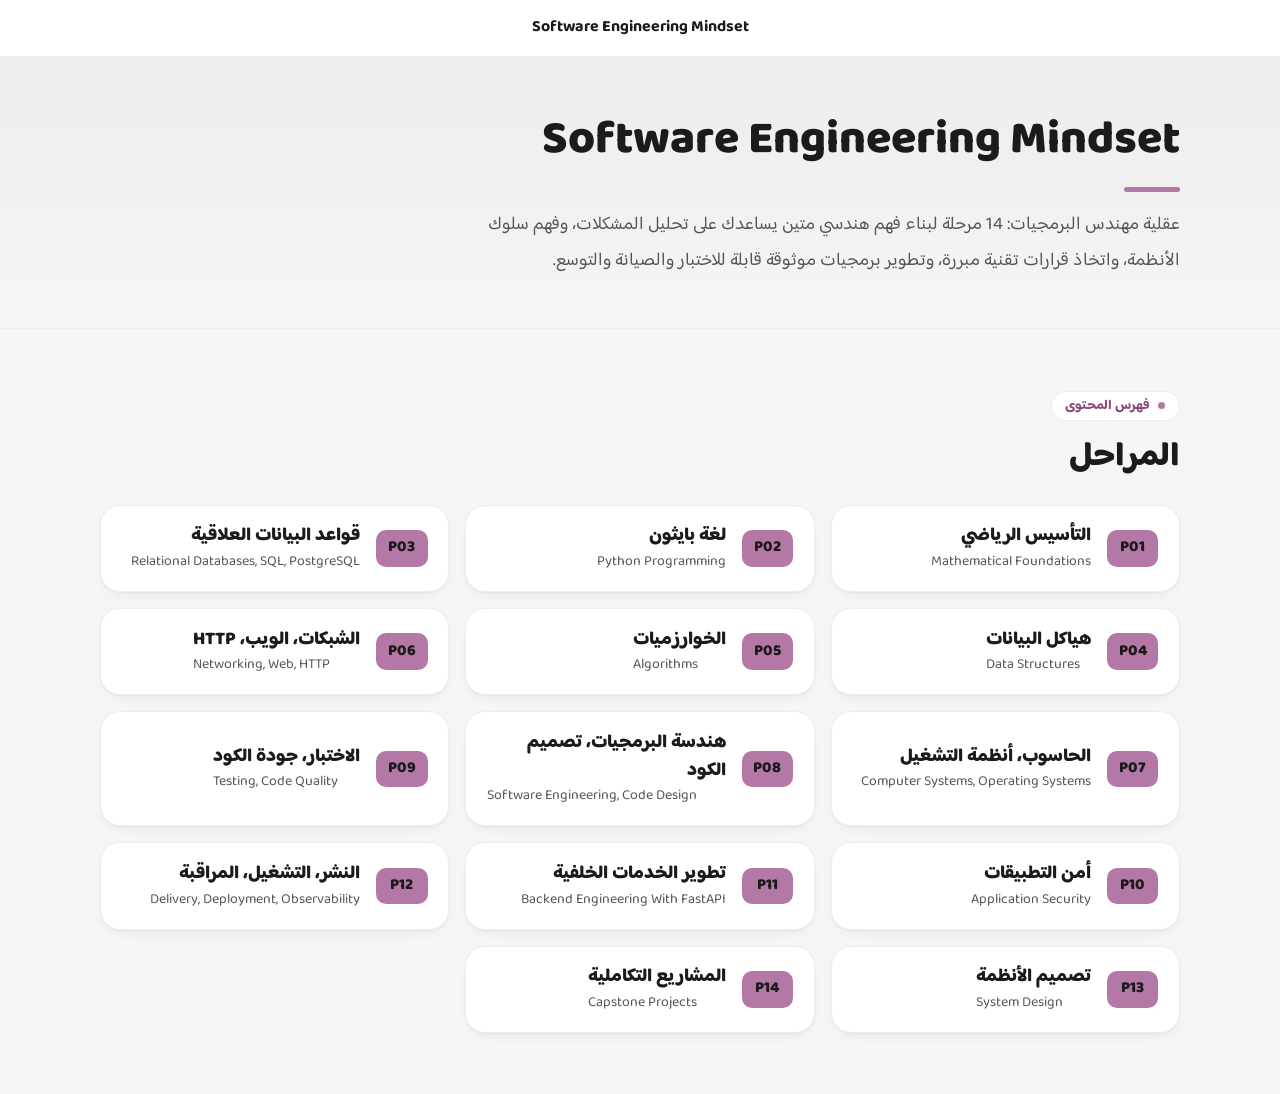
<file: index.html>
<!doctype html>
<html lang="ar" dir="rtl">
  <head>
    <meta charset="UTF-8" />
    <meta name="viewport" content="width=device-width, initial-scale=1.0" />
    <title>Software Engineering Mindset</title>

    <link rel="preconnect" href="https://fonts.googleapis.com" />
    <link rel="preconnect" href="https://fonts.gstatic.com" crossorigin />
    <link
      href="https://fonts.googleapis.com/css2?family=Baloo+Bhaijaan+2:wght@400;500;600;700;800&family=Fira+Code:wght@400;500&display=swap"
      rel="stylesheet"
    />
    <link rel="stylesheet" href="assets/style.css" />
  </head>

  <body>
    <div class="topbar">
      <div class="container container--wide topbar__inner">
        <span class="topbar__title" data-sync-title></span>
      </div>
    </div>

    <main>
      <header class="hero">
        <div class="container container--wide">
          <h1 class="hero__title">Software Engineering Mindset</h1>
          <p class="hero__lead">
            عقلية مهندس البرمجيات: 14 مرحلة لبناء فهم هندسي متين يساعدك على تحليل
            المشكلات، وفهم سلوك الأنظمة، واتخاذ قرارات تقنية مبررة، وتطوير برمجيات
            موثوقة قابلة للاختبار والصيانة والتوسع.
          </p>
        </div>
      </header>

      <section class="content-section" id="stages">
        <div class="container container--wide">
          <div class="content-section__eyebrow">فهرس المحتوى</div>
          <h2 class="content-section__title">المراحل</h2>

          <div class="stage-grid">
          <a class="stage-card" href="01-mathematical-foundations/index.html">
            <span class="stage-card__id">P01</span>
            <span>
              <span class="stage-card__title">التأسيس الرياضي</span>
              <span class="stage-card__en" dir="ltr">Mathematical Foundations</span>
            </span>
          </a>
          <a class="stage-card" href="02-python-programming/index.html">
            <span class="stage-card__id">P02</span>
            <span>
              <span class="stage-card__title">لغة بايثون</span>
              <span class="stage-card__en" dir="ltr">Python Programming</span>
            </span>
          </a>
          <a class="stage-card" href="03-relational-databases-postgresql/index.html">
            <span class="stage-card__id">P03</span>
            <span>
              <span class="stage-card__title">قواعد البيانات العلاقية</span>
              <span class="stage-card__en" dir="ltr">Relational Databases, SQL, PostgreSQL</span>
            </span>
          </a>
          <a class="stage-card" href="04-data-structures/index.html">
            <span class="stage-card__id">P04</span>
            <span>
              <span class="stage-card__title">هياكل البيانات</span>
              <span class="stage-card__en" dir="ltr">Data Structures</span>
            </span>
          </a>
          <a class="stage-card" href="05-algorithms/index.html">
            <span class="stage-card__id">P05</span>
            <span>
              <span class="stage-card__title">الخوارزميات</span>
              <span class="stage-card__en" dir="ltr">Algorithms</span>
            </span>
          </a>
          <a class="stage-card" href="06-networking-web-http/index.html">
            <span class="stage-card__id">P06</span>
            <span>
              <span class="stage-card__title">الشبكات، الويب، HTTP</span>
              <span class="stage-card__en" dir="ltr">Networking, Web, HTTP</span>
            </span>
          </a>
          <a class="stage-card" href="07-computer-systems-operating-systems/index.html">
            <span class="stage-card__id">P07</span>
            <span>
              <span class="stage-card__title">الحاسوب، أنظمة التشغيل</span>
              <span class="stage-card__en" dir="ltr">Computer Systems, Operating Systems</span>
            </span>
          </a>
          <a class="stage-card" href="08-software-engineering-code-design/index.html">
            <span class="stage-card__id">P08</span>
            <span>
              <span class="stage-card__title">هندسة البرمجيات، تصميم الكود</span>
              <span class="stage-card__en" dir="ltr">Software Engineering, Code Design</span>
            </span>
          </a>
          <a class="stage-card" href="09-testing-code-quality/index.html">
            <span class="stage-card__id">P09</span>
            <span>
              <span class="stage-card__title">الاختبار، جودة الكود</span>
              <span class="stage-card__en" dir="ltr">Testing, Code Quality</span>
            </span>
          </a>
          <a class="stage-card" href="10-application-security/index.html">
            <span class="stage-card__id">P10</span>
            <span>
              <span class="stage-card__title">أمن التطبيقات</span>
              <span class="stage-card__en" dir="ltr">Application Security</span>
            </span>
          </a>
          <a class="stage-card" href="11-backend-engineering-fastapi/index.html">
            <span class="stage-card__id">P11</span>
            <span>
              <span class="stage-card__title">تطوير الخدمات الخلفية</span>
              <span class="stage-card__en" dir="ltr">Backend Engineering With FastAPI</span>
            </span>
          </a>
          <a class="stage-card" href="12-delivery-deployment-observability/index.html">
            <span class="stage-card__id">P12</span>
            <span>
              <span class="stage-card__title">النشر، التشغيل، المراقبة</span>
              <span class="stage-card__en" dir="ltr">Delivery, Deployment, Observability</span>
            </span>
          </a>
          <a class="stage-card" href="13-system-design/index.html">
            <span class="stage-card__id">P13</span>
            <span>
              <span class="stage-card__title">تصميم الأنظمة</span>
              <span class="stage-card__en" dir="ltr">System Design</span>
            </span>
          </a>
          <a class="stage-card" href="14-capstone-projects/index.html">
            <span class="stage-card__id">P14</span>
            <span>
              <span class="stage-card__title">المشاريع التكاملية</span>
              <span class="stage-card__en" dir="ltr">Capstone Projects</span>
            </span>
          </a>
          </div>
        </div>
      </section>
    </main>

    <script src="assets/stage.js"></script>
  </body>
</html>
</file>
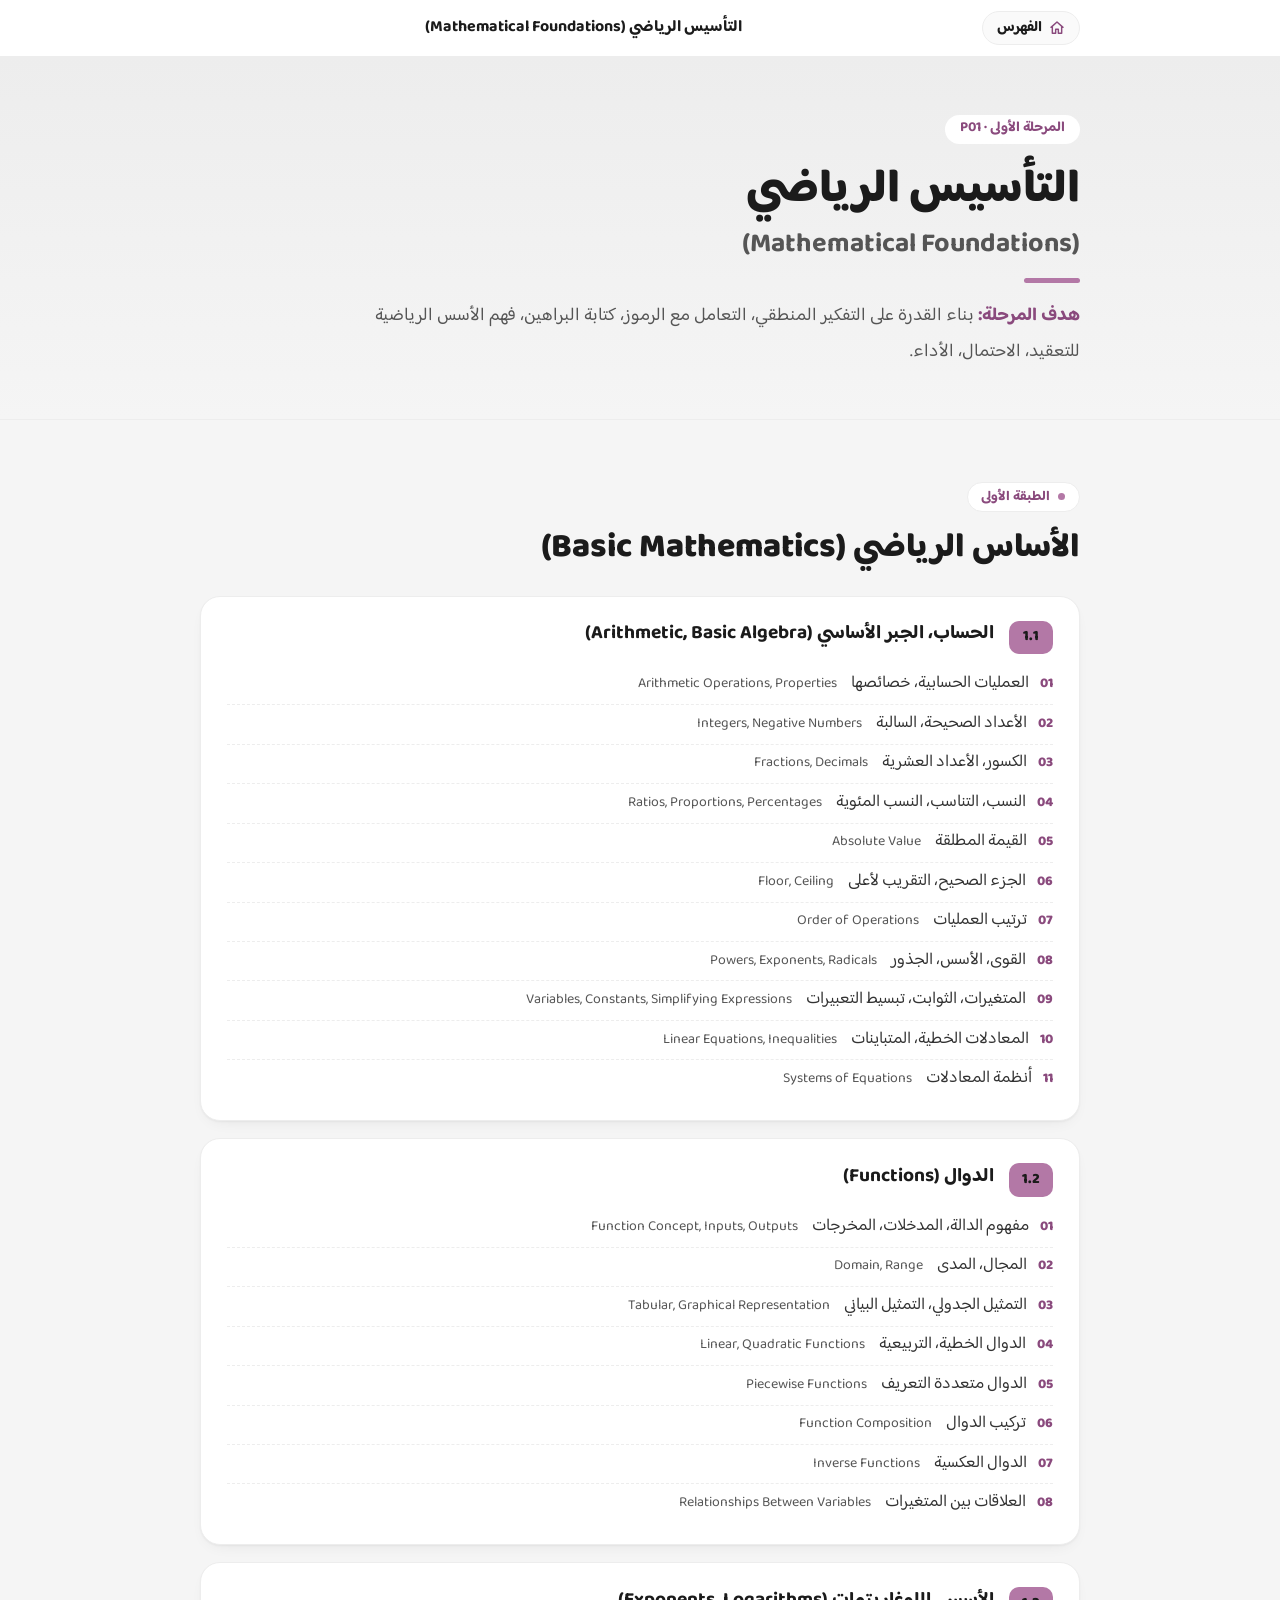
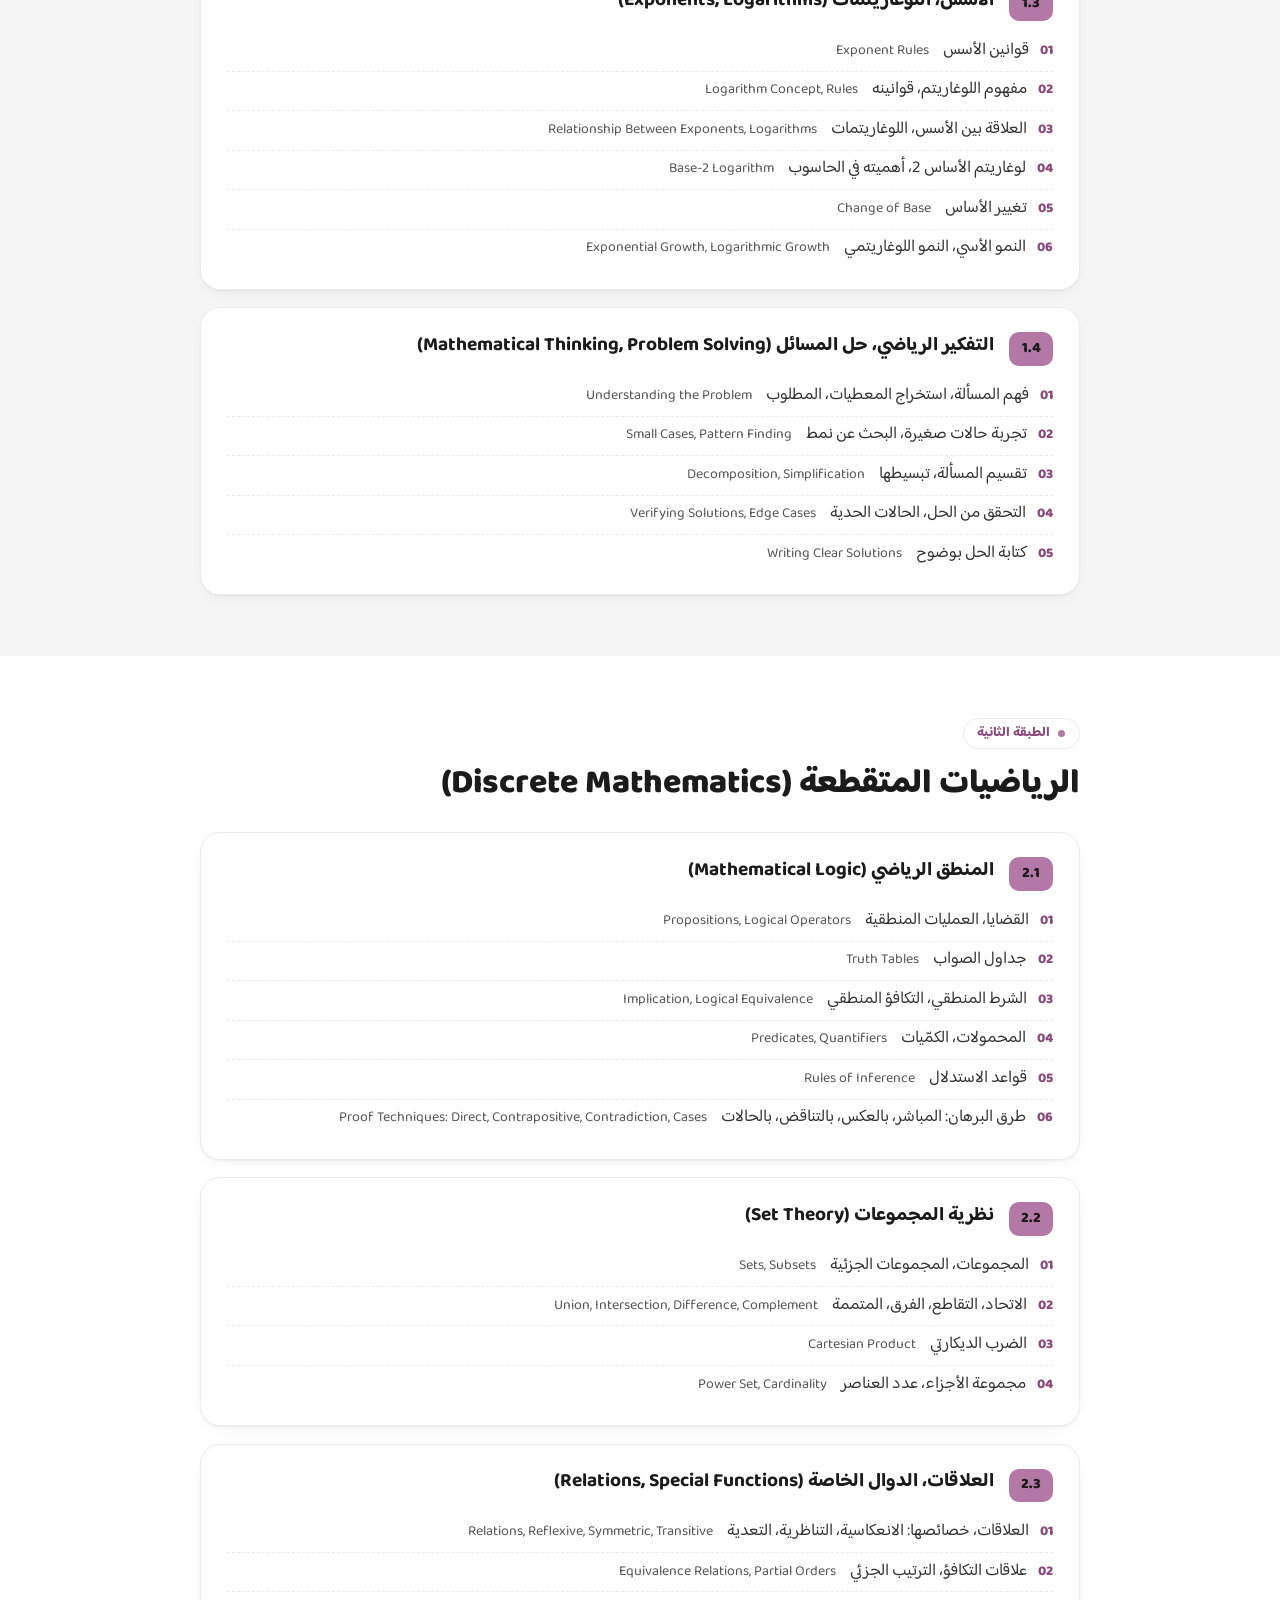
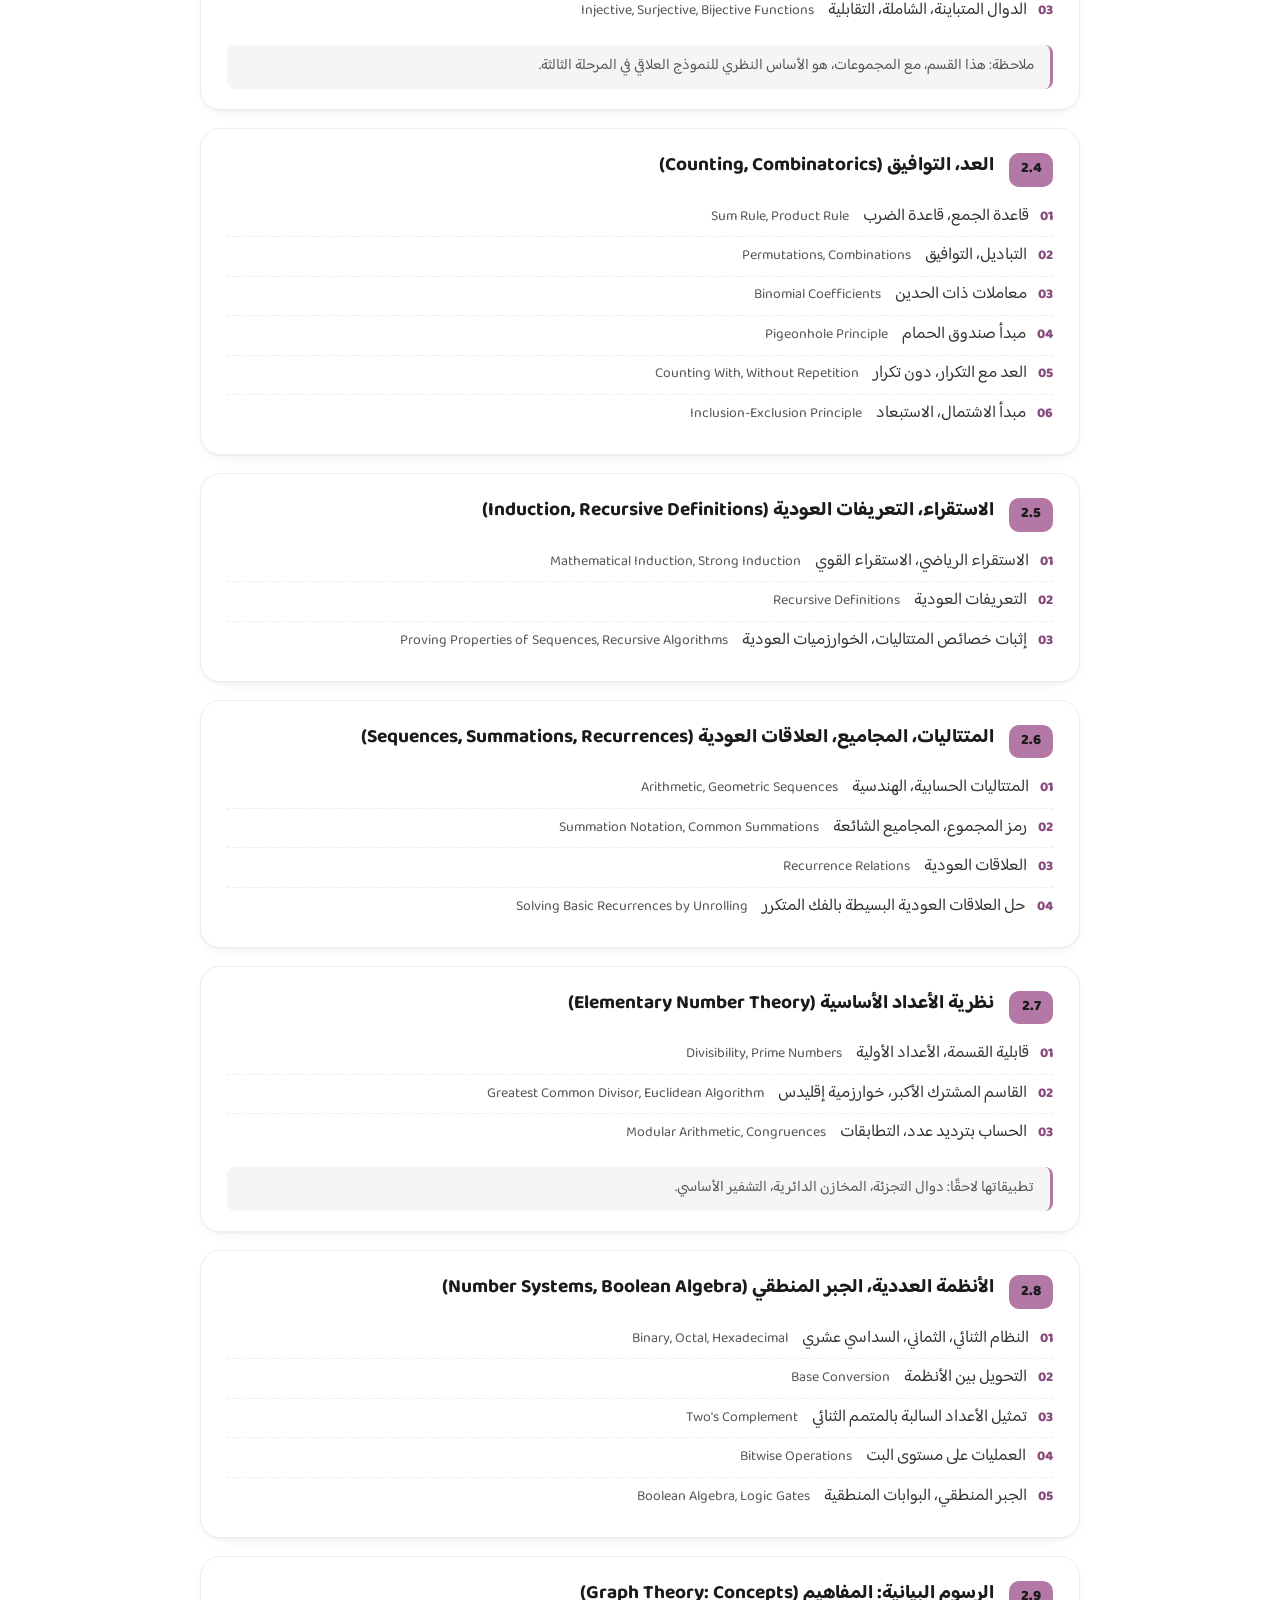
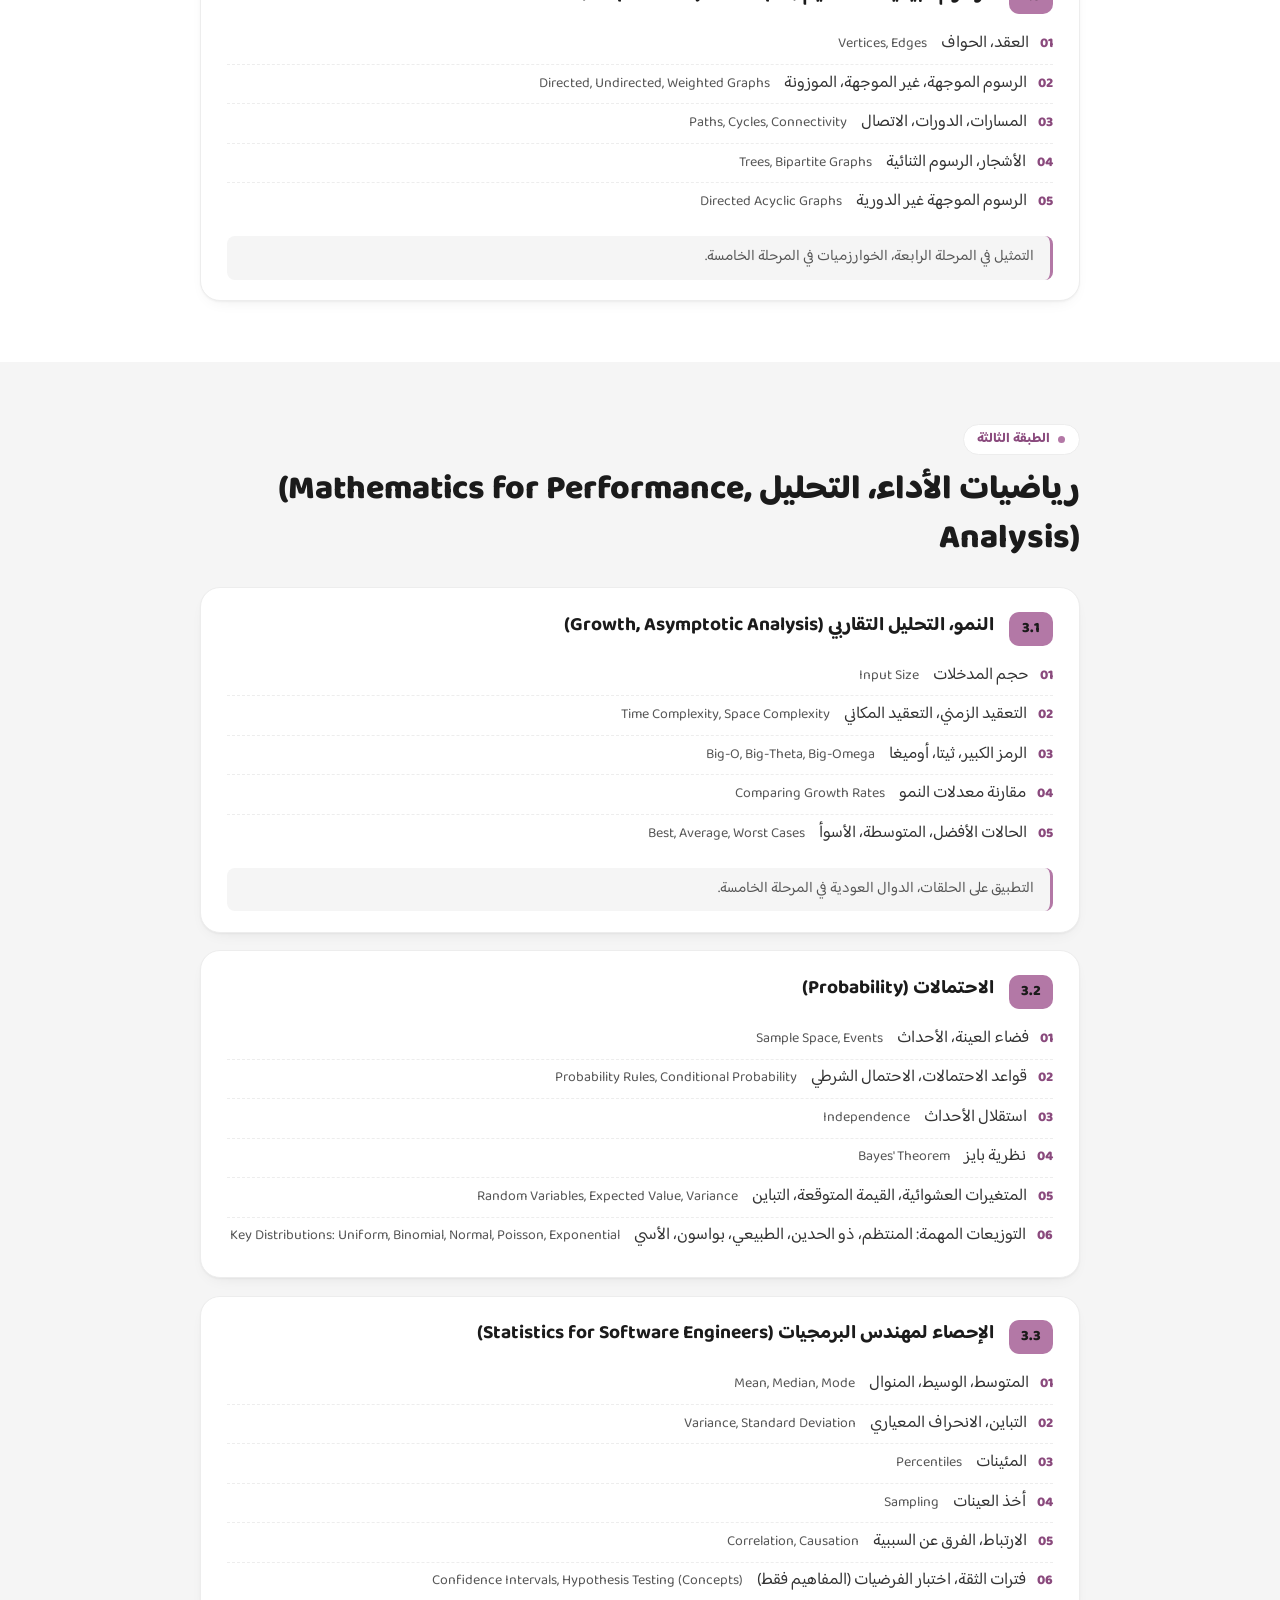
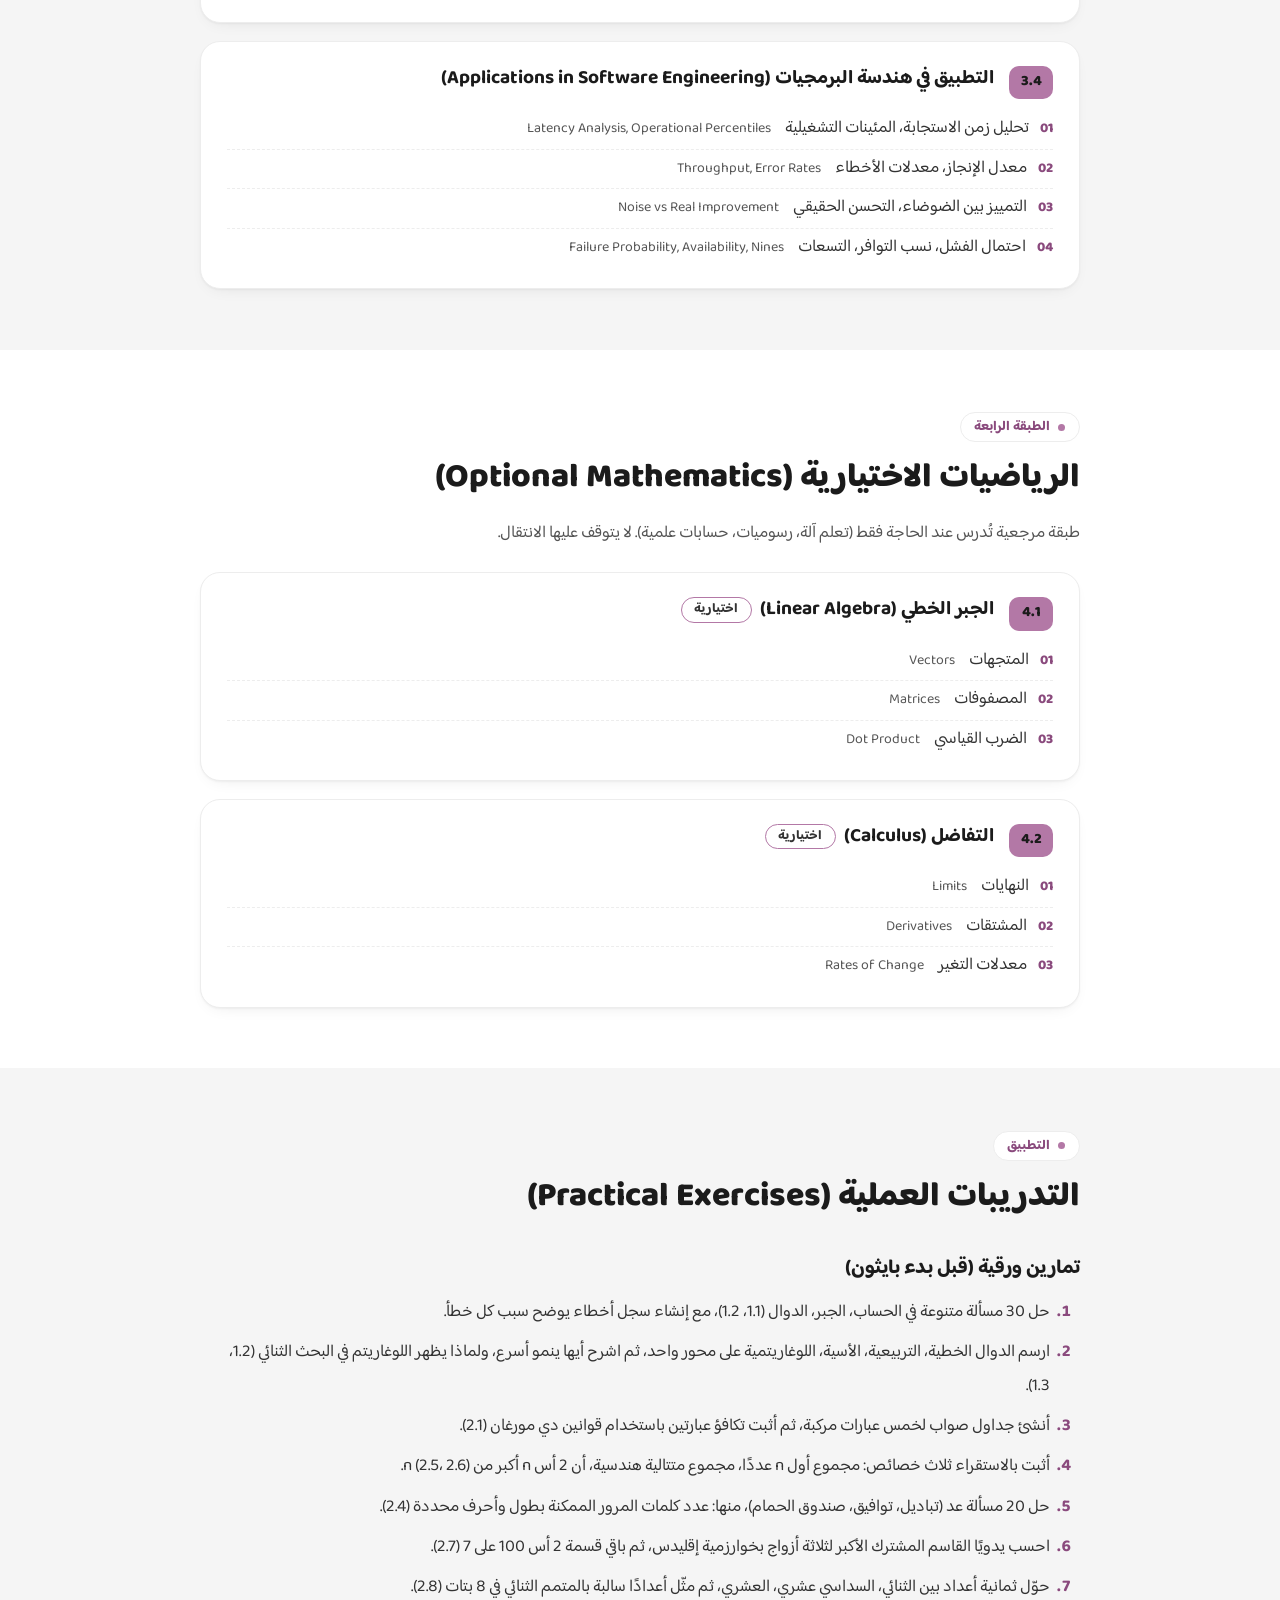
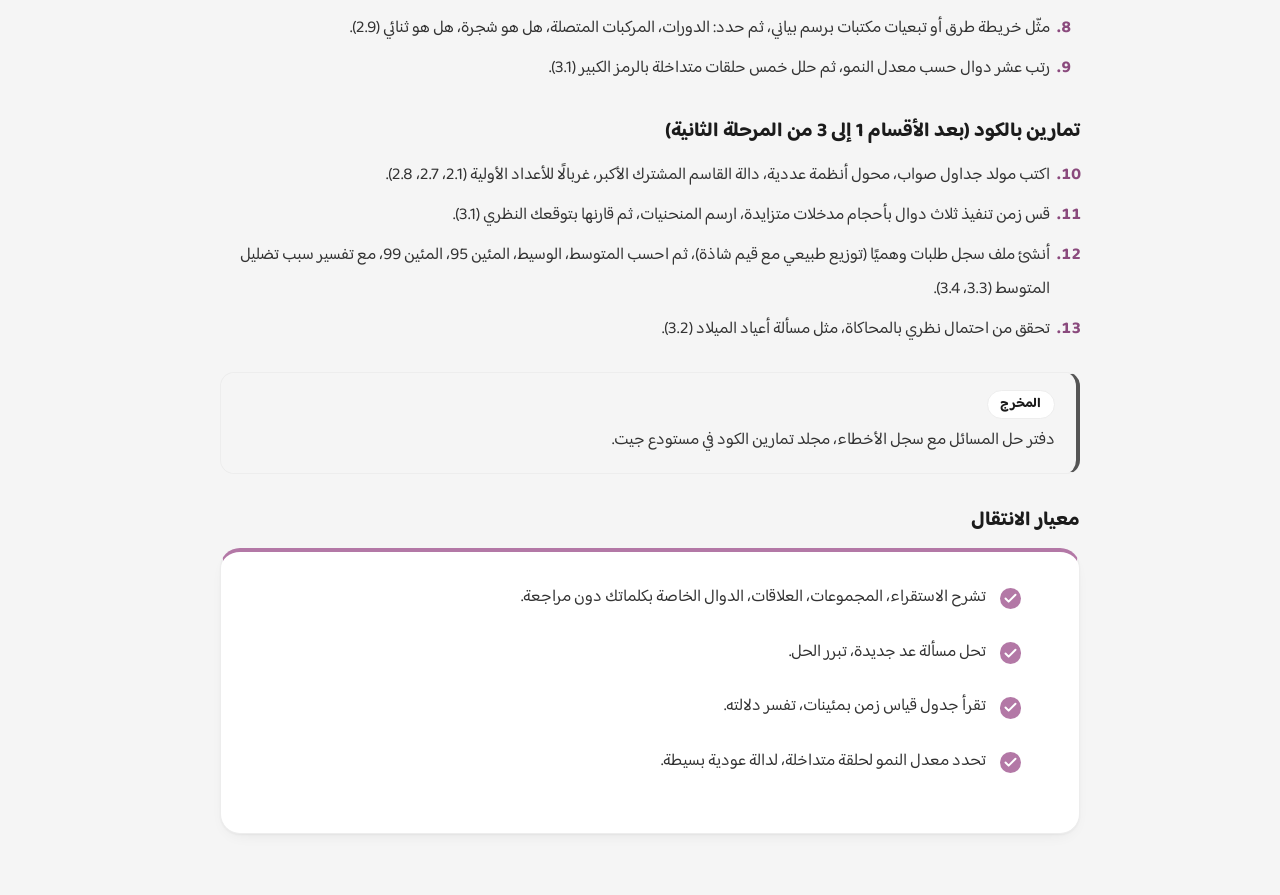
<file: 01-mathematical-foundations/index.html>
<!doctype html>
<html lang="ar" dir="rtl">
  <head>
    <meta charset="UTF-8" />
    <meta name="viewport" content="width=device-width, initial-scale=1.0" />
    <title>التأسيس الرياضي (Mathematical Foundations)</title>

    <link rel="preconnect" href="https://fonts.googleapis.com" />
    <link rel="preconnect" href="https://fonts.gstatic.com" crossorigin />
    <link
      href="https://fonts.googleapis.com/css2?family=Baloo+Bhaijaan+2:wght@400;500;600;700;800&family=Fira+Code:wght@400;500&display=swap"
      rel="stylesheet"
    />
    <link rel="stylesheet" href="../assets/style.css" />
  </head>

  <body>
    <div class="topbar">
      <div class="container topbar__inner">
        <a class="topbar__back" href="../index.html"><span>الفهرس</span></a>
        <span class="topbar__title" data-sync-title></span>
      </div>
    </div>

    <main>
      <header class="hero">
        <div class="container">
          <div class="hero__eyebrow">المرحلة الأولى · P01</div>
          <h1 class="hero__title">التأسيس الرياضي <span dir="ltr">(Mathematical Foundations)</span></h1>
          <p class="hero__lead"><strong>هدف المرحلة:</strong> بناء القدرة على التفكير المنطقي، التعامل مع الرموز، كتابة البراهين، فهم الأسس الرياضية للتعقيد، الاحتمال، الأداء.</p>
        </div>
      </header>

    <section class="content-section" id="layer-1">
      <div class="container">
        <div class="content-section__eyebrow">الطبقة الأولى</div>
        <h2 class="content-section__title">الأساس الرياضي <span dir="ltr">(Basic Mathematics)</span></h2>
        <div class="part-list">
        <article class="part-card" id="part-1-1">
          <header class="part-card__head">
            <span class="part-card__num">1.1</span>
            <h3 class="part-card__title"><a href="01-arithmetic-basic-algebra.html">الحساب، الجبر الأساسي <span dir="ltr">(Arithmetic, Basic Algebra)</span></a></h3>
          </header>
          <ul class="part-card__topics">
            <li><span class="topic-ar">العمليات الحسابية، خصائصها</span><span class="topic-en" dir="ltr">Arithmetic Operations, Properties</span></li>
            <li><span class="topic-ar">الأعداد الصحيحة، السالبة</span><span class="topic-en" dir="ltr">Integers, Negative Numbers</span></li>
            <li><span class="topic-ar">الكسور، الأعداد العشرية</span><span class="topic-en" dir="ltr">Fractions, Decimals</span></li>
            <li><span class="topic-ar">النسب، التناسب، النسب المئوية</span><span class="topic-en" dir="ltr">Ratios, Proportions, Percentages</span></li>
            <li><span class="topic-ar">القيمة المطلقة</span><span class="topic-en" dir="ltr">Absolute Value</span></li>
            <li><span class="topic-ar">الجزء الصحيح، التقريب لأعلى</span><span class="topic-en" dir="ltr">Floor, Ceiling</span></li>
            <li><span class="topic-ar">ترتيب العمليات</span><span class="topic-en" dir="ltr">Order of Operations</span></li>
            <li><span class="topic-ar">القوى، الأسس، الجذور</span><span class="topic-en" dir="ltr">Powers, Exponents, Radicals</span></li>
            <li><span class="topic-ar">المتغيرات، الثوابت، تبسيط التعبيرات</span><span class="topic-en" dir="ltr">Variables, Constants, Simplifying Expressions</span></li>
            <li><span class="topic-ar">المعادلات الخطية، المتباينات</span><span class="topic-en" dir="ltr">Linear Equations, Inequalities</span></li>
            <li><span class="topic-ar">أنظمة المعادلات</span><span class="topic-en" dir="ltr">Systems of Equations</span></li>
          </ul>
        </article>
        <article class="part-card" id="part-1-2">
          <header class="part-card__head">
            <span class="part-card__num">1.2</span>
            <h3 class="part-card__title"><a href="02-functions.html">الدوال <span dir="ltr">(Functions)</span></a></h3>
          </header>
          <ul class="part-card__topics">
            <li><span class="topic-ar">مفهوم الدالة، المدخلات، المخرجات</span><span class="topic-en" dir="ltr">Function Concept, Inputs, Outputs</span></li>
            <li><span class="topic-ar">المجال، المدى</span><span class="topic-en" dir="ltr">Domain, Range</span></li>
            <li><span class="topic-ar">التمثيل الجدولي، التمثيل البياني</span><span class="topic-en" dir="ltr">Tabular, Graphical Representation</span></li>
            <li><span class="topic-ar">الدوال الخطية، التربيعية</span><span class="topic-en" dir="ltr">Linear, Quadratic Functions</span></li>
            <li><span class="topic-ar">الدوال متعددة التعريف</span><span class="topic-en" dir="ltr">Piecewise Functions</span></li>
            <li><span class="topic-ar">تركيب الدوال</span><span class="topic-en" dir="ltr">Function Composition</span></li>
            <li><span class="topic-ar">الدوال العكسية</span><span class="topic-en" dir="ltr">Inverse Functions</span></li>
            <li><span class="topic-ar">العلاقات بين المتغيرات</span><span class="topic-en" dir="ltr">Relationships Between Variables</span></li>
          </ul>
        </article>
        <article class="part-card" id="part-1-3">
          <header class="part-card__head">
            <span class="part-card__num">1.3</span>
            <h3 class="part-card__title"><a href="03-exponents-logarithms.html">الأسس، اللوغاريتمات <span dir="ltr">(Exponents, Logarithms)</span></a></h3>
          </header>
          <ul class="part-card__topics">
            <li><span class="topic-ar">قوانين الأسس</span><span class="topic-en" dir="ltr">Exponent Rules</span></li>
            <li><span class="topic-ar">مفهوم اللوغاريتم، قوانينه</span><span class="topic-en" dir="ltr">Logarithm Concept, Rules</span></li>
            <li><span class="topic-ar">العلاقة بين الأسس، اللوغاريتمات</span><span class="topic-en" dir="ltr">Relationship Between Exponents, Logarithms</span></li>
            <li><span class="topic-ar">لوغاريتم الأساس 2، أهميته في الحاسوب</span><span class="topic-en" dir="ltr">Base-2 Logarithm</span></li>
            <li><span class="topic-ar">تغيير الأساس</span><span class="topic-en" dir="ltr">Change of Base</span></li>
            <li><span class="topic-ar">النمو الأسي، النمو اللوغاريتمي</span><span class="topic-en" dir="ltr">Exponential Growth, Logarithmic Growth</span></li>
          </ul>
        </article>
        <article class="part-card" id="part-1-4">
          <header class="part-card__head">
            <span class="part-card__num">1.4</span>
            <h3 class="part-card__title"><a href="04-mathematical-thinking-problem-solving.html">التفكير الرياضي، حل المسائل <span dir="ltr">(Mathematical Thinking, Problem Solving)</span></a></h3>
          </header>
          <ul class="part-card__topics">
            <li><span class="topic-ar">فهم المسألة، استخراج المعطيات، المطلوب</span><span class="topic-en" dir="ltr">Understanding the Problem</span></li>
            <li><span class="topic-ar">تجربة حالات صغيرة، البحث عن نمط</span><span class="topic-en" dir="ltr">Small Cases, Pattern Finding</span></li>
            <li><span class="topic-ar">تقسيم المسألة، تبسيطها</span><span class="topic-en" dir="ltr">Decomposition, Simplification</span></li>
            <li><span class="topic-ar">التحقق من الحل، الحالات الحدية</span><span class="topic-en" dir="ltr">Verifying Solutions, Edge Cases</span></li>
            <li><span class="topic-ar">كتابة الحل بوضوح</span><span class="topic-en" dir="ltr">Writing Clear Solutions</span></li>
          </ul>
        </article>
        </div>
      </div>
    </section>
    <section class="content-section" id="layer-2">
      <div class="container">
        <div class="content-section__eyebrow">الطبقة الثانية</div>
        <h2 class="content-section__title">الرياضيات المتقطعة <span dir="ltr">(Discrete Mathematics)</span></h2>
        <div class="part-list">
        <article class="part-card" id="part-2-1">
          <header class="part-card__head">
            <span class="part-card__num">2.1</span>
            <h3 class="part-card__title"><a href="05-mathematical-logic.html">المنطق الرياضي <span dir="ltr">(Mathematical Logic)</span></a></h3>
          </header>
          <ul class="part-card__topics">
            <li><span class="topic-ar">القضايا، العمليات المنطقية</span><span class="topic-en" dir="ltr">Propositions, Logical Operators</span></li>
            <li><span class="topic-ar">جداول الصواب</span><span class="topic-en" dir="ltr">Truth Tables</span></li>
            <li><span class="topic-ar">الشرط المنطقي، التكافؤ المنطقي</span><span class="topic-en" dir="ltr">Implication, Logical Equivalence</span></li>
            <li><span class="topic-ar">المحمولات، الكمّيات</span><span class="topic-en" dir="ltr">Predicates, Quantifiers</span></li>
            <li><span class="topic-ar">قواعد الاستدلال</span><span class="topic-en" dir="ltr">Rules of Inference</span></li>
            <li><span class="topic-ar">طرق البرهان: المباشر، بالعكس، بالتناقض، بالحالات</span><span class="topic-en" dir="ltr">Proof Techniques: Direct, Contrapositive, Contradiction, Cases</span></li>
          </ul>
        </article>
        <article class="part-card" id="part-2-2">
          <header class="part-card__head">
            <span class="part-card__num">2.2</span>
            <h3 class="part-card__title"><a href="06-set-theory.html">نظرية المجموعات <span dir="ltr">(Set Theory)</span></a></h3>
          </header>
          <ul class="part-card__topics">
            <li><span class="topic-ar">المجموعات، المجموعات الجزئية</span><span class="topic-en" dir="ltr">Sets, Subsets</span></li>
            <li><span class="topic-ar">الاتحاد، التقاطع، الفرق، المتممة</span><span class="topic-en" dir="ltr">Union, Intersection, Difference, Complement</span></li>
            <li><span class="topic-ar">الضرب الديكارتي</span><span class="topic-en" dir="ltr">Cartesian Product</span></li>
            <li><span class="topic-ar">مجموعة الأجزاء، عدد العناصر</span><span class="topic-en" dir="ltr">Power Set, Cardinality</span></li>
          </ul>
        </article>
        <article class="part-card" id="part-2-3">
          <header class="part-card__head">
            <span class="part-card__num">2.3</span>
            <h3 class="part-card__title"><a href="07-relations-special-functions.html">العلاقات، الدوال الخاصة <span dir="ltr">(Relations, Special Functions)</span></a></h3>
          </header>
          <ul class="part-card__topics">
            <li><span class="topic-ar">العلاقات، خصائصها: الانعكاسية، التناظرية، التعدية</span><span class="topic-en" dir="ltr">Relations, Reflexive, Symmetric, Transitive</span></li>
            <li><span class="topic-ar">علاقات التكافؤ، الترتيب الجزئي</span><span class="topic-en" dir="ltr">Equivalence Relations, Partial Orders</span></li>
            <li><span class="topic-ar">الدوال المتباينة، الشاملة، التقابلية</span><span class="topic-en" dir="ltr">Injective, Surjective, Bijective Functions</span></li>
          </ul>
          <p class="part-card__note">ملاحظة: هذا القسم، مع المجموعات، هو الأساس النظري للنموذج العلاقي في المرحلة الثالثة.</p>
        </article>
        <article class="part-card" id="part-2-4">
          <header class="part-card__head">
            <span class="part-card__num">2.4</span>
            <h3 class="part-card__title"><a href="08-counting-combinatorics.html">العد، التوافيق <span dir="ltr">(Counting, Combinatorics)</span></a></h3>
          </header>
          <ul class="part-card__topics">
            <li><span class="topic-ar">قاعدة الجمع، قاعدة الضرب</span><span class="topic-en" dir="ltr">Sum Rule, Product Rule</span></li>
            <li><span class="topic-ar">التباديل، التوافيق</span><span class="topic-en" dir="ltr">Permutations, Combinations</span></li>
            <li><span class="topic-ar">معاملات ذات الحدين</span><span class="topic-en" dir="ltr">Binomial Coefficients</span></li>
            <li><span class="topic-ar">مبدأ صندوق الحمام</span><span class="topic-en" dir="ltr">Pigeonhole Principle</span></li>
            <li><span class="topic-ar">العد مع التكرار، دون تكرار</span><span class="topic-en" dir="ltr">Counting With, Without Repetition</span></li>
            <li><span class="topic-ar">مبدأ الاشتمال، الاستبعاد</span><span class="topic-en" dir="ltr">Inclusion-Exclusion Principle</span></li>
          </ul>
        </article>
        <article class="part-card" id="part-2-5">
          <header class="part-card__head">
            <span class="part-card__num">2.5</span>
            <h3 class="part-card__title"><a href="09-induction-recursive-definitions.html">الاستقراء، التعريفات العودية <span dir="ltr">(Induction, Recursive Definitions)</span></a></h3>
          </header>
          <ul class="part-card__topics">
            <li><span class="topic-ar">الاستقراء الرياضي، الاستقراء القوي</span><span class="topic-en" dir="ltr">Mathematical Induction, Strong Induction</span></li>
            <li><span class="topic-ar">التعريفات العودية</span><span class="topic-en" dir="ltr">Recursive Definitions</span></li>
            <li><span class="topic-ar">إثبات خصائص المتتاليات، الخوارزميات العودية</span><span class="topic-en" dir="ltr">Proving Properties of Sequences, Recursive Algorithms</span></li>
          </ul>
        </article>
        <article class="part-card" id="part-2-6">
          <header class="part-card__head">
            <span class="part-card__num">2.6</span>
            <h3 class="part-card__title"><a href="10-sequences-summations-recurrences.html">المتتاليات، المجاميع، العلاقات العودية <span dir="ltr">(Sequences, Summations, Recurrences)</span></a></h3>
          </header>
          <ul class="part-card__topics">
            <li><span class="topic-ar">المتتاليات الحسابية، الهندسية</span><span class="topic-en" dir="ltr">Arithmetic, Geometric Sequences</span></li>
            <li><span class="topic-ar">رمز المجموع، المجاميع الشائعة</span><span class="topic-en" dir="ltr">Summation Notation, Common Summations</span></li>
            <li><span class="topic-ar">العلاقات العودية</span><span class="topic-en" dir="ltr">Recurrence Relations</span></li>
            <li><span class="topic-ar">حل العلاقات العودية البسيطة بالفك المتكرر</span><span class="topic-en" dir="ltr">Solving Basic Recurrences by Unrolling</span></li>
          </ul>
        </article>
        <article class="part-card" id="part-2-7">
          <header class="part-card__head">
            <span class="part-card__num">2.7</span>
            <h3 class="part-card__title"><a href="11-elementary-number-theory.html">نظرية الأعداد الأساسية <span dir="ltr">(Elementary Number Theory)</span></a></h3>
          </header>
          <ul class="part-card__topics">
            <li><span class="topic-ar">قابلية القسمة، الأعداد الأولية</span><span class="topic-en" dir="ltr">Divisibility, Prime Numbers</span></li>
            <li><span class="topic-ar">القاسم المشترك الأكبر، خوارزمية إقليدس</span><span class="topic-en" dir="ltr">Greatest Common Divisor, Euclidean Algorithm</span></li>
            <li><span class="topic-ar">الحساب بترديد عدد، التطابقات</span><span class="topic-en" dir="ltr">Modular Arithmetic, Congruences</span></li>
          </ul>
          <p class="part-card__note">تطبيقاتها لاحقًا: دوال التجزئة، المخازن الدائرية، التشفير الأساسي.</p>
        </article>
        <article class="part-card" id="part-2-8">
          <header class="part-card__head">
            <span class="part-card__num">2.8</span>
            <h3 class="part-card__title"><a href="12-number-systems-boolean-algebra.html">الأنظمة العددية، الجبر المنطقي <span dir="ltr">(Number Systems, Boolean Algebra)</span></a></h3>
          </header>
          <ul class="part-card__topics">
            <li><span class="topic-ar">النظام الثنائي، الثماني، السداسي عشري</span><span class="topic-en" dir="ltr">Binary, Octal, Hexadecimal</span></li>
            <li><span class="topic-ar">التحويل بين الأنظمة</span><span class="topic-en" dir="ltr">Base Conversion</span></li>
            <li><span class="topic-ar">تمثيل الأعداد السالبة بالمتمم الثنائي</span><span class="topic-en" dir="ltr">Two&#x27;s Complement</span></li>
            <li><span class="topic-ar">العمليات على مستوى البت</span><span class="topic-en" dir="ltr">Bitwise Operations</span></li>
            <li><span class="topic-ar">الجبر المنطقي، البوابات المنطقية</span><span class="topic-en" dir="ltr">Boolean Algebra, Logic Gates</span></li>
          </ul>
        </article>
        <article class="part-card" id="part-2-9">
          <header class="part-card__head">
            <span class="part-card__num">2.9</span>
            <h3 class="part-card__title"><a href="13-graph-theory-concepts.html">الرسوم البيانية: المفاهيم <span dir="ltr">(Graph Theory: Concepts)</span></a></h3>
          </header>
          <ul class="part-card__topics">
            <li><span class="topic-ar">العقد، الحواف</span><span class="topic-en" dir="ltr">Vertices, Edges</span></li>
            <li><span class="topic-ar">الرسوم الموجهة، غير الموجهة، الموزونة</span><span class="topic-en" dir="ltr">Directed, Undirected, Weighted Graphs</span></li>
            <li><span class="topic-ar">المسارات، الدورات، الاتصال</span><span class="topic-en" dir="ltr">Paths, Cycles, Connectivity</span></li>
            <li><span class="topic-ar">الأشجار، الرسوم الثنائية</span><span class="topic-en" dir="ltr">Trees, Bipartite Graphs</span></li>
            <li><span class="topic-ar">الرسوم الموجهة غير الدورية</span><span class="topic-en" dir="ltr">Directed Acyclic Graphs</span></li>
          </ul>
          <p class="part-card__note">التمثيل في المرحلة الرابعة، الخوارزميات في المرحلة الخامسة.</p>
        </article>
        </div>
      </div>
    </section>
    <section class="content-section" id="layer-3">
      <div class="container">
        <div class="content-section__eyebrow">الطبقة الثالثة</div>
        <h2 class="content-section__title">رياضيات الأداء، التحليل <span dir="ltr">(Mathematics for Performance, Analysis)</span></h2>
        <div class="part-list">
        <article class="part-card" id="part-3-1">
          <header class="part-card__head">
            <span class="part-card__num">3.1</span>
            <h3 class="part-card__title"><a href="14-growth-asymptotic-analysis.html">النمو، التحليل التقاربي <span dir="ltr">(Growth, Asymptotic Analysis)</span></a></h3>
          </header>
          <ul class="part-card__topics">
            <li><span class="topic-ar">حجم المدخلات</span><span class="topic-en" dir="ltr">Input Size</span></li>
            <li><span class="topic-ar">التعقيد الزمني، التعقيد المكاني</span><span class="topic-en" dir="ltr">Time Complexity, Space Complexity</span></li>
            <li><span class="topic-ar">الرمز الكبير، ثيتا، أوميغا</span><span class="topic-en" dir="ltr">Big-O, Big-Theta, Big-Omega</span></li>
            <li><span class="topic-ar">مقارنة معدلات النمو</span><span class="topic-en" dir="ltr">Comparing Growth Rates</span></li>
            <li><span class="topic-ar">الحالات الأفضل، المتوسطة، الأسوأ</span><span class="topic-en" dir="ltr">Best, Average, Worst Cases</span></li>
          </ul>
          <p class="part-card__note">التطبيق على الحلقات، الدوال العودية في المرحلة الخامسة.</p>
        </article>
        <article class="part-card" id="part-3-2">
          <header class="part-card__head">
            <span class="part-card__num">3.2</span>
            <h3 class="part-card__title"><a href="15-probability.html">الاحتمالات <span dir="ltr">(Probability)</span></a></h3>
          </header>
          <ul class="part-card__topics">
            <li><span class="topic-ar">فضاء العينة، الأحداث</span><span class="topic-en" dir="ltr">Sample Space, Events</span></li>
            <li><span class="topic-ar">قواعد الاحتمالات، الاحتمال الشرطي</span><span class="topic-en" dir="ltr">Probability Rules, Conditional Probability</span></li>
            <li><span class="topic-ar">استقلال الأحداث</span><span class="topic-en" dir="ltr">Independence</span></li>
            <li><span class="topic-ar">نظرية بايز</span><span class="topic-en" dir="ltr">Bayes&#x27; Theorem</span></li>
            <li><span class="topic-ar">المتغيرات العشوائية، القيمة المتوقعة، التباين</span><span class="topic-en" dir="ltr">Random Variables, Expected Value, Variance</span></li>
            <li><span class="topic-ar">التوزيعات المهمة: المنتظم، ذو الحدين، الطبيعي، بواسون، الأسي</span><span class="topic-en" dir="ltr">Key Distributions: Uniform, Binomial, Normal, Poisson, Exponential</span></li>
          </ul>
        </article>
        <article class="part-card" id="part-3-3">
          <header class="part-card__head">
            <span class="part-card__num">3.3</span>
            <h3 class="part-card__title"><a href="16-statistics-software-engineers.html">الإحصاء لمهندس البرمجيات <span dir="ltr">(Statistics for Software Engineers)</span></a></h3>
          </header>
          <ul class="part-card__topics">
            <li><span class="topic-ar">المتوسط، الوسيط، المنوال</span><span class="topic-en" dir="ltr">Mean, Median, Mode</span></li>
            <li><span class="topic-ar">التباين، الانحراف المعياري</span><span class="topic-en" dir="ltr">Variance, Standard Deviation</span></li>
            <li><span class="topic-ar">المئينات</span><span class="topic-en" dir="ltr">Percentiles</span></li>
            <li><span class="topic-ar">أخذ العينات</span><span class="topic-en" dir="ltr">Sampling</span></li>
            <li><span class="topic-ar">الارتباط، الفرق عن السببية</span><span class="topic-en" dir="ltr">Correlation, Causation</span></li>
            <li><span class="topic-ar">فترات الثقة، اختبار الفرضيات (المفاهيم فقط)</span><span class="topic-en" dir="ltr">Confidence Intervals, Hypothesis Testing (Concepts)</span></li>
          </ul>
        </article>
        <article class="part-card" id="part-3-4">
          <header class="part-card__head">
            <span class="part-card__num">3.4</span>
            <h3 class="part-card__title"><a href="17-applications-software-engineering.html">التطبيق في هندسة البرمجيات <span dir="ltr">(Applications in Software Engineering)</span></a></h3>
          </header>
          <ul class="part-card__topics">
            <li><span class="topic-ar">تحليل زمن الاستجابة، المئينات التشغيلية</span><span class="topic-en" dir="ltr">Latency Analysis, Operational Percentiles</span></li>
            <li><span class="topic-ar">معدل الإنجاز، معدلات الأخطاء</span><span class="topic-en" dir="ltr">Throughput, Error Rates</span></li>
            <li><span class="topic-ar">التمييز بين الضوضاء، التحسن الحقيقي</span><span class="topic-en" dir="ltr">Noise vs Real Improvement</span></li>
            <li><span class="topic-ar">احتمال الفشل، نسب التوافر، التسعات</span><span class="topic-en" dir="ltr">Failure Probability, Availability, Nines</span></li>
          </ul>
        </article>
        </div>
      </div>
    </section>
    <section class="content-section" id="layer-4">
      <div class="container">
        <div class="content-section__eyebrow">الطبقة الرابعة</div>
        <h2 class="content-section__title">الرياضيات الاختيارية <span dir="ltr">(Optional Mathematics)</span></h2>
      <p class="layer-note">طبقة مرجعية تُدرس عند الحاجة فقط (تعلم آلة، رسوميات، حسابات علمية). لا يتوقف عليها الانتقال.</p>
        <div class="part-list">
        <article class="part-card" id="part-4-1">
          <header class="part-card__head">
            <span class="part-card__num">4.1</span>
            <h3 class="part-card__title"><a href="18-linear-algebra.html">الجبر الخطي <span dir="ltr">(Linear Algebra)</span></a><span class="chip chip--optional">اختيارية</span></h3>
          </header>
          <ul class="part-card__topics">
            <li><span class="topic-ar">المتجهات</span><span class="topic-en" dir="ltr">Vectors</span></li>
            <li><span class="topic-ar">المصفوفات</span><span class="topic-en" dir="ltr">Matrices</span></li>
            <li><span class="topic-ar">الضرب القياسي</span><span class="topic-en" dir="ltr">Dot Product</span></li>
          </ul>
        </article>
        <article class="part-card" id="part-4-2">
          <header class="part-card__head">
            <span class="part-card__num">4.2</span>
            <h3 class="part-card__title"><a href="19-calculus.html">التفاضل <span dir="ltr">(Calculus)</span></a><span class="chip chip--optional">اختيارية</span></h3>
          </header>
          <ul class="part-card__topics">
            <li><span class="topic-ar">النهايات</span><span class="topic-en" dir="ltr">Limits</span></li>
            <li><span class="topic-ar">المشتقات</span><span class="topic-en" dir="ltr">Derivatives</span></li>
            <li><span class="topic-ar">معدلات التغير</span><span class="topic-en" dir="ltr">Rates of Change</span></li>
          </ul>
        </article>
        </div>
      </div>
    </section>
    <section class="content-section" id="exercises">
      <div class="container">
        <div class="content-section__eyebrow">التطبيق</div>
        <h2 class="content-section__title">التدريبات العملية (Practical Exercises)</h2>
        <div class="article-content">
        <h3>تمارين ورقية (قبل بدء بايثون)</h3>
        <ol>
          <li>حل 30 مسألة متنوعة في الحساب، الجبر، الدوال (1.1، 1.2)، مع إنشاء سجل أخطاء يوضح سبب كل خطأ.</li>
          <li>ارسم الدوال الخطية، التربيعية، الأسية، اللوغاريتمية على محور واحد، ثم اشرح أيها ينمو أسرع، ولماذا يظهر اللوغاريتم في البحث الثنائي (1.2، 1.3).</li>
          <li>أنشئ جداول صواب لخمس عبارات مركبة، ثم أثبت تكافؤ عبارتين باستخدام قوانين دي مورغان (2.1).</li>
          <li>أثبت بالاستقراء ثلاث خصائص: مجموع أول n عددًا، مجموع متتالية هندسية، أن 2 أس n أكبر من n (2.5، 2.6).</li>
          <li>حل 20 مسألة عد (تباديل، توافيق، صندوق الحمام)، منها: عدد كلمات المرور الممكنة بطول وأحرف محددة (2.4).</li>
          <li>احسب يدويًا القاسم المشترك الأكبر لثلاثة أزواج بخوارزمية إقليدس، ثم باقي قسمة 2 أس 100 على 7 (2.7).</li>
          <li>حوّل ثمانية أعداد بين الثنائي، السداسي عشري، العشري، ثم مثّل أعدادًا سالبة بالمتمم الثنائي في 8 بتات (2.8).</li>
          <li>مثّل خريطة طرق أو تبعيات مكتبات برسم بياني، ثم حدد: الدورات، المركبات المتصلة، هل هو شجرة، هل هو ثنائي (2.9).</li>
          <li>رتب عشر دوال حسب معدل النمو، ثم حلل خمس حلقات متداخلة بالرمز الكبير (3.1).</li>
        </ol>
        <h3>تمارين بالكود (بعد الأقسام 1 إلى 3 من المرحلة الثانية)</h3>
        <ol start="10">
          <li>اكتب مولد جداول صواب، محول أنظمة عددية، دالة القاسم المشترك الأكبر، غربالًا للأعداد الأولية (2.1، 2.7، 2.8).</li>
          <li>قس زمن تنفيذ ثلاث دوال بأحجام مدخلات متزايدة، ارسم المنحنيات، ثم قارنها بتوقعك النظري (3.1).</li>
          <li>أنشئ ملف سجل طلبات وهميًا (توزيع طبيعي مع قيم شاذة)، ثم احسب المتوسط، الوسيط، المئين 95، المئين 99، مع تفسير سبب تضليل المتوسط (3.3، 3.4).</li>
          <li>تحقق من احتمال نظري بالمحاكاة، مثل مسألة أعياد الميلاد (3.2).</li>
        </ol>
        <div class="callout callout--note">
          <span class="callout__label">المخرج</span>
          <p>دفتر حل المسائل مع سجل الأخطاء، مجلد تمارين الكود في مستودع جيت.</p>
        </div>
        <h3>معيار الانتقال</h3>
        <div class="summary-card">
          <ul class="check-list">
            <li>تشرح الاستقراء، المجموعات، العلاقات، الدوال الخاصة بكلماتك دون مراجعة.</li>
            <li>تحل مسألة عد جديدة، تبرر الحل.</li>
            <li>تقرأ جدول قياس زمن بمئينات، تفسر دلالته.</li>
            <li>تحدد معدل النمو لحلقة متداخلة، لدالة عودية بسيطة.</li>
          </ul>
        </div>
        </div>
      </div>
    </section>
    </main>

    <script src="../assets/stage.js"></script>
  </body>
</html>
</file>
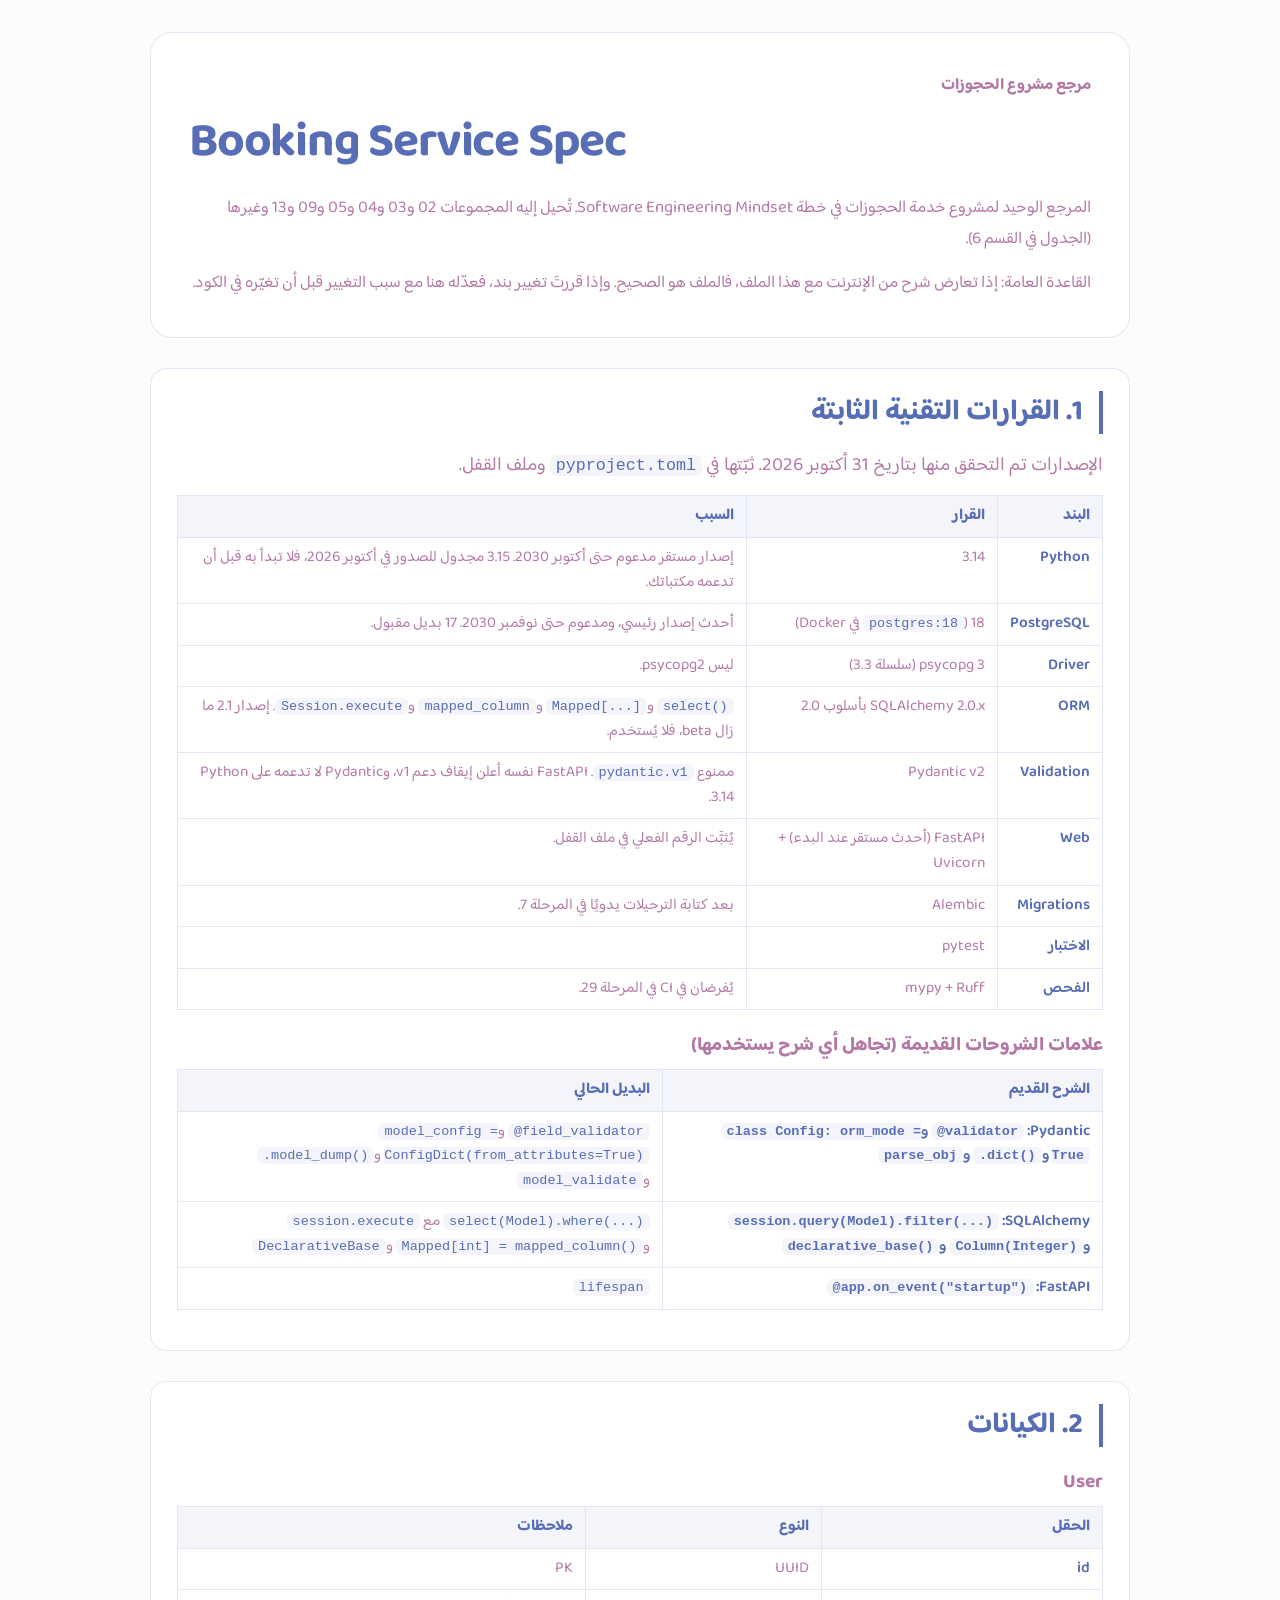
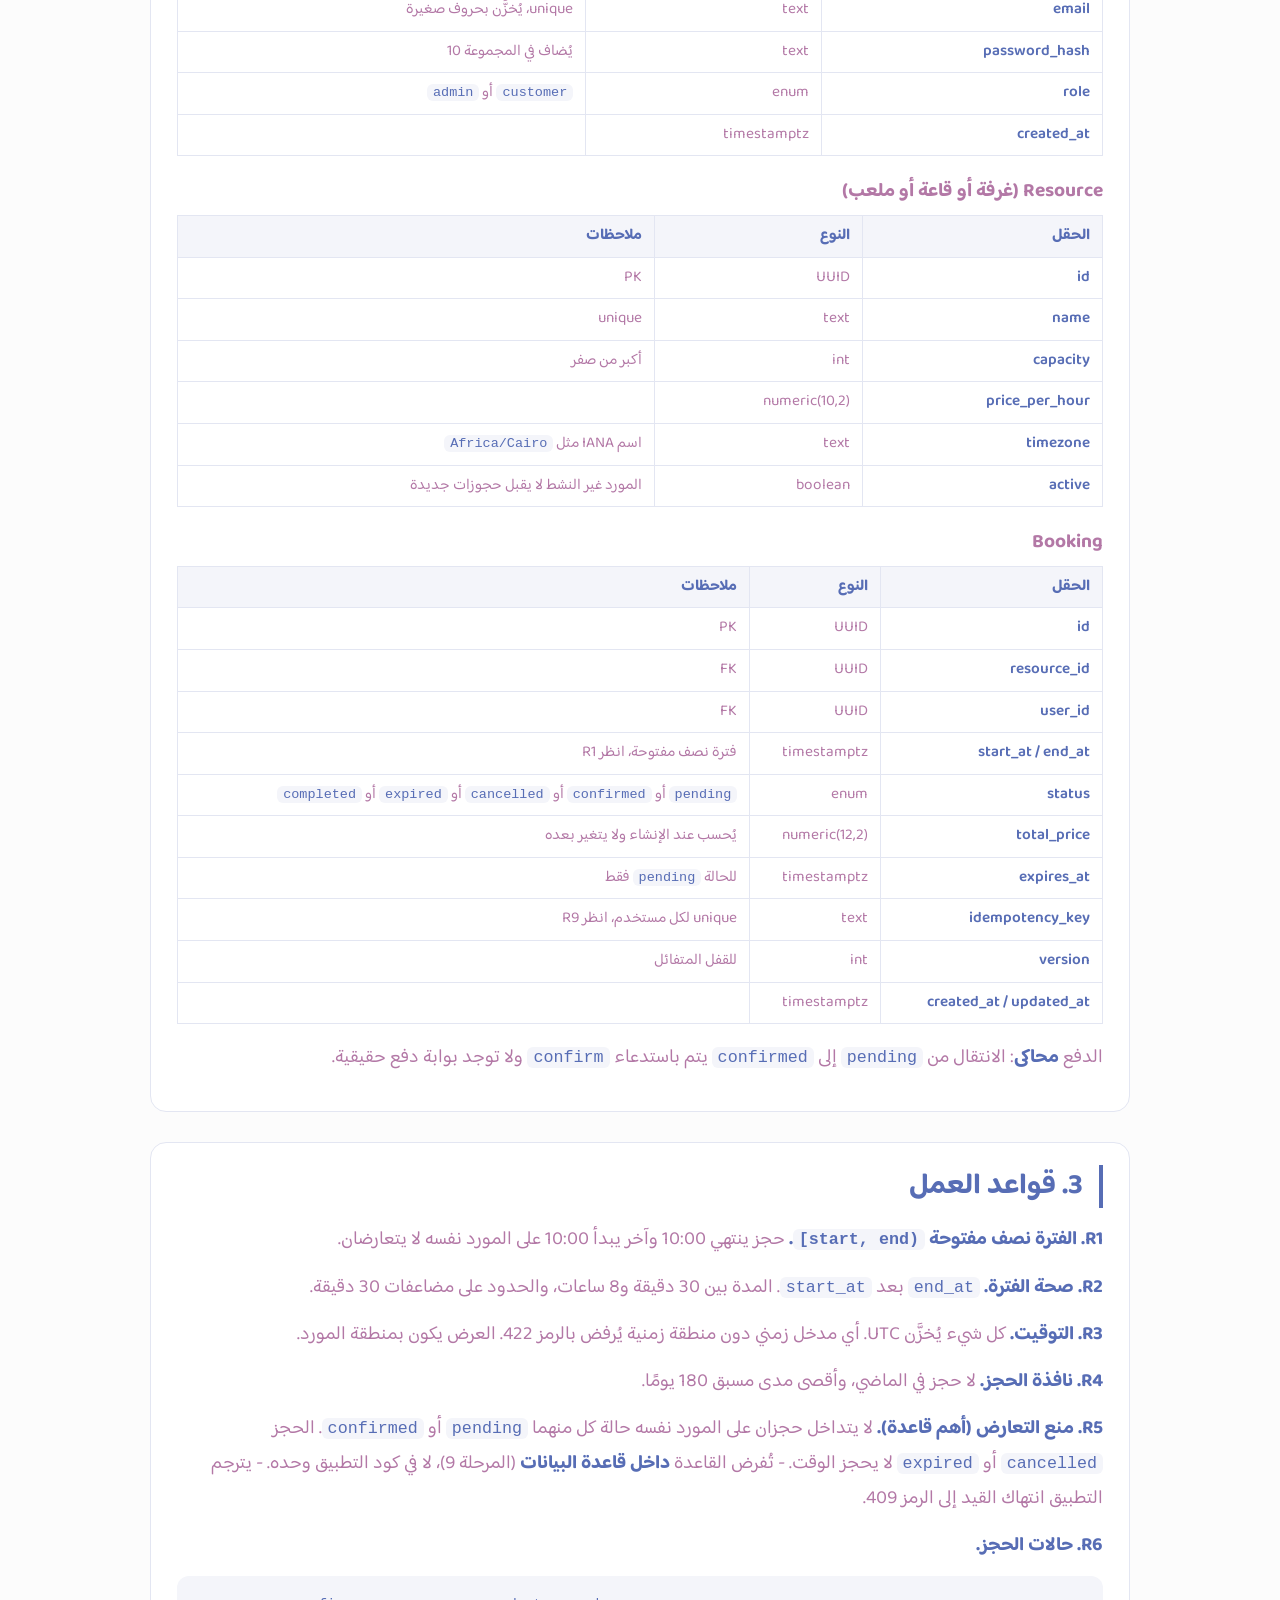
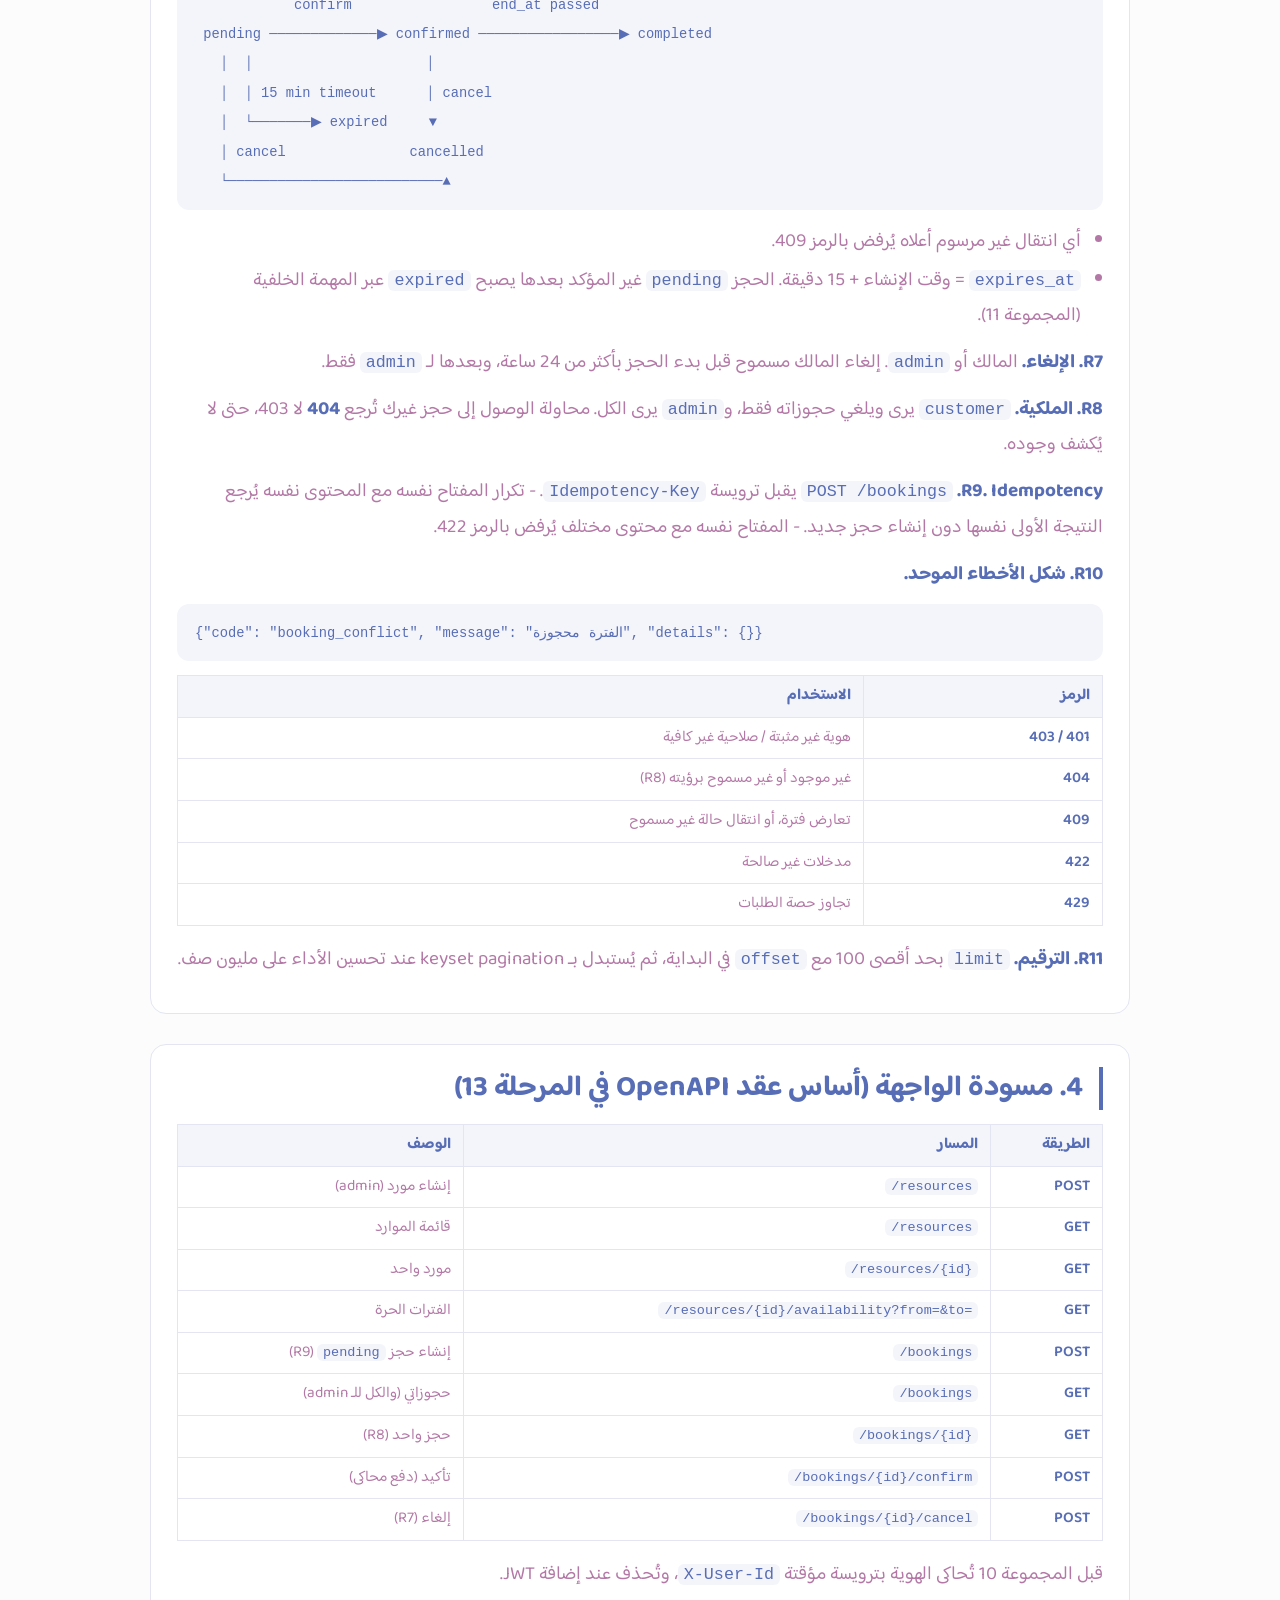
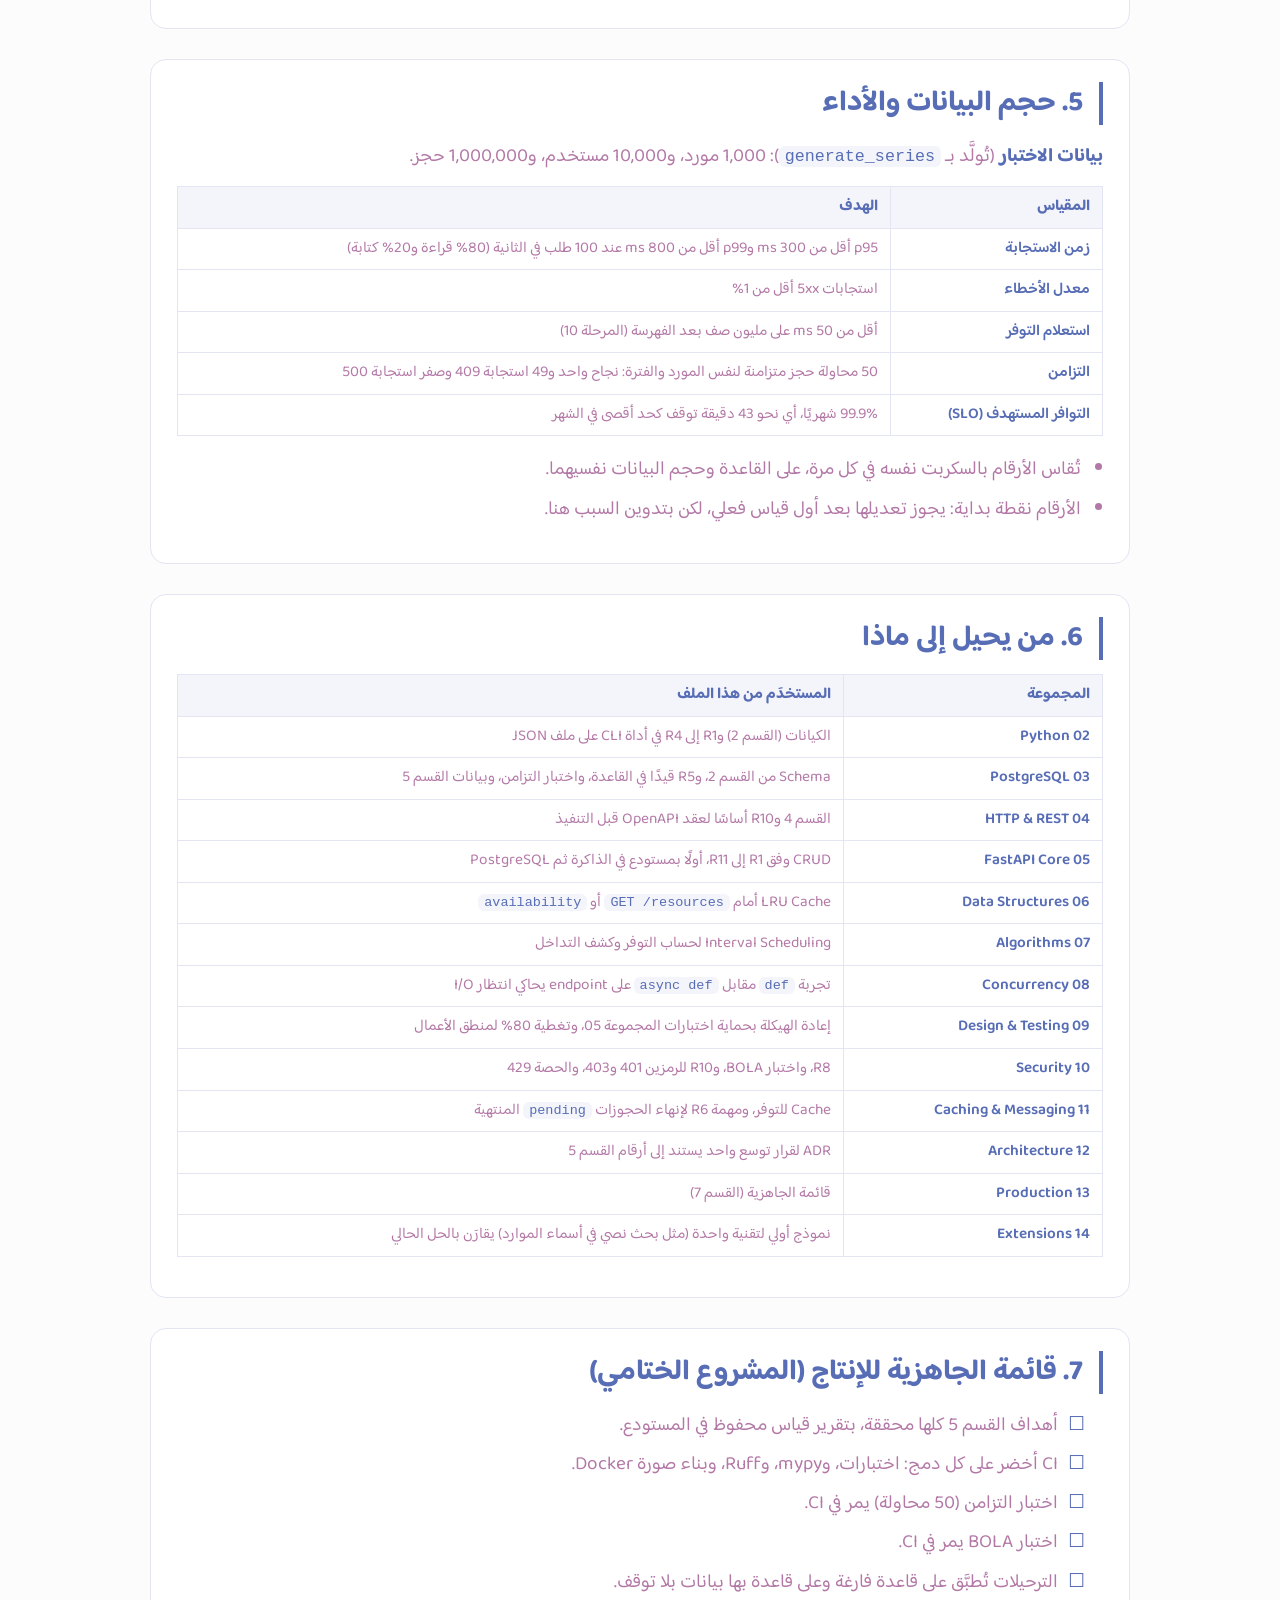
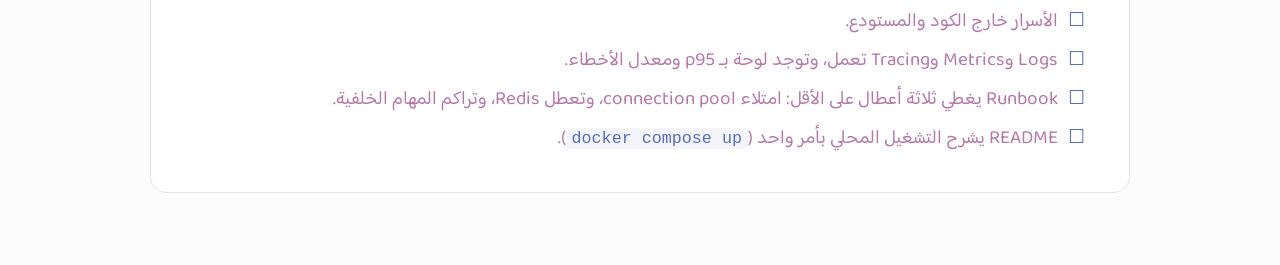
<file: booking-service-spec.html>
<!DOCTYPE html>
<html dir="rtl" lang="ar">
<head>
<meta charset="utf-8"/>
<meta content="width=device-width, initial-scale=1" name="viewport"/>
<meta content="#fcfcfc" name="theme-color"/>
<title>Booking Service Spec</title>
<link href="https://fonts.googleapis.com" rel="preconnect"/>
<link crossorigin="" href="https://fonts.gstatic.com" rel="preconnect"/>
<link href="https://fonts.googleapis.com/css2?family=Baloo+Bhaijaan+2:wght@400;500;600;700&amp;display=swap" rel="stylesheet"/>
<style>
  :root {
    color-scheme: light;
    --page: #fcfcfc;
    --surface: #ffffff;
    --text: #576db5;
    --muted: #b378a6;
    --accent: #b378a6;
    --line: #e3e6f2;
    --code-bg: #f4f5fa;
  }

  * { box-sizing: border-box; }
  html { scroll-behavior: smooth; background: var(--page); }
  body {
    margin: 0;
    color: var(--text);
    background: var(--page);
    font-family: "Baloo Bhaijaan 2", "Segoe UI", Tahoma, system-ui, sans-serif;
    font-size: 19px;
    line-height: 1.85;
    direction: rtl;
  }
  .page { width: min(100% - 40px, 980px); margin: 0 auto; padding: 32px 0 72px; }

  .hero {
    padding: clamp(24px, 4vw, 38px);
    border: 1px solid var(--line);
    border-radius: 22px;
    background: var(--surface);
  }
  .eyebrow { display: block; margin: 0 0 12px; color: var(--accent); font-size: 1rem; font-weight: 700; text-align: right; }
  h1 {
    margin: 0 0 18px;
    color: var(--text);
    font-size: clamp(2.1rem, 5vw, 3rem);
    line-height: 1.3;
    direction: ltr;
    text-align: left;
    letter-spacing: -.025em;
  }
  .intro p { margin: 0 0 12px; color: var(--muted); font-size: 1.06rem; line-height: 1.85; }
  .intro p:last-child { margin-bottom: 0; }

  .spec-section {
    margin-top: 30px;
    padding: 22px 26px 24px;
    border: 1px solid var(--line);
    border-radius: 16px;
    background: var(--surface);
  }
  h2 {
    margin: 0 0 14px;
    padding: 0 16px 0 0;
    border-right: 4px solid var(--text);
    color: var(--text);
    font-size: clamp(1.45rem, 3vw, 1.8rem);
    line-height: 1.5;
  }
  h3 { margin: 22px 0 8px; color: var(--accent); font-size: 1.2rem; line-height: 1.5; }
  p { margin: 0 0 12px; color: var(--muted); }
  strong { color: var(--text); font-weight: 700; }
  ul { margin: 0 0 12px; padding: 0 22px 0 0; color: var(--muted); }
  li { margin-bottom: 4px; }
  li.todo { list-style: none; margin-right: -4px; }
  li.todo::before { content: "\2610"; display: inline-block; margin-left: 10px; color: var(--text); }

  code {
    direction: ltr;
    unicode-bidi: isolate;
    padding: 1px 6px;
    border-radius: 6px;
    background: var(--code-bg);
    color: var(--text);
    font-family: "SFMono-Regular", Consolas, "Liberation Mono", Menlo, monospace;
    font-size: .88em;
  }
  pre {
    direction: ltr;
    text-align: left;
    margin: 0 0 14px;
    padding: 14px 18px;
    border-radius: 12px;
    background: var(--code-bg);
    overflow-x: auto;
    line-height: 1.55;
  }
  pre code { padding: 0; background: none; font-size: .86rem; white-space: pre; }

  .table-wrap { overflow-x: auto; margin: 0 0 16px; }
  table { width: 100%; border-collapse: collapse; font-size: .96rem; line-height: 1.6; }
  th, td { padding: 8px 12px; border: 1px solid var(--line); text-align: right; vertical-align: top; }
  th { background: var(--code-bg); color: var(--text); font-weight: 700; }
  td { color: var(--muted); }
  td:first-child { color: var(--text); font-weight: 600; }

  @media (max-width: 640px) {
    body { font-size: 18px; }
    .page { width: min(100% - 24px, 980px); padding: 16px 0 42px; }
    .hero { padding: 20px 17px 22px; }
    .spec-section { padding: 16px 14px 18px; margin-top: 20px; }
    th, td { padding: 6px 8px; }
  }
  @media print {
    body { background: #fff; font-size: 15px; }
    .page { width: 100%; padding: 0; }
    .spec-section { break-inside: avoid; }
  }
</style>
</head>
<body>
<main class="page">
<header class="hero">
<div class="eyebrow">مرجع مشروع الحجوزات</div>
<h1>Booking Service Spec</h1>
<div class="intro">
<p>المرجع الوحيد لمشروع خدمة الحجوزات في خطة Software Engineering Mindset. تُحيل إليه المجموعات 02 و03 و04 و05 و09 و13 وغيرها (الجدول في القسم 6).</p>
<p>القاعدة العامة: إذا تعارض شرح من الإنترنت مع هذا الملف، فالملف هو الصحيح. وإذا قررتَ تغيير بند، فعدّله هنا مع سبب التغيير قبل أن تغيّره في الكود.</p>
</div>
</header>
<section class="spec-section">
<h2>1. القرارات التقنية الثابتة</h2>
<p>الإصدارات تم التحقق منها بتاريخ 31 أكتوبر 2026. ثبّتها في <code>pyproject.toml</code> وملف القفل.</p>
<div class="table-wrap"><table>
<thead>
<tr>
<th>البند</th>
<th>القرار</th>
<th>السبب</th>
</tr>
</thead>
<tbody>
<tr>
<td>Python</td>
<td>3.14</td>
<td>إصدار مستقر مدعوم حتى أكتوبر 2030. 3.15 مجدول للصدور في أكتوبر 2026، فلا تبدأ به قبل أن تدعمه مكتباتك.</td>
</tr>
<tr>
<td>PostgreSQL</td>
<td>18 (<code>postgres:18</code> في Docker)</td>
<td>أحدث إصدار رئيسي، ومدعوم حتى نوفمبر 2030. 17 بديل مقبول.</td>
</tr>
<tr>
<td>Driver</td>
<td>psycopg 3 (سلسلة 3.3)</td>
<td>ليس psycopg2.</td>
</tr>
<tr>
<td>ORM</td>
<td>SQLAlchemy 2.0.x بأسلوب 2.0</td>
<td><code>select()</code> و<code>Mapped[...]</code> و<code>mapped_column</code> و<code>Session.execute</code>. إصدار 2.1 ما زال beta، فلا يُستخدم.</td>
</tr>
<tr>
<td>Validation</td>
<td>Pydantic v2</td>
<td>ممنوع <code>pydantic.v1</code>. FastAPI نفسه أعلن إيقاف دعم v1، وPydantic لا تدعمه على Python 3.14.</td>
</tr>
<tr>
<td>Web</td>
<td>FastAPI (أحدث مستقر عند البدء) + Uvicorn</td>
<td>يُثبَّت الرقم الفعلي في ملف القفل.</td>
</tr>
<tr>
<td>Migrations</td>
<td>Alembic</td>
<td>بعد كتابة الترحيلات يدويًا في المرحلة 7.</td>
</tr>
<tr>
<td>الاختبار</td>
<td>pytest</td>
<td></td>
</tr>
<tr>
<td>الفحص</td>
<td>mypy + Ruff</td>
<td>يُفرضان في CI في المرحلة 29.</td>
</tr>
</tbody>
</table></div>
<h3>علامات الشروحات القديمة (تجاهل أي شرح يستخدمها)</h3>
<div class="table-wrap"><table>
<thead>
<tr>
<th>الشرح القديم</th>
<th>البديل الحالي</th>
</tr>
</thead>
<tbody>
<tr>
<td>Pydantic: <code>@validator</code> و<code>class Config: orm_mode = True</code> و<code>.dict()</code> و<code>parse_obj</code></td>
<td><code>@field_validator</code> و<code>model_config = ConfigDict(from_attributes=True)</code> و<code>.model_dump()</code> و<code>model_validate</code></td>
</tr>
<tr>
<td>SQLAlchemy: <code>session.query(Model).filter(...)</code> و<code>Column(Integer)</code> و<code>declarative_base()</code></td>
<td><code>select(Model).where(...)</code> مع <code>session.execute</code> و<code>Mapped[int] = mapped_column()</code> و<code>DeclarativeBase</code></td>
</tr>
<tr>
<td>FastAPI: <code>@app.on_event("startup")</code></td>
<td><code>lifespan</code></td>
</tr>
</tbody>
</table></div>

</section>
<section class="spec-section">
<h2>2. الكيانات</h2>
<h3>User</h3>
<div class="table-wrap"><table>
<thead>
<tr>
<th>الحقل</th>
<th>النوع</th>
<th>ملاحظات</th>
</tr>
</thead>
<tbody>
<tr>
<td>id</td>
<td>UUID</td>
<td>PK</td>
</tr>
<tr>
<td>email</td>
<td>text</td>
<td>unique، يُخزَّن بحروف صغيرة</td>
</tr>
<tr>
<td>password_hash</td>
<td>text</td>
<td>يُضاف في المجموعة 10</td>
</tr>
<tr>
<td>role</td>
<td>enum</td>
<td><code>customer</code> أو <code>admin</code></td>
</tr>
<tr>
<td>created_at</td>
<td>timestamptz</td>
<td></td>
</tr>
</tbody>
</table></div>
<h3>Resource (غرفة أو قاعة أو ملعب)</h3>
<div class="table-wrap"><table>
<thead>
<tr>
<th>الحقل</th>
<th>النوع</th>
<th>ملاحظات</th>
</tr>
</thead>
<tbody>
<tr>
<td>id</td>
<td>UUID</td>
<td>PK</td>
</tr>
<tr>
<td>name</td>
<td>text</td>
<td>unique</td>
</tr>
<tr>
<td>capacity</td>
<td>int</td>
<td>أكبر من صفر</td>
</tr>
<tr>
<td>price_per_hour</td>
<td>numeric(10,2)</td>
<td></td>
</tr>
<tr>
<td>timezone</td>
<td>text</td>
<td>اسم IANA مثل <code>Africa/Cairo</code></td>
</tr>
<tr>
<td>active</td>
<td>boolean</td>
<td>المورد غير النشط لا يقبل حجوزات جديدة</td>
</tr>
</tbody>
</table></div>
<h3>Booking</h3>
<div class="table-wrap"><table>
<thead>
<tr>
<th>الحقل</th>
<th>النوع</th>
<th>ملاحظات</th>
</tr>
</thead>
<tbody>
<tr>
<td>id</td>
<td>UUID</td>
<td>PK</td>
</tr>
<tr>
<td>resource_id</td>
<td>UUID</td>
<td>FK</td>
</tr>
<tr>
<td>user_id</td>
<td>UUID</td>
<td>FK</td>
</tr>
<tr>
<td>start_at / end_at</td>
<td>timestamptz</td>
<td>فترة نصف مفتوحة، انظر R1</td>
</tr>
<tr>
<td>status</td>
<td>enum</td>
<td><code>pending</code> أو <code>confirmed</code> أو <code>cancelled</code> أو <code>expired</code> أو <code>completed</code></td>
</tr>
<tr>
<td>total_price</td>
<td>numeric(12,2)</td>
<td>يُحسب عند الإنشاء ولا يتغير بعده</td>
</tr>
<tr>
<td>expires_at</td>
<td>timestamptz</td>
<td>للحالة <code>pending</code> فقط</td>
</tr>
<tr>
<td>idempotency_key</td>
<td>text</td>
<td>unique لكل مستخدم، انظر R9</td>
</tr>
<tr>
<td>version</td>
<td>int</td>
<td>للقفل المتفائل</td>
</tr>
<tr>
<td>created_at / updated_at</td>
<td>timestamptz</td>
<td></td>
</tr>
</tbody>
</table></div>
<p>الدفع <strong>محاكى</strong>: الانتقال من <code>pending</code> إلى <code>confirmed</code> يتم باستدعاء <code>confirm</code> ولا توجد بوابة دفع حقيقية.</p>

</section>
<section class="spec-section">
<h2>3. قواعد العمل</h2>
<p><strong>R1. الفترة نصف مفتوحة <code>[start, end)</code>.</strong> حجز ينتهي 10:00 وآخر يبدأ 10:00 على المورد نفسه لا يتعارضان.</p>
<p><strong>R2. صحة الفترة.</strong> <code>end_at</code> بعد <code>start_at</code>. المدة بين 30 دقيقة و8 ساعات، والحدود على مضاعفات 30 دقيقة.</p>
<p><strong>R3. التوقيت.</strong> كل شيء يُخزَّن UTC. أي مدخل زمني دون منطقة زمنية يُرفض بالرمز 422. العرض يكون بمنطقة المورد.</p>
<p><strong>R4. نافذة الحجز.</strong> لا حجز في الماضي، وأقصى مدى مسبق 180 يومًا.</p>
<p><strong>R5. منع التعارض (أهم قاعدة).</strong> لا يتداخل حجزان على المورد نفسه حالة كل منهما <code>pending</code> أو <code>confirmed</code>. الحجز <code>cancelled</code> أو <code>expired</code> لا يحجز الوقت.
- تُفرض القاعدة <strong>داخل قاعدة البيانات</strong> (المرحلة 9)، لا في كود التطبيق وحده.
- يترجم التطبيق انتهاك القيد إلى الرمز 409.</p>
<p><strong>R6. حالات الحجز.</strong></p>
<pre><code>            confirm                 end_at passed
 pending ─────────────▶ confirmed ─────────────────▶ completed
   │  │                     │
   │  │ 15 min timeout      │ cancel
   │  └───────▶ expired     ▼
   │ cancel               cancelled
   └──────────────────────────▲
</code></pre>
<ul>
<li>أي انتقال غير مرسوم أعلاه يُرفض بالرمز 409.</li>
<li><code>expires_at</code> = وقت الإنشاء + 15 دقيقة. الحجز <code>pending</code> غير المؤكد بعدها يصبح <code>expired</code> عبر المهمة الخلفية (المجموعة 11).</li>
</ul>
<p><strong>R7. الإلغاء.</strong> المالك أو <code>admin</code>. إلغاء المالك مسموح قبل بدء الحجز بأكثر من 24 ساعة، وبعدها لـ <code>admin</code> فقط.</p>
<p><strong>R8. الملكية.</strong> <code>customer</code> يرى ويلغي حجوزاته فقط، و<code>admin</code> يرى الكل. محاولة الوصول إلى حجز غيرك تُرجع <strong>404</strong> لا 403، حتى لا يُكشف وجوده.</p>
<p><strong>R9. Idempotency.</strong> <code>POST /bookings</code> يقبل ترويسة <code>Idempotency-Key</code>.
- تكرار المفتاح نفسه مع المحتوى نفسه يُرجع النتيجة الأولى نفسها دون إنشاء حجز جديد.
- المفتاح نفسه مع محتوى مختلف يُرفض بالرمز 422.</p>
<p><strong>R10. شكل الأخطاء الموحد.</strong></p>
<pre><code class="language-json">{&quot;code&quot;: &quot;booking_conflict&quot;, &quot;message&quot;: &quot;الفترة محجوزة&quot;, &quot;details&quot;: {}}
</code></pre>
<div class="table-wrap"><table>
<thead>
<tr>
<th>الرمز</th>
<th>الاستخدام</th>
</tr>
</thead>
<tbody>
<tr>
<td>401 / 403</td>
<td>هوية غير مثبتة / صلاحية غير كافية</td>
</tr>
<tr>
<td>404</td>
<td>غير موجود أو غير مسموح برؤيته (R8)</td>
</tr>
<tr>
<td>409</td>
<td>تعارض فترة، أو انتقال حالة غير مسموح</td>
</tr>
<tr>
<td>422</td>
<td>مدخلات غير صالحة</td>
</tr>
<tr>
<td>429</td>
<td>تجاوز حصة الطلبات</td>
</tr>
</tbody>
</table></div>
<p><strong>R11. الترقيم.</strong> <code>limit</code> بحد أقصى 100 مع <code>offset</code> في البداية، ثم يُستبدل بـ keyset pagination عند تحسين الأداء على مليون صف.</p>

</section>
<section class="spec-section">
<h2>4. مسودة الواجهة (أساس عقد OpenAPI في المرحلة 13)</h2>
<div class="table-wrap"><table>
<thead>
<tr>
<th>الطريقة</th>
<th>المسار</th>
<th>الوصف</th>
</tr>
</thead>
<tbody>
<tr>
<td>POST</td>
<td><code>/resources</code></td>
<td>إنشاء مورد (admin)</td>
</tr>
<tr>
<td>GET</td>
<td><code>/resources</code></td>
<td>قائمة الموارد</td>
</tr>
<tr>
<td>GET</td>
<td><code>/resources/{id}</code></td>
<td>مورد واحد</td>
</tr>
<tr>
<td>GET</td>
<td><code>/resources/{id}/availability?from=&amp;to=</code></td>
<td>الفترات الحرة</td>
</tr>
<tr>
<td>POST</td>
<td><code>/bookings</code></td>
<td>إنشاء حجز <code>pending</code> (R9)</td>
</tr>
<tr>
<td>GET</td>
<td><code>/bookings</code></td>
<td>حجوزاتي (والكل للـ admin)</td>
</tr>
<tr>
<td>GET</td>
<td><code>/bookings/{id}</code></td>
<td>حجز واحد (R8)</td>
</tr>
<tr>
<td>POST</td>
<td><code>/bookings/{id}/confirm</code></td>
<td>تأكيد (دفع محاكى)</td>
</tr>
<tr>
<td>POST</td>
<td><code>/bookings/{id}/cancel</code></td>
<td>إلغاء (R7)</td>
</tr>
</tbody>
</table></div>
<p>قبل المجموعة 10 تُحاكى الهوية بترويسة مؤقتة <code>X-User-Id</code>، وتُحذف عند إضافة JWT.</p>

</section>
<section class="spec-section">
<h2>5. حجم البيانات والأداء</h2>
<p><strong>بيانات الاختبار</strong> (تُولَّد بـ <code>generate_series</code>): 1,000 مورد، و10,000 مستخدم، و1,000,000 حجز.</p>
<div class="table-wrap"><table>
<thead>
<tr>
<th>المقياس</th>
<th>الهدف</th>
</tr>
</thead>
<tbody>
<tr>
<td>زمن الاستجابة</td>
<td>p95 أقل من 300 ms وp99 أقل من 800 ms عند 100 طلب في الثانية (80% قراءة و20% كتابة)</td>
</tr>
<tr>
<td>معدل الأخطاء</td>
<td>استجابات 5xx أقل من 1%</td>
</tr>
<tr>
<td>استعلام التوفر</td>
<td>أقل من 50 ms على مليون صف بعد الفهرسة (المرحلة 10)</td>
</tr>
<tr>
<td>التزامن</td>
<td>50 محاولة حجز متزامنة لنفس المورد والفترة: نجاح واحد و49 استجابة 409 وصفر استجابة 500</td>
</tr>
<tr>
<td>التوافر المستهدف (SLO)</td>
<td>99.9% شهريًا، أي نحو 43 دقيقة توقف كحد أقصى في الشهر</td>
</tr>
</tbody>
</table></div>
<ul>
<li>تُقاس الأرقام بالسكربت نفسه في كل مرة، على القاعدة وحجم البيانات نفسيهما.</li>
<li>الأرقام نقطة بداية: يجوز تعديلها بعد أول قياس فعلي، لكن بتدوين السبب هنا.</li>
</ul>

</section>
<section class="spec-section">
<h2>6. من يحيل إلى ماذا</h2>
<div class="table-wrap"><table>
<thead>
<tr>
<th>المجموعة</th>
<th>المستخدَم من هذا الملف</th>
</tr>
</thead>
<tbody>
<tr>
<td>02 Python</td>
<td>الكيانات (القسم 2) وR1 إلى R4 في أداة CLI على ملف JSON</td>
</tr>
<tr>
<td>03 PostgreSQL</td>
<td>Schema من القسم 2، وR5 قيدًا في القاعدة، واختبار التزامن، وبيانات القسم 5</td>
</tr>
<tr>
<td>04 HTTP &amp; REST</td>
<td>القسم 4 وR10 أساسًا لعقد OpenAPI قبل التنفيذ</td>
</tr>
<tr>
<td>05 FastAPI Core</td>
<td>CRUD وفق R1 إلى R11، أولًا بمستودع في الذاكرة ثم PostgreSQL</td>
</tr>
<tr>
<td>06 Data Structures</td>
<td>LRU Cache أمام <code>GET /resources</code> أو <code>availability</code></td>
</tr>
<tr>
<td>07 Algorithms</td>
<td>Interval Scheduling لحساب التوفر وكشف التداخل</td>
</tr>
<tr>
<td>08 Concurrency</td>
<td>تجربة <code>def</code> مقابل <code>async def</code> على endpoint يحاكي انتظار I/O</td>
</tr>
<tr>
<td>09 Design &amp; Testing</td>
<td>إعادة الهيكلة بحماية اختبارات المجموعة 05، وتغطية 80% لمنطق الأعمال</td>
</tr>
<tr>
<td>10 Security</td>
<td>R8، واختبار BOLA، وR10 للرمزين 401 و403، والحصة 429</td>
</tr>
<tr>
<td>11 Caching &amp; Messaging</td>
<td>Cache للتوفر، ومهمة R6 لإنهاء الحجوزات <code>pending</code> المنتهية</td>
</tr>
<tr>
<td>12 Architecture</td>
<td>ADR لقرار توسع واحد يستند إلى أرقام القسم 5</td>
</tr>
<tr>
<td>13 Production</td>
<td>قائمة الجاهزية (القسم 7)</td>
</tr>
<tr>
<td>14 Extensions</td>
<td>نموذج أولي لتقنية واحدة (مثل بحث نصي في أسماء الموارد) يقارَن بالحل الحالي</td>
</tr>
</tbody>
</table></div>

</section>
<section class="spec-section">
<h2>7. قائمة الجاهزية للإنتاج (المشروع الختامي)</h2>
<ul>
<li class="todo">أهداف القسم 5 كلها محققة، بتقرير قياس محفوظ في المستودع.</li>
<li class="todo">CI أخضر على كل دمج: اختبارات، وmypy، وRuff، وبناء صورة Docker.</li>
<li class="todo">اختبار التزامن (50 محاولة) يمر في CI.</li>
<li class="todo">اختبار BOLA يمر في CI.</li>
<li class="todo">الترحيلات تُطبَّق على قاعدة فارغة وعلى قاعدة بها بيانات بلا توقف.</li>
<li class="todo">الأسرار خارج الكود والمستودع.</li>
<li class="todo">Logs وMetrics وTracing تعمل، وتوجد لوحة بـ p95 ومعدل الأخطاء.</li>
<li class="todo">Runbook يغطي ثلاثة أعطال على الأقل: امتلاء connection pool، وتعطل Redis، وتراكم المهام الخلفية.</li>
<li class="todo">README يشرح التشغيل المحلي بأمر واحد (<code>docker compose up</code>).</li>
</ul>
</section>
</main>
</body>
</html>
</file>
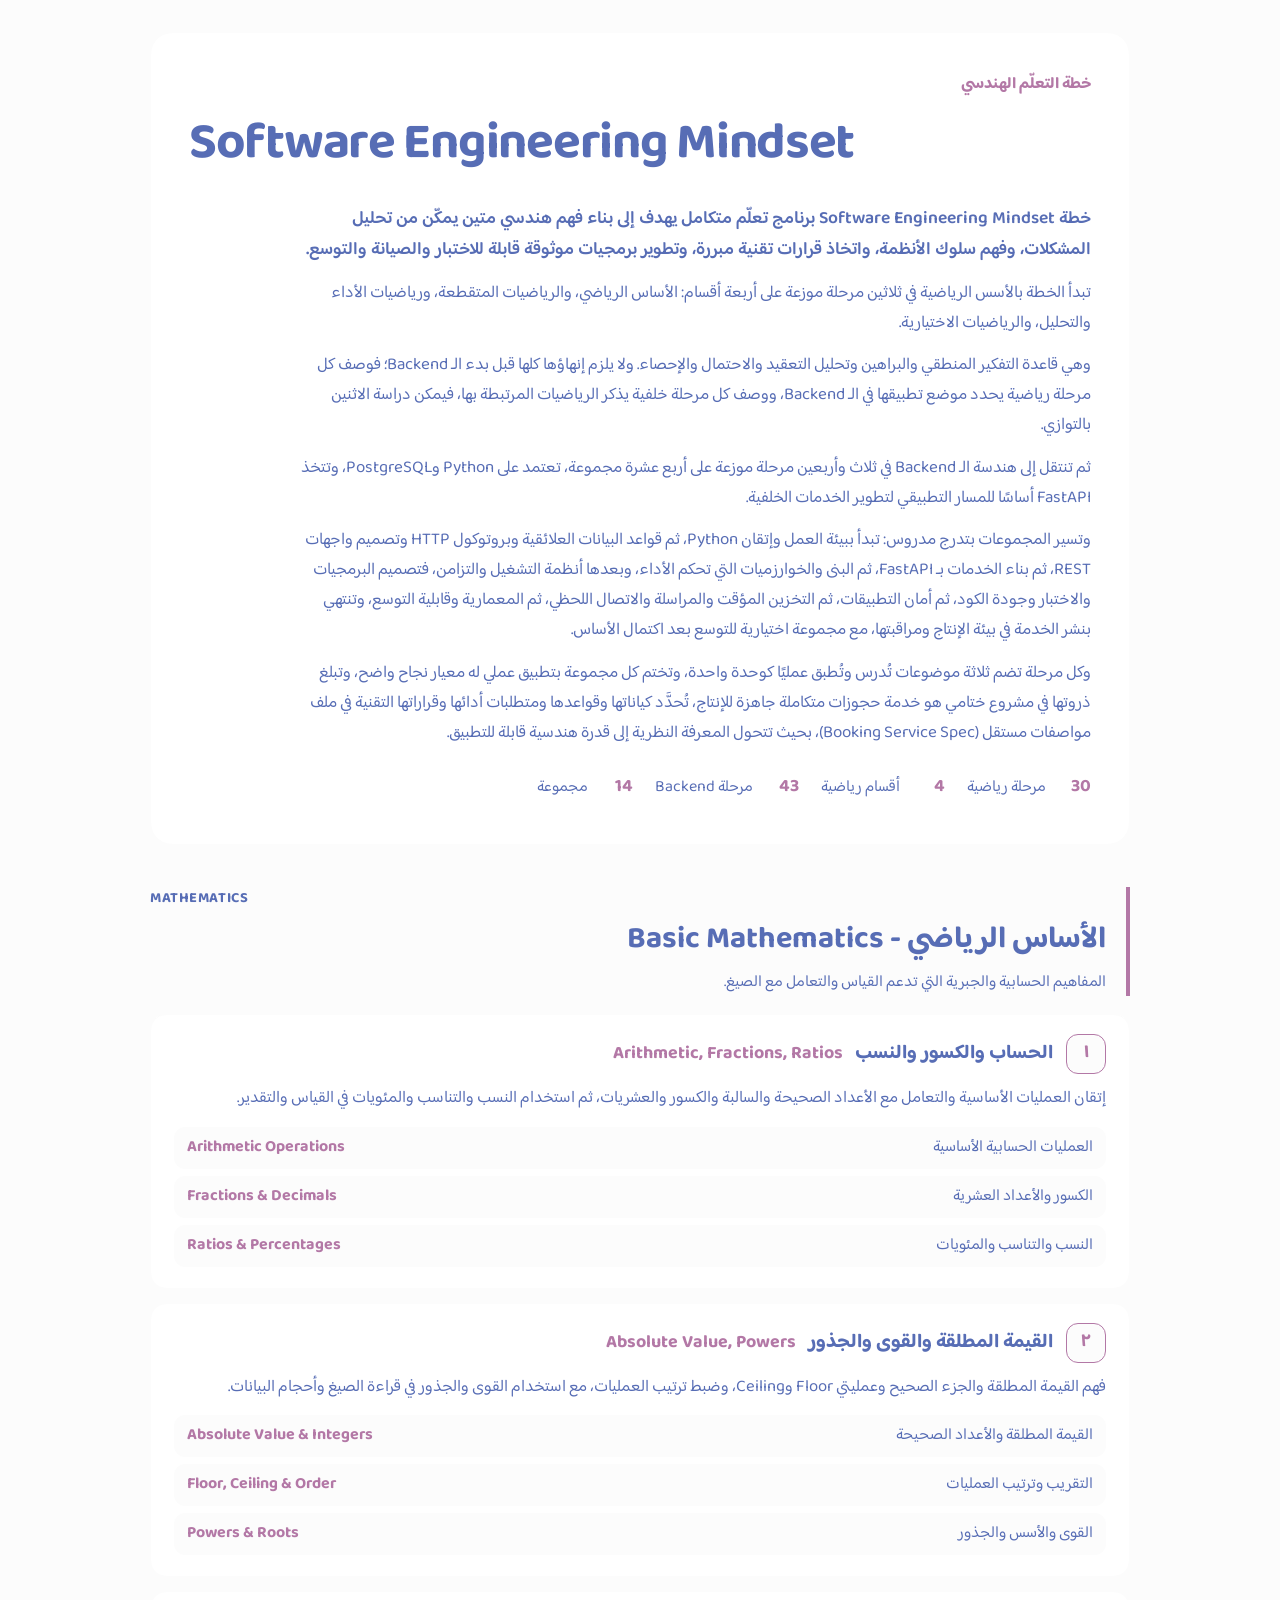
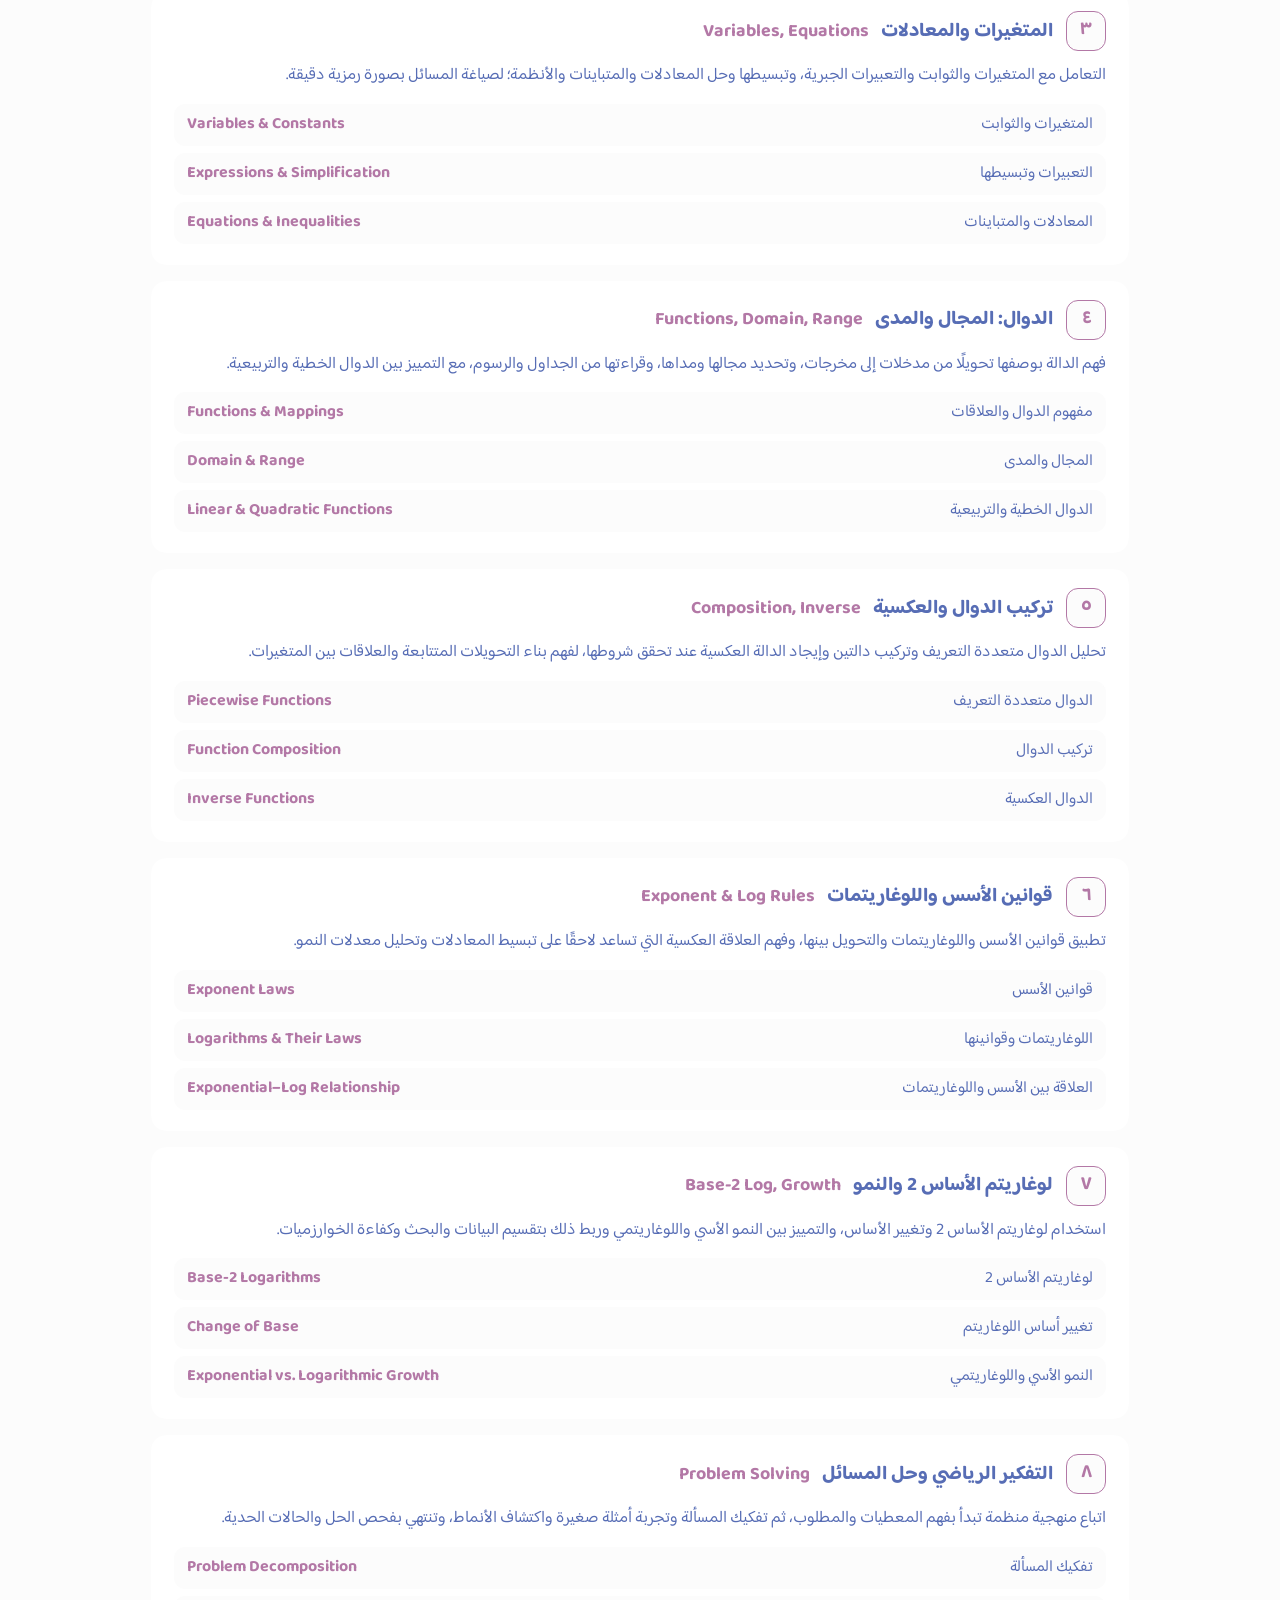
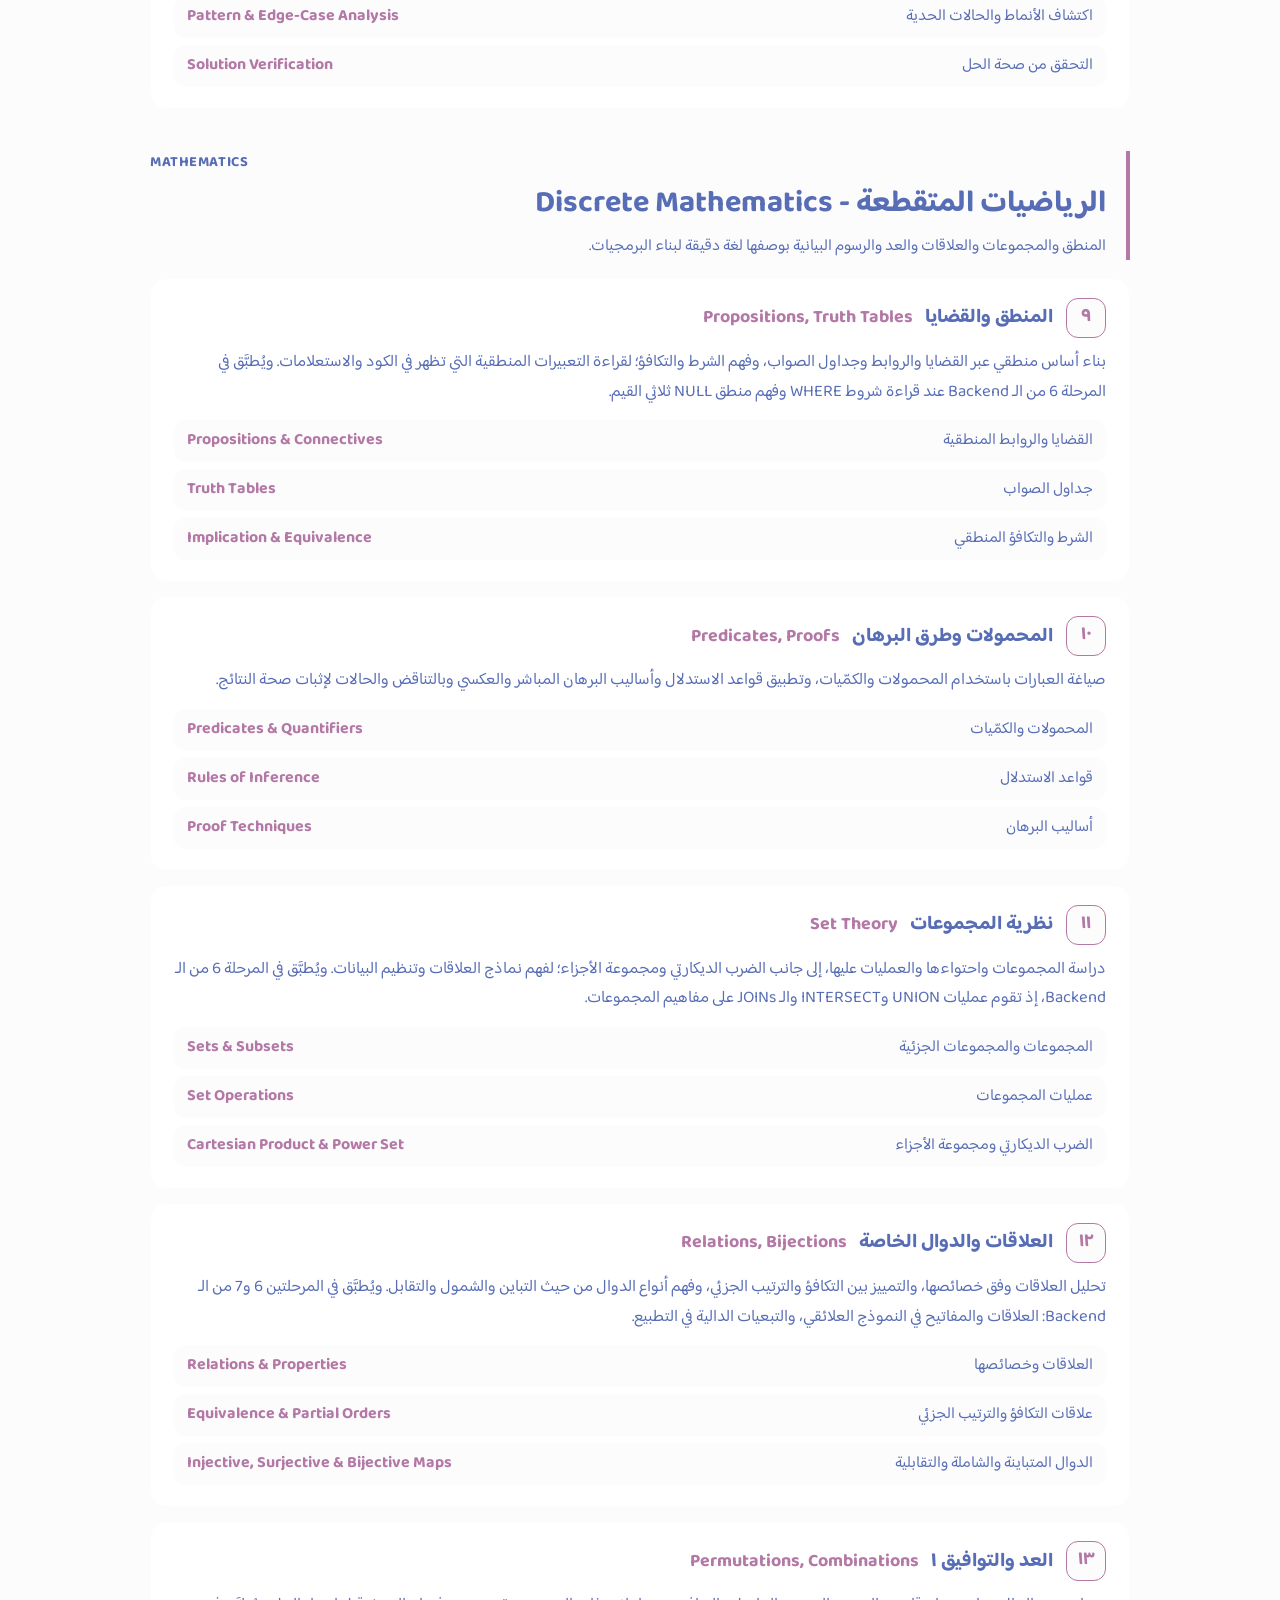
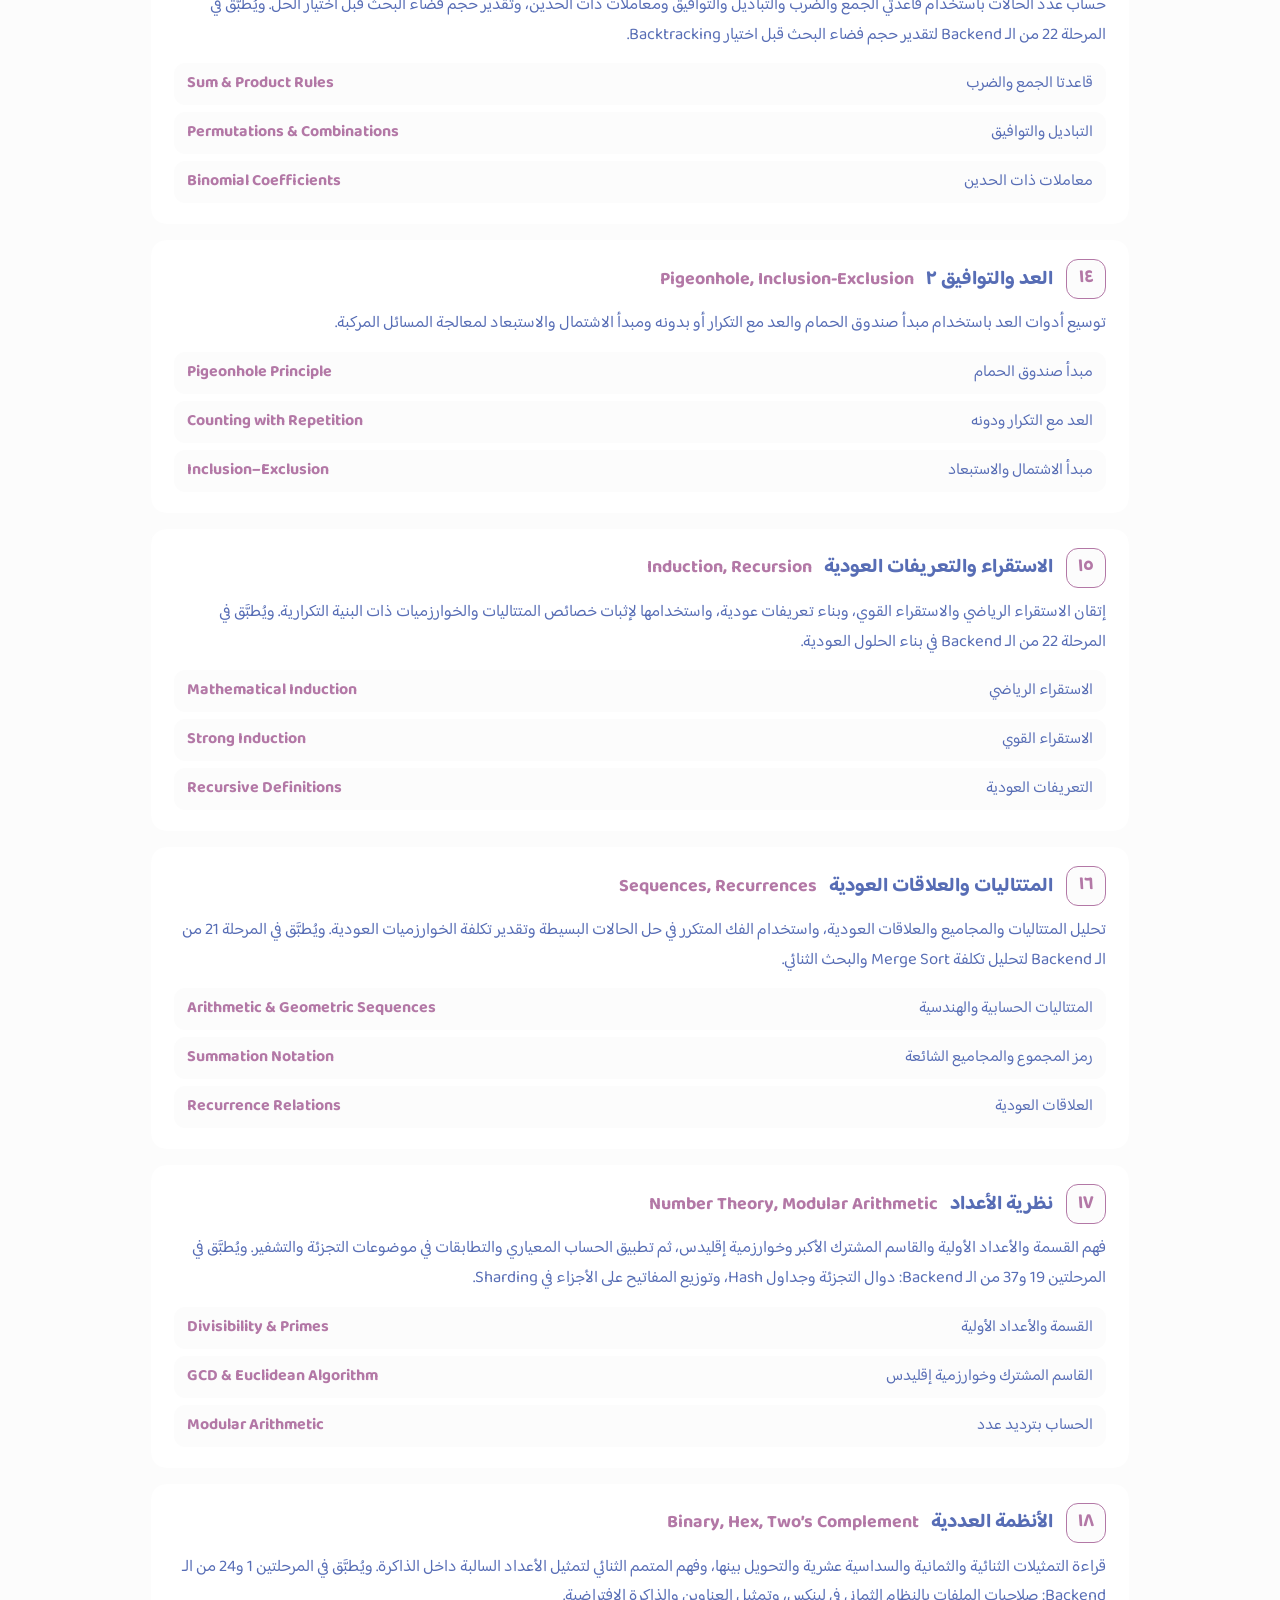
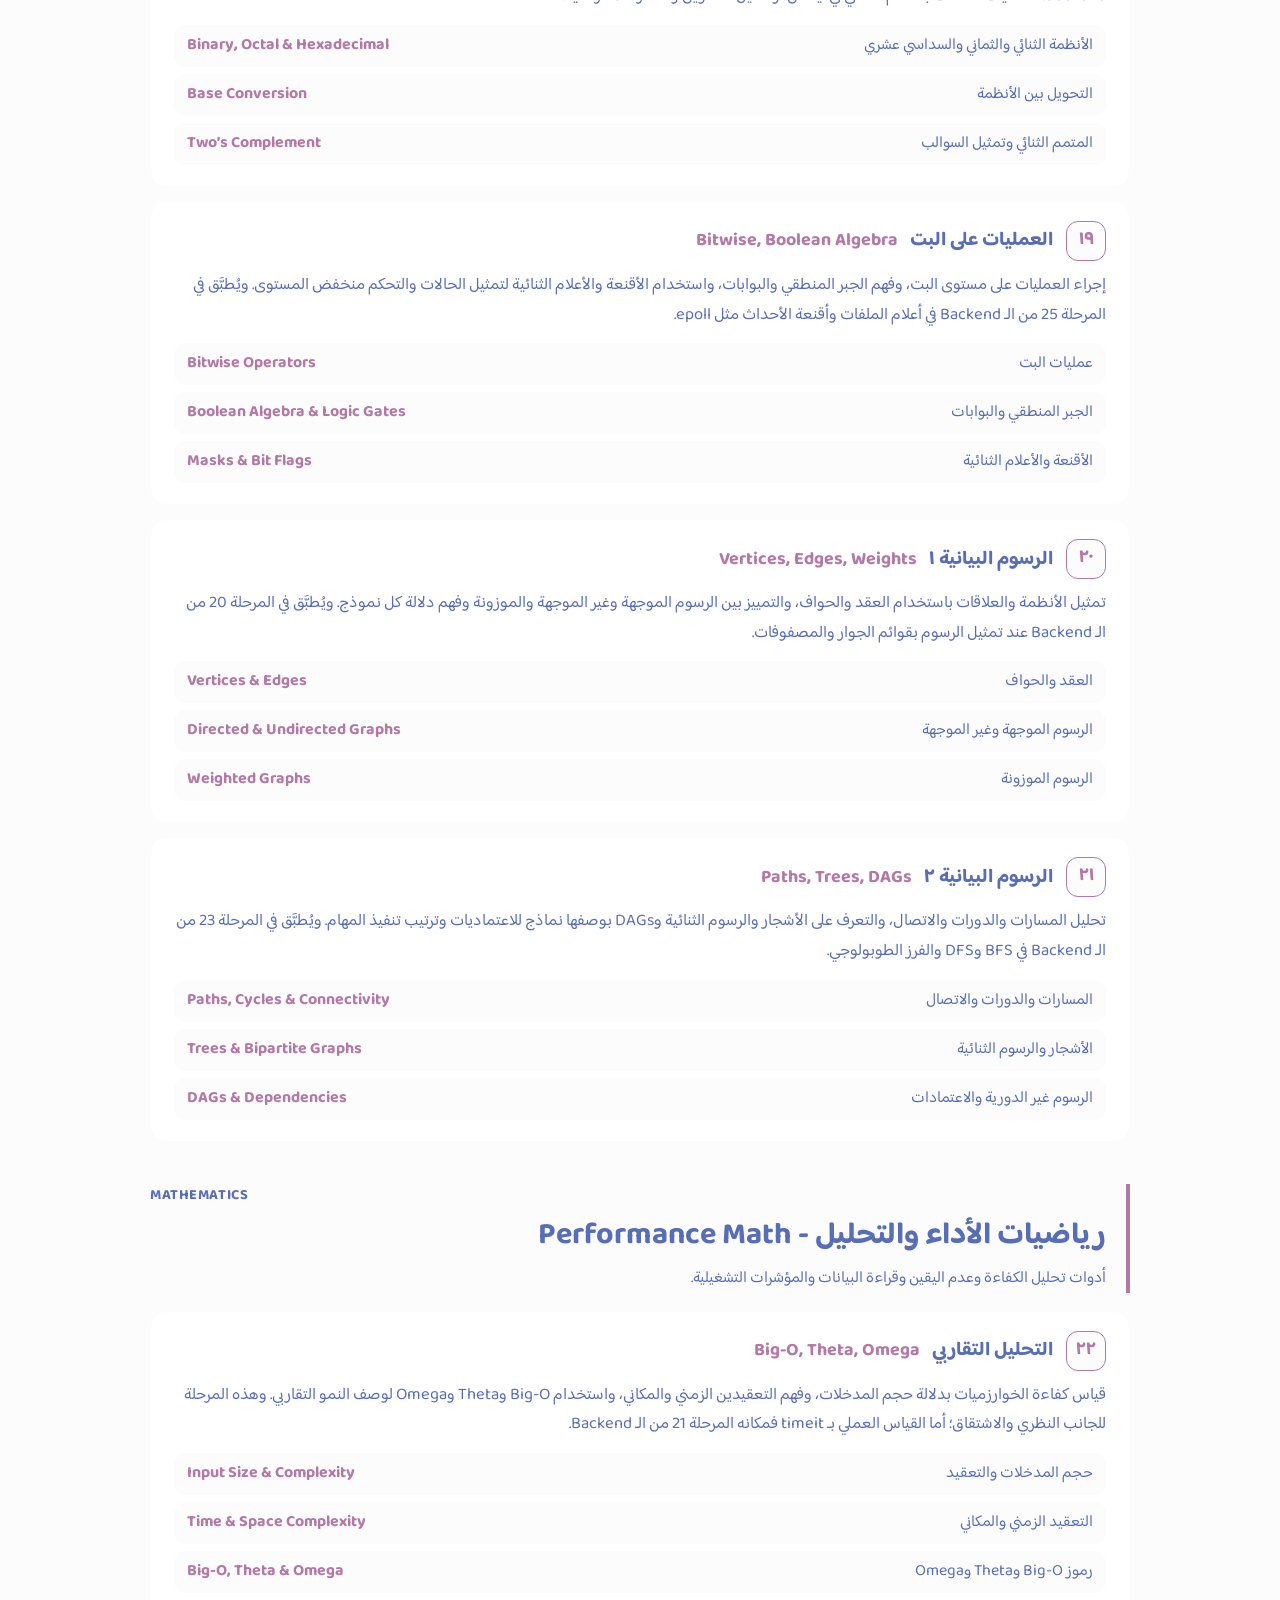
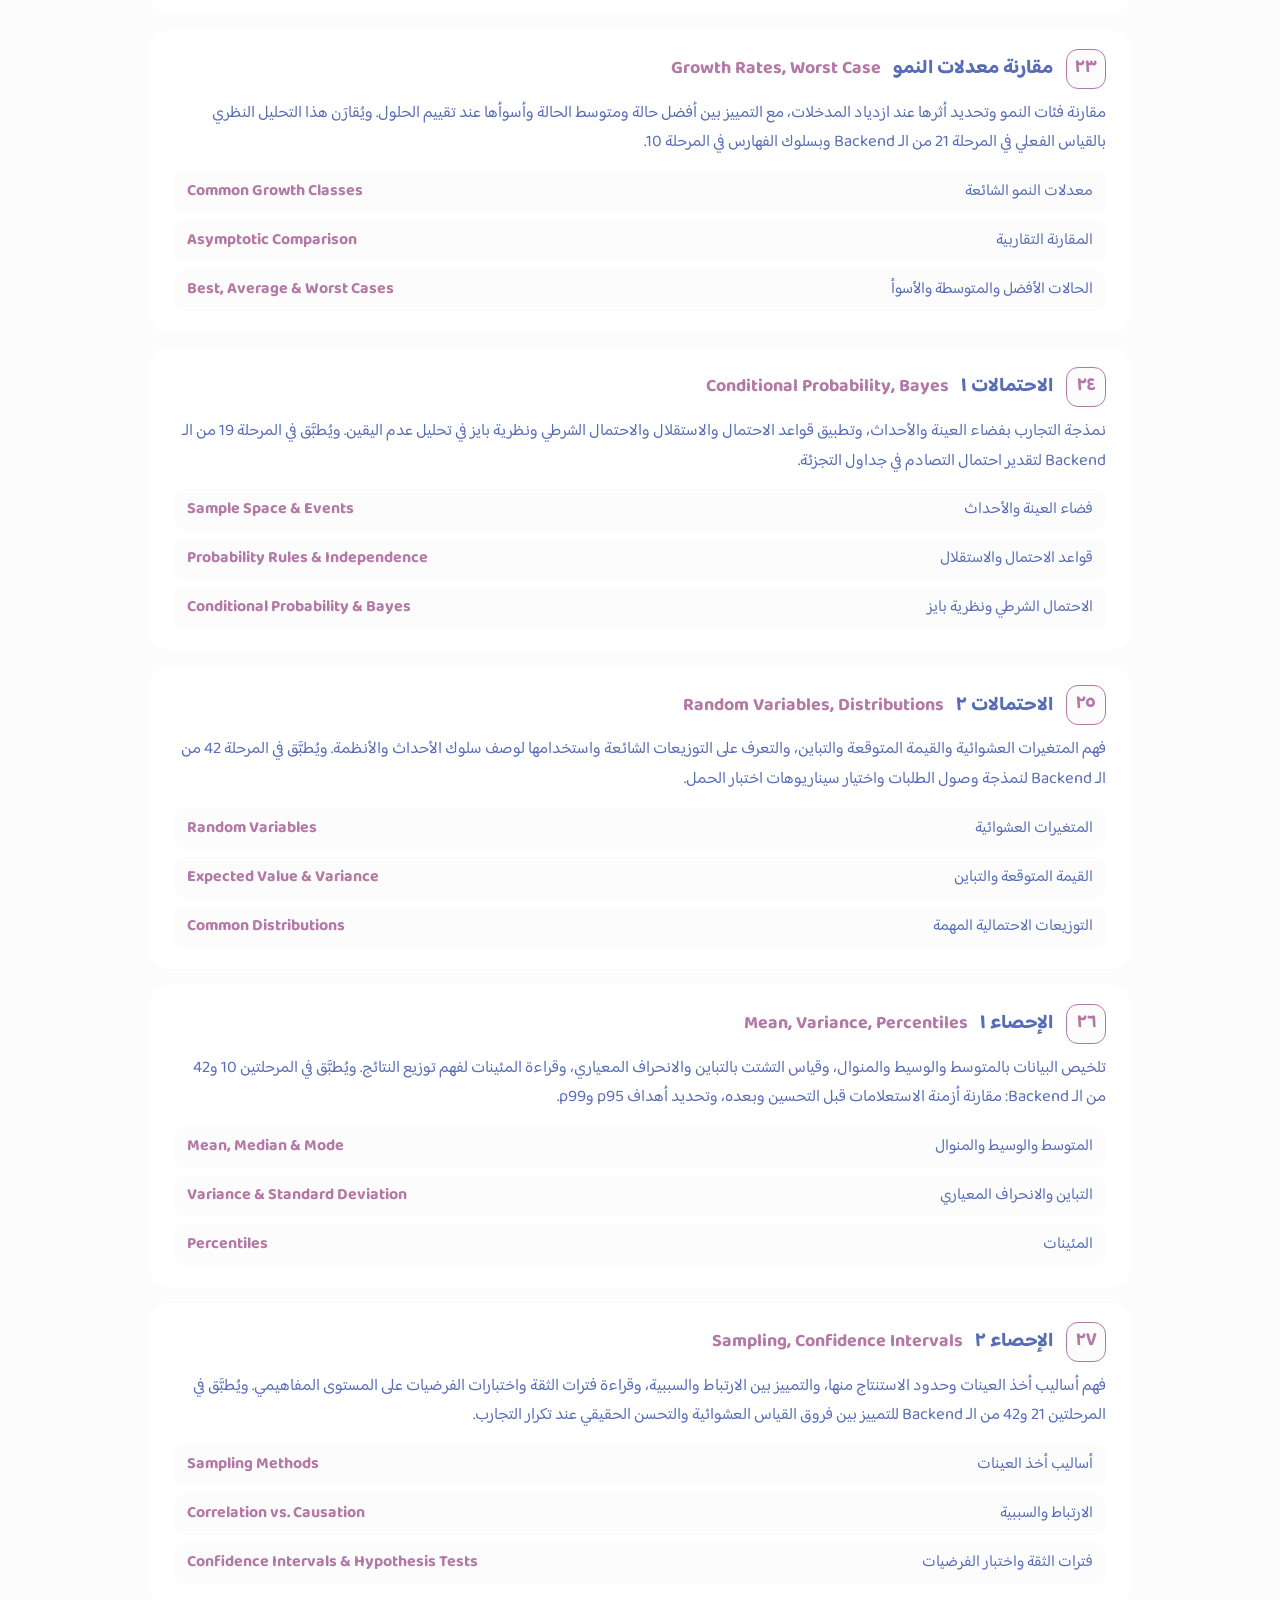
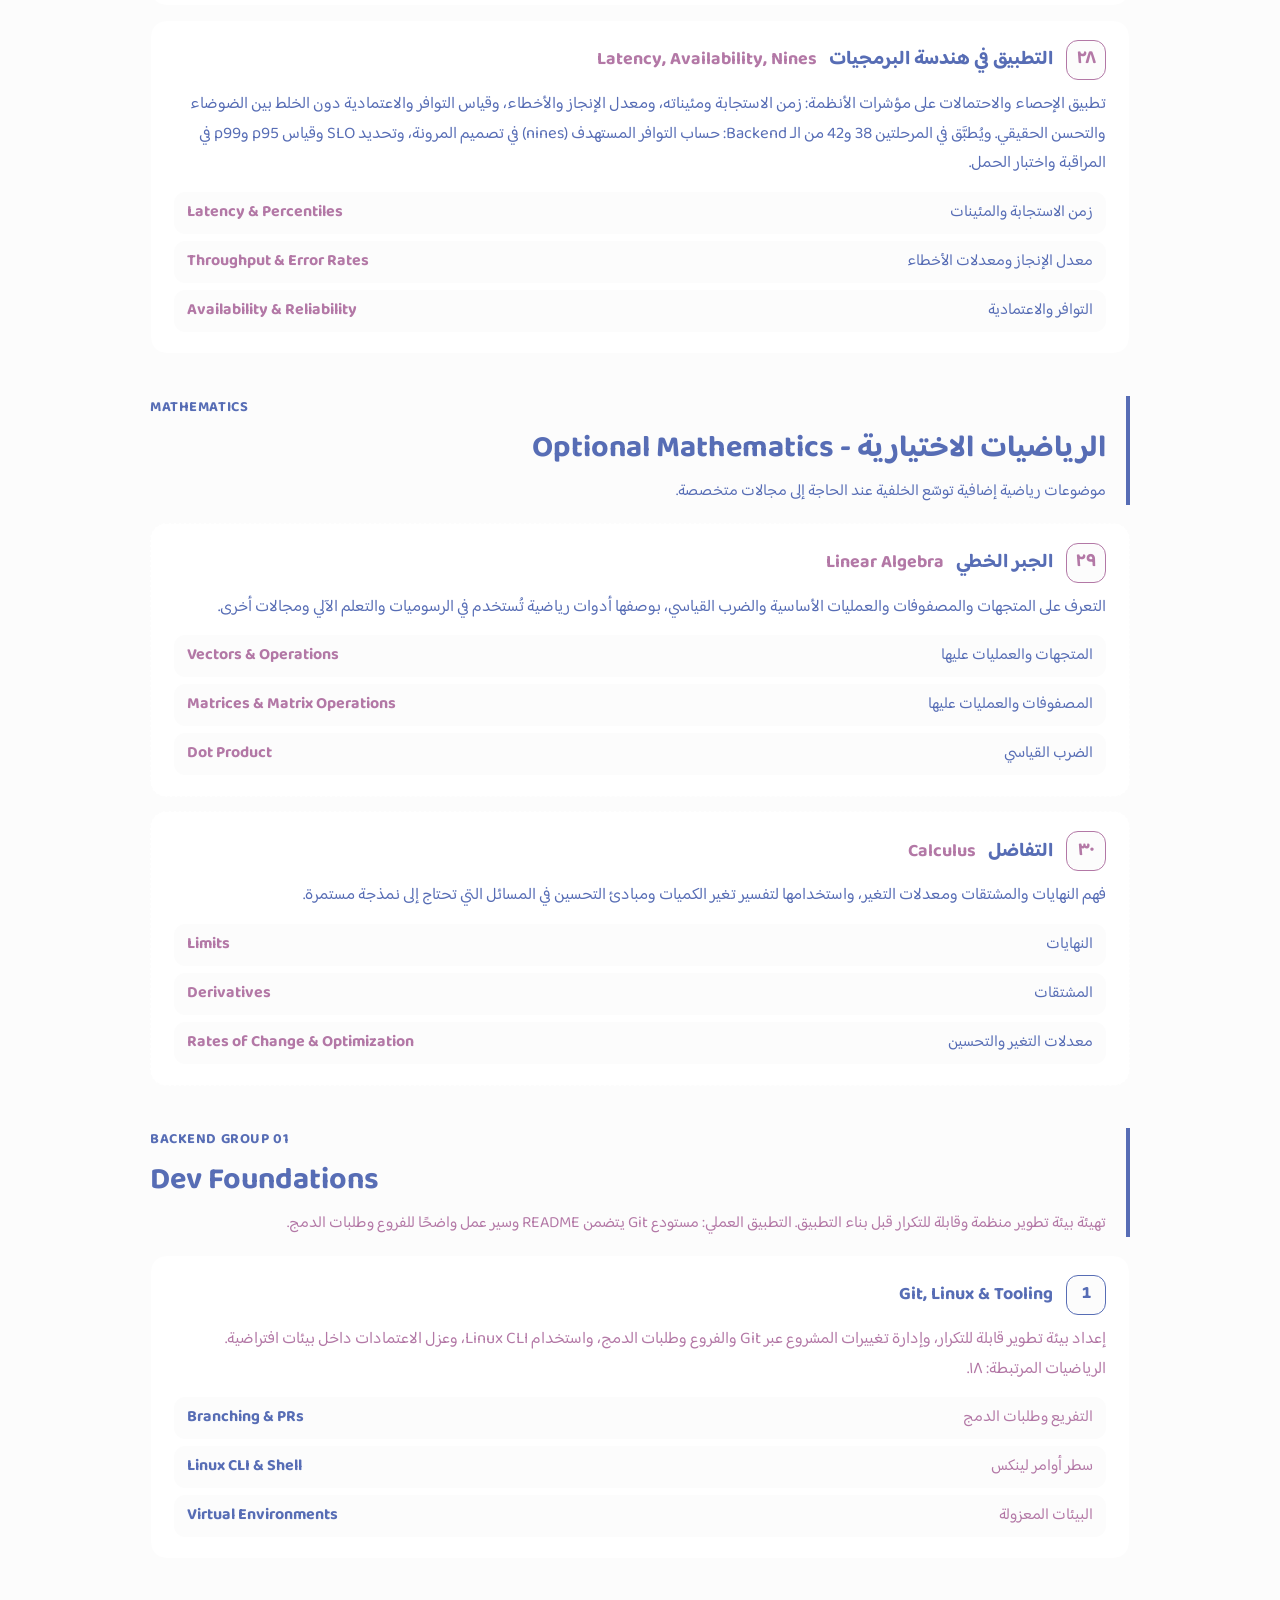
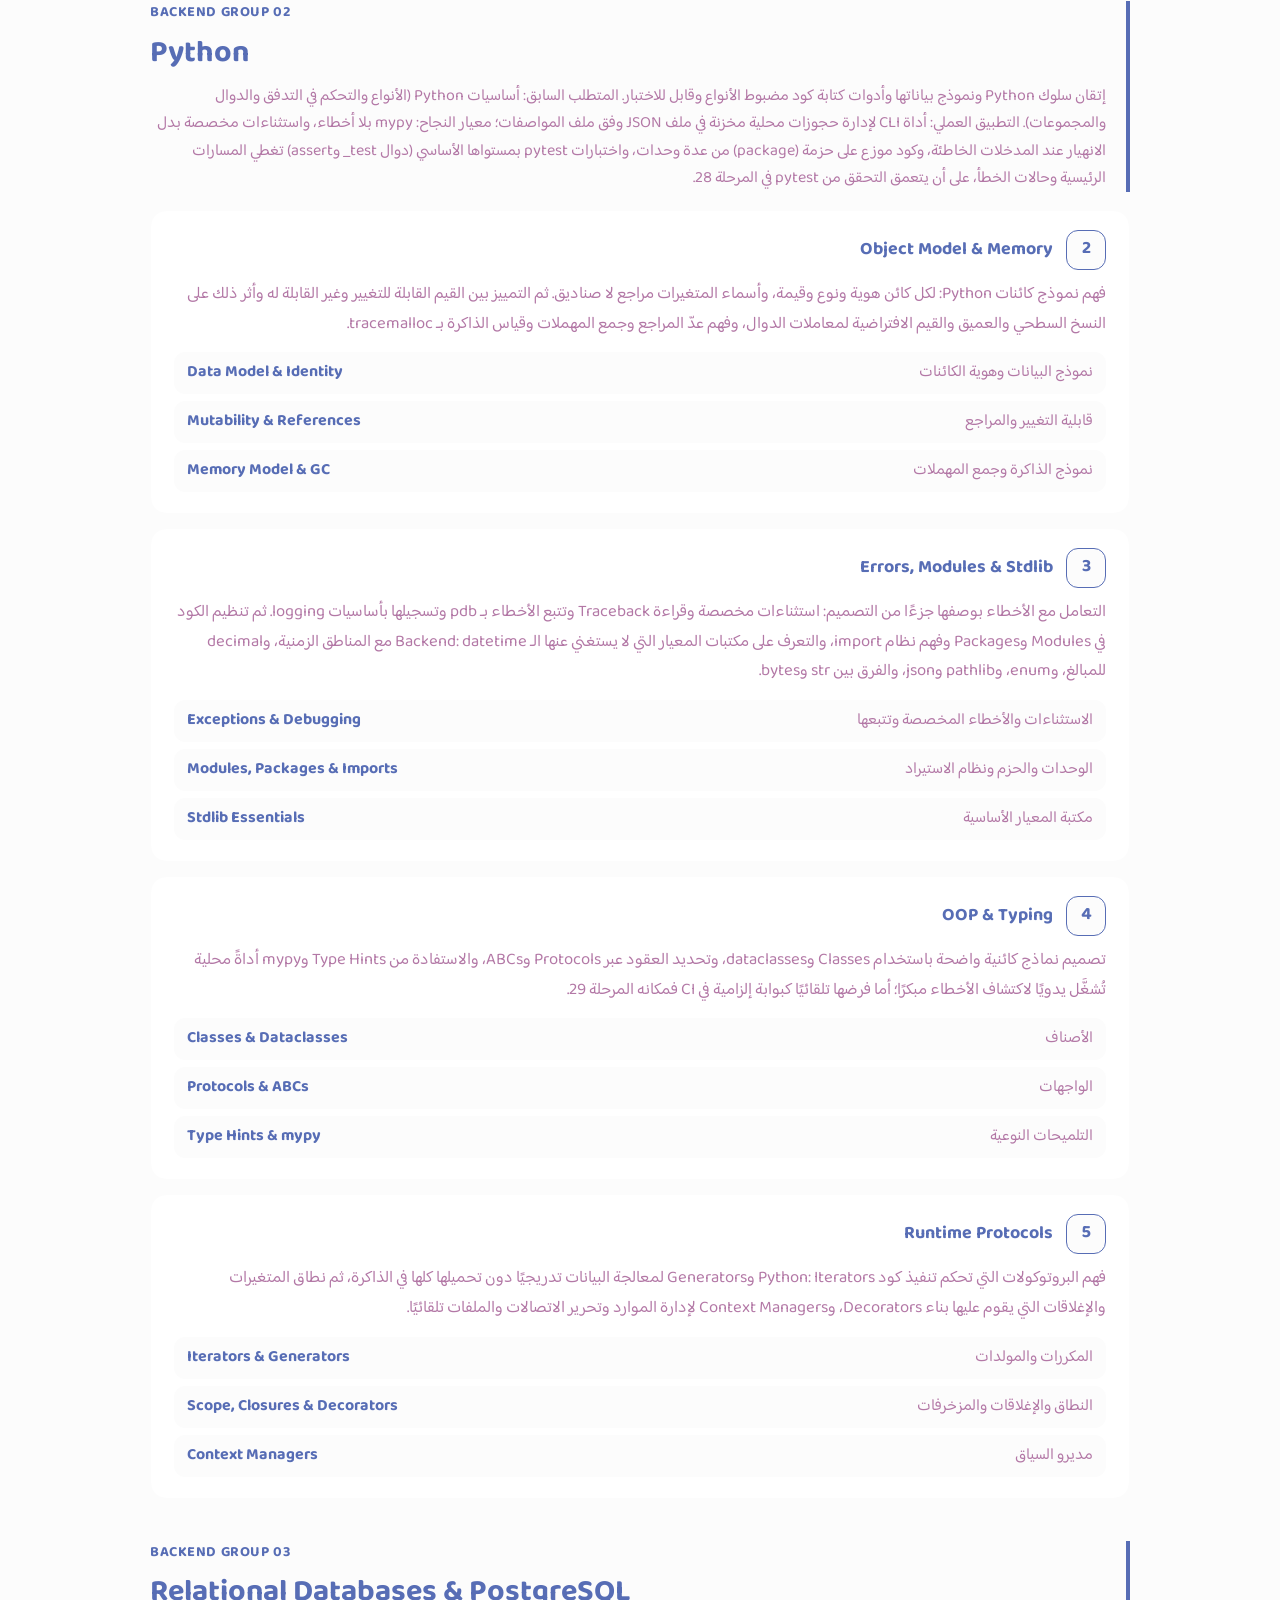
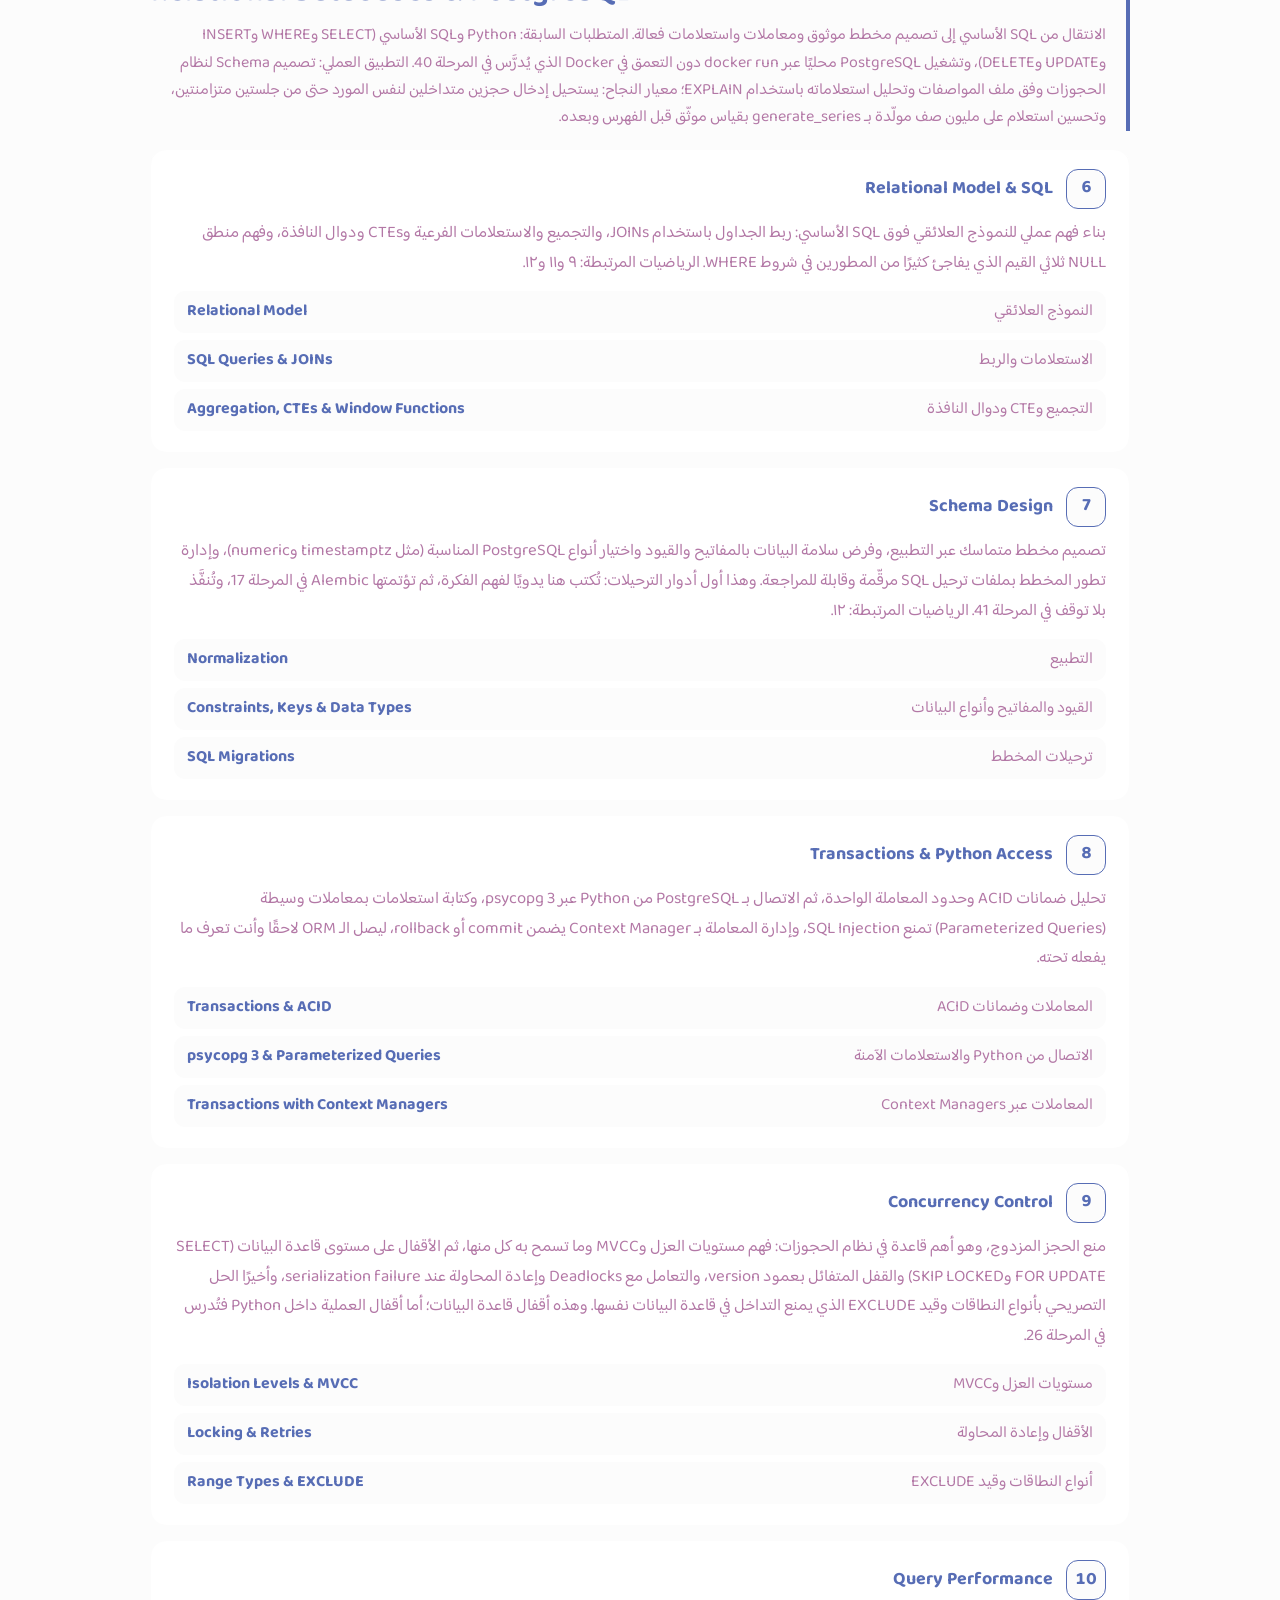
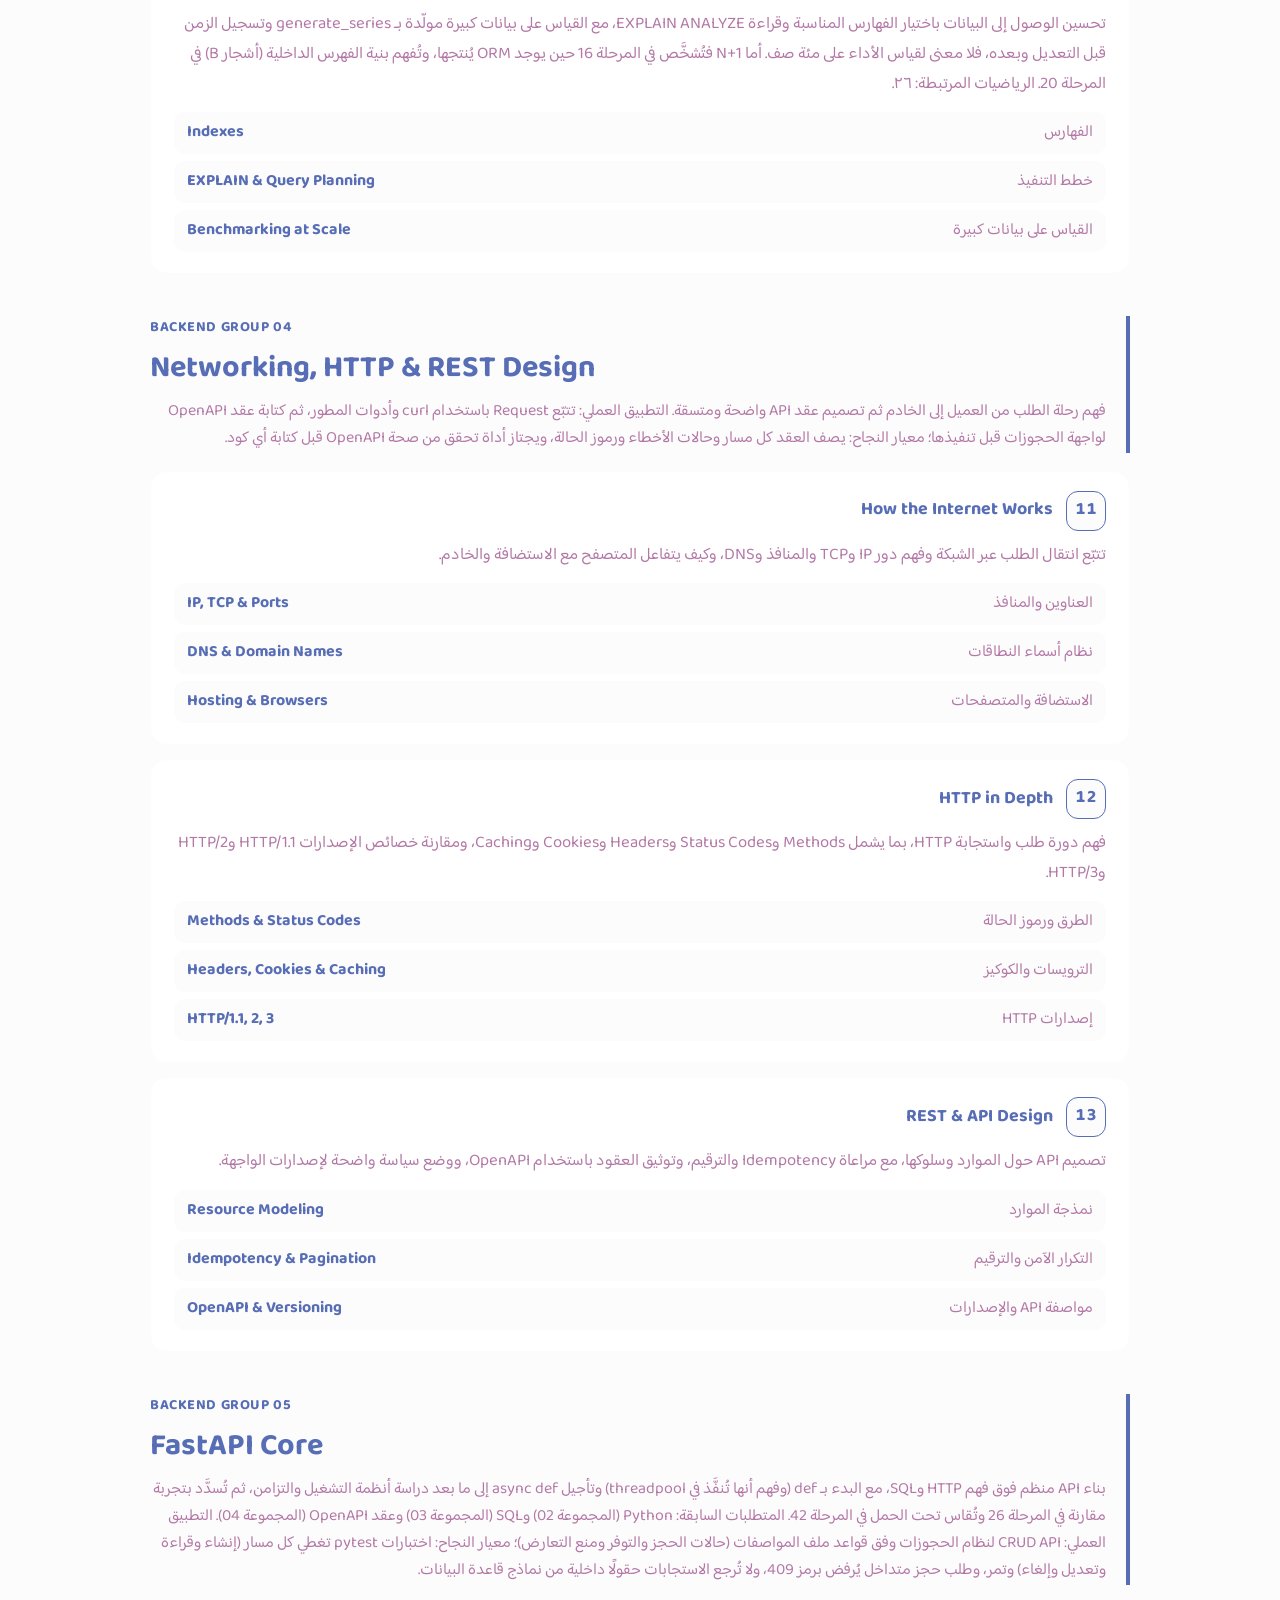
<file: Software-Engineering-Mindset.html>
<!DOCTYPE html>

<html dir="rtl" lang="ar">
<head>
<meta charset="utf-8"/>
<meta content="width=device-width, initial-scale=1" name="viewport"/>
<meta content="#fcfcfc" name="theme-color"/>
<title>Software Engineering Mindset</title>
<link href="https://fonts.googleapis.com" rel="preconnect"/>
<link crossorigin="" href="https://fonts.gstatic.com" rel="preconnect"/>
<link href="https://fonts.googleapis.com/css2?family=Baloo+Bhaijaan+2:wght@400;500;600;700&amp;display=swap" rel="stylesheet"/>
<style>
  :root {
    color-scheme: light;
    --page: #fcfcfc;
    --surface: #ffffff;
    --surface-soft: #fcfcfc;
    --text: #576db5;
    --muted: #576db5;
    --line: #fcfcfc;
    --accent: #b378a6;
    --accent-soft: #fcfcfc;
    --shadow: none;
  }

  * { box-sizing: border-box; }
  html { scroll-behavior: smooth; background: var(--page); }
  body {
    margin: 0;
    color: var(--text);
    background: var(--page);
    font-family: "Baloo Bhaijaan 2", "Segoe UI", Tahoma, system-ui, sans-serif;
    font-size: 19px;
    line-height: 1.95;
    direction: rtl;
  }

  .page {
    width: min(100% - 48px, 900px);
    margin: 0 auto;
    padding: 48px 0 84px;
  }

  .hero {
    padding: clamp(28px, 5vw, 48px);
    border: 1px solid var(--line);
    border-radius: 22px;
    background: var(--surface);
    box-shadow: var(--shadow);
  }
  .eyebrow {
    display: block;
    margin: 0 0 14px;
    color: var(--accent);
    font-size: 1rem;
    font-weight: 700;
    text-align: right;
  }
  h1 {
    margin: 0 0 25px;
    color: var(--text);
    font-size: clamp(2.2rem, 5.2vw, 3.2rem);
    line-height: 1.3;
    direction: ltr;
    text-align: left;
    letter-spacing: -.025em;
  }
  .intro {
    max-width: 790px;
    margin-left: auto;
    text-align: right;
    direction: rtl;
  }
  .intro p {
    margin: 0 0 18px;
    color: var(--muted);
    font-size: 1.08rem;
    line-height: 2;
    text-align: right;
    direction: rtl;
  }
  .intro p:first-child {
    color: var(--text);
    font-size: 1.14rem;
    font-weight: 600;
  }
  .intro p:last-child { margin-bottom: 0; }

  .stats {
    display: flex;
    flex-direction: column;
    align-items: flex-start;
    gap: 7px;
    margin-top: 28px;
  }
  .stat {
    display: inline-flex;
    align-items: baseline;
    gap: 10px;
    padding: 3px 0;
    color: var(--muted);
    font-size: 1rem;
  }
  .stat strong {
    min-width: 2.2rem;
    color: var(--accent);
    font-size: 1.12rem;
    font-weight: 700;
    text-align: right;
  }

  .plan-section {
    --accent: #b378a6;
    --accent-soft: #fcfcfc;
    margin-top: 58px;
  }
  .plan-section.math-section,
  .plan-section.optional { --accent: #b378a6; --accent-soft: #fcfcfc; }
  .backend-section { --accent: #576db5; --accent-soft: #fcfcfc; }
  .backend-section .section-heading { border-right-color: var(--accent); }
  .backend-section .stage-number { border-color: #576db5; }


  .section-heading {
    margin-bottom: 25px;
    padding: 0 20px 0 0;
    border-right: 4px solid var(--accent);
  }
  .section-kicker {
    margin: 0 0 5px;
    color: var(--muted);
    font-size: .9rem;
    font-weight: 700;
    letter-spacing: .04em;
    direction: ltr;
    text-align: left;
  }
  .section-heading h2 {
    margin: 0;
    color: var(--text);
    font-size: clamp(1.55rem, 3.2vw, 1.9rem);
    line-height: 1.55;
    font-weight: 700;
  }
  .section-heading h2[dir="rtl"] { direction: rtl; text-align: right; }
  .section-heading h2[dir="ltr"] { direction: ltr; text-align: left; }
  .section-description {
    margin: 9px 0 0;
    color: var(--muted);
    font-size: 1.04rem;
    line-height: 1.9;
    direction: rtl;
    text-align: right;
  }

  /* One stage per row: no side-by-side cards or horizontally wrapped topics. */
  .stage-grid {
    display: grid;
    grid-template-columns: minmax(0, 1fr);
    gap: 20px;
  }
  .stage-card {
    min-width: 0;
    padding: 25px 28px 26px;
    border: 1px solid var(--line);
    border-radius: 16px;
    background: var(--surface);
    box-shadow: var(--shadow);
  }
  .stage-heading {
    display: flex;
    flex-direction: column;
    align-items: stretch;
    gap: 9px;
    margin-bottom: 17px;
    direction: rtl;
  }
  .stage-number {
    display: flex;
    align-self: flex-start;
    width: 42px;
    min-height: 42px;
    align-items: center;
    justify-content: center;
    border: 1px solid #b378a6;
    border-radius: 12px;
    background: var(--accent-soft);
    color: var(--accent);
    font-size: 1.12rem;
    font-weight: 700;
    line-height: 1;
    direction: ltr;
    font-variant-numeric: tabular-nums;
  }
  .stage-title {
    display: flex;
    min-width: 0;
    flex-direction: column;
    gap: 2px;
    align-items: stretch;
  }
  .stage-title-ar {
    display: block;
    color: var(--text);
    font-size: 1.28rem;
    font-weight: 700;
    line-height: 1.6;
    direction: rtl;
    text-align: right;
  }
  .stage-title-en {
    display: block;
    color: var(--accent);
    font-size: 1.2rem;
    font-weight: 700;
    line-height: 1.55;
    direction: ltr;
    text-align: left;
    overflow-wrap: anywhere;
  }
  .stage-description {
    margin: 0 0 20px;
    color: var(--muted);
    font-size: 1.08rem;
    line-height: 2;
    direction: rtl;
    text-align: right;
  }

  /* Each topic is a separate vertical block, with language-specific alignment. */
  .topics {
    display: flex;
    flex-direction: column;
    gap: 11px;
    margin: 0;
    padding: 0;
    list-style: none;
  }
  .topic {
    display: flex;
    width: 100%;
    min-width: 0;
    flex-direction: column;
    align-items: stretch;
    gap: 3px;
    padding: 11px 15px 12px;
    border: 1px solid var(--line);
    border-radius: 11px;
    background: var(--surface-soft);
    line-height: 1.65;
  }
  .topic-en {
    display: block;
    color: var(--accent);
    font-size: 1rem;
    font-weight: 700;
    direction: ltr;
    text-align: left;
    overflow-wrap: anywhere;
  }
  .topic-ar {
    display: block;
    color: var(--muted);
    font-size: 1rem;
    direction: rtl;
    text-align: right;
  }
  .optional .section-heading { border-right-color: #576db5; }
  .optional .stage-card { border-style: dashed; }

  footer {
    margin-top: 64px;
    padding-top: 22px;
    border-top: 1px solid var(--line);
    color: var(--muted);
    font-size: 1rem;
    line-height: 1.8;
    text-align: center;
  }

  @media (max-width: 640px) {
    body { font-size: 18px; }
    .page { width: min(100% - 28px, 900px); padding: 20px 0 54px; }
    .hero { padding: 23px 20px 25px; border-radius: 17px; }
    h1 { font-size: clamp(2rem, 9vw, 2.7rem); margin-bottom: 20px; }
    .intro p { font-size: 1.03rem; line-height: 1.95; margin-bottom: 15px; }
    .intro p:first-child { font-size: 1.08rem; }
    .plan-section { margin-top: 43px; }
    .section-heading { padding-right: 14px; margin-bottom: 19px; }
    .section-heading h2 { font-size: 1.45rem; }
    .section-description { font-size: 1rem; }
    .stage-grid { gap: 15px; }
    .stage-card { padding: 20px 17px 21px; border-radius: 14px; }
    .stage-heading { gap: 8px; margin-bottom: 13px; }
    .stage-number { width: 38px; min-height: 38px; font-size: 1.02rem; }
    .stage-title-ar { font-size: 1.18rem; }
    .stage-title-en { font-size: 1.1rem; }
    .stage-description { font-size: 1.02rem; line-height: 1.9; margin-bottom: 16px; }
    .topic { padding: 9px 12px 10px; }
    .topic-en, .topic-ar { font-size: .96rem; }
  }

  @media print {
    :root { --page: #ffffff; --surface: #ffffff; --surface-soft: #fcfcfc; --text: #576db5; --muted: #576db5; --line: #fcfcfc; }
    body { background: #ffffff; font-size: 15px; }
    .page { width: 100%; padding: 0; }
    .hero, .stage-card { box-shadow: none; break-inside: avoid; }
    .plan-section { break-before: auto; }
    .stage-grid { gap: 10px; }
    .stage-card { padding: 14px 16px; }
    .topic { break-inside: avoid; }
  }


  /* Compact, readable bilingual layout — content, palette, and font unchanged. */
  body { font-size: 20px; line-height: 1.72; }
  .page { width: min(100% - 40px, 980px); padding-top: 32px; }
  .hero { padding: clamp(24px, 4vw, 38px); }
  .intro p { font-size: 1.06rem; line-height: 1.78; margin-bottom: 12px; }
  .intro p:first-child { font-size: 1.1rem; }
  .stats { flex-direction: row; flex-wrap: wrap; gap: 8px 22px; margin-top: 20px; }
  .plan-section { margin-top: 42px; }
  .section-heading { margin-bottom: 18px; }
  .section-description { margin-top: 5px; font-size: 1rem; line-height: 1.7; }
  .stage-grid { gap: 14px; }
  .stage-card { padding: 19px 23px 21px; }
  .stage-heading { flex-direction: row; align-items: center; gap: 13px; margin-bottom: 10px; }
  .stage-number { flex: 0 0 40px; width: 40px; min-height: 40px; }
  .stage-title { flex: 1; flex-direction: row; flex-wrap: wrap; align-items: baseline; column-gap: 12px; row-gap: 0; }
  .stage-title-ar { font-size: 1.22rem; line-height: 1.5; }
  .stage-title-en { font-size: 1.12rem; line-height: 1.5; overflow-wrap: normal; }
  .stage-description { font-size: 1.04rem; line-height: 1.78; margin-bottom: 13px; }
  .topics { gap: 7px; }
  .topic { flex-direction: row; flex-wrap: wrap; align-items: baseline; justify-content: space-between; gap: 2px 12px; padding: 8px 12px; line-height: 1.5; }
  .topic-en, .topic-ar { flex: 1 1 auto; width: auto; font-size: 1rem; }
  .topic-en { text-align: left; overflow-wrap: break-word; }
  .topic-ar { text-align: right; }
  footer { margin-top: 42px; }

  @media (max-width: 640px) {
    body { font-size: 18px; line-height: 1.7; }
    .page { width: min(100% - 24px, 980px); padding: 16px 0 42px; }
    .hero { padding: 20px 17px 22px; }
    .intro p, .intro p:first-child { font-size: 1rem; line-height: 1.75; }
    .stats { gap: 5px 16px; }
    .plan-section { margin-top: 34px; }
    .section-heading { margin-bottom: 15px; }
    .section-heading h2 { font-size: 1.38rem; line-height: 1.45; }
    .section-description { font-size: .98rem; }
    .stage-grid { gap: 12px; }
    .stage-card { padding: 16px 13px 17px; }
    .stage-heading { gap: 10px; }
    .stage-number { flex-basis: 36px; width: 36px; min-height: 36px; }
    .stage-title { column-gap: 8px; }
    .stage-title-ar { font-size: 1.08rem; }
    .stage-title-en { font-size: 1rem; }
    .stage-description { font-size: .98rem; line-height: 1.72; }
    .topic { padding: 7px 9px; gap: 1px 8px; }
    .topic-en, .topic-ar { font-size: .94rem; }
  }


  /* Correct mixed-language alignment: Arabic on the right, English on the left. */
  .stage-title {
    direction: rtl;
  }
  .stage-title-ar {
    direction: rtl;
    text-align: right;
  }
  .stage-title-en {
    direction: ltr;
    text-align: left;
  }
  .topic {
    direction: ltr;
  }
  .topic-en {
    direction: ltr;
    text-align: left;
  }
  .topic-ar {
    direction: rtl;
    text-align: right;
  }
  .section-heading h2[dir="rtl"] {
    direction: rtl;
    text-align: right;
  }
  .section-heading h2[dir="ltr"] {
    direction: ltr;
    text-align: left;
  }


  /* Keep the existing blue/purple palette distinct across every backend group. */
  .backend-section {
    --accent: #576db5;
    --text: #576db5;
    --muted: #b378a6;
  }
  .backend-section .section-kicker,
  .backend-section .section-heading h2,
  .backend-section .stage-title-en,
  .backend-section .topic-en {
    color: #576db5;
  }
  .backend-section .section-description,
  .backend-section .stage-title-ar,
  .backend-section .stage-description,
  .backend-section .topic-ar {
    color: #b378a6;
  }
</style>
</head>
<body>
<main class="page">
<header class="hero">
<div class="eyebrow">خطة التعلّم الهندسي</div>
<h1>Software Engineering Mindset</h1>
<div class="intro">
<p>خطة Software Engineering Mindset برنامج تعلّم متكامل يهدف إلى بناء فهم هندسي متين يمكّن من تحليل المشكلات، وفهم سلوك الأنظمة، واتخاذ قرارات تقنية مبررة، وتطوير برمجيات موثوقة قابلة للاختبار والصيانة والتوسع.</p>
<p>تبدأ الخطة بالأسس الرياضية في ثلاثين مرحلة موزعة على أربعة أقسام: الأساس الرياضي، والرياضيات المتقطعة، ورياضيات الأداء والتحليل، والرياضيات الاختيارية.</p>
<p>وهي قاعدة التفكير المنطقي والبراهين وتحليل التعقيد والاحتمال والإحصاء. ولا يلزم إنهاؤها كلها قبل بدء الـ Backend؛ فوصف كل مرحلة رياضية يحدد موضع تطبيقها في الـ Backend، ووصف كل مرحلة خلفية يذكر الرياضيات المرتبطة بها، فيمكن دراسة الاثنين بالتوازي.</p>
<p>ثم تنتقل إلى هندسة الـ Backend في ثلاث وأربعين مرحلة موزعة على أربع عشرة مجموعة، تعتمد على Python وPostgreSQL، وتتخذ FastAPI أساسًا للمسار التطبيقي لتطوير الخدمات الخلفية.</p>
<p>وتسير المجموعات بتدرج مدروس: تبدأ ببيئة العمل وإتقان Python، ثم قواعد البيانات العلائقية وبروتوكول HTTP وتصميم واجهات REST، ثم بناء الخدمات بـ FastAPI، ثم البنى والخوارزميات التي تحكم الأداء، وبعدها أنظمة التشغيل والتزامن، فتصميم البرمجيات والاختبار وجودة الكود، ثم أمان التطبيقات، ثم التخزين المؤقت والمراسلة والاتصال اللحظي، ثم المعمارية وقابلية التوسع، وتنتهي بنشر الخدمة في بيئة الإنتاج ومراقبتها، مع مجموعة اختيارية للتوسع بعد اكتمال الأساس.</p>
<p>وكل مرحلة تضم ثلاثة موضوعات تُدرس وتُطبق عمليًا كوحدة واحدة، وتختم كل مجموعة بتطبيق عملي له معيار نجاح واضح، وتبلغ ذروتها في مشروع ختامي هو خدمة حجوزات متكاملة جاهزة للإنتاج، تُحدَّد كياناتها وقواعدها ومتطلبات أدائها وقراراتها التقنية في ملف مواصفات مستقل (Booking Service Spec)، بحيث تتحول المعرفة النظرية إلى قدرة هندسية قابلة للتطبيق.</p>
</div>
<div aria-label="ملخص الخطة" class="stats">
<span class="stat"><strong>30</strong> مرحلة رياضية</span>
<span class="stat"><strong>4</strong> أقسام رياضية</span>
<span class="stat"><strong>43</strong> مرحلة Backend</span>
<span class="stat"><strong>14</strong> مجموعة</span>
</div>
</header>
<section class="plan-section math-section">
<div class="section-heading">
<div class="section-kicker">MATHEMATICS</div>
<h2 dir="rtl">الأساس الرياضي - Basic Mathematics</h2>
<p class="section-description">المفاهيم الحسابية والجبرية التي تدعم القياس والتعامل مع الصيغ.</p>
</div>
<div class="stage-grid"><article class="stage-card">
<div class="stage-heading"><span class="stage-number">١</span><div class="stage-title"><span class="stage-title-ar">الحساب والكسور والنسب</span><span class="stage-title-en" dir="ltr">Arithmetic, Fractions, Ratios</span></div></div>
<p class="stage-description">إتقان العمليات الأساسية والتعامل مع الأعداد الصحيحة والسالبة والكسور والعشريات، ثم استخدام النسب والتناسب والمئويات في القياس والتقدير.</p>
<ul class="topics"><li class="topic"><span class="topic-en" dir="ltr">Arithmetic Operations</span><span class="topic-ar">العمليات الحسابية الأساسية</span></li><li class="topic"><span class="topic-en" dir="ltr">Fractions &amp; Decimals</span><span class="topic-ar">الكسور والأعداد العشرية</span></li><li class="topic"><span class="topic-en" dir="ltr">Ratios &amp; Percentages</span><span class="topic-ar">النسب والتناسب والمئويات</span></li></ul>
</article><article class="stage-card">
<div class="stage-heading"><span class="stage-number">٢</span><div class="stage-title"><span class="stage-title-ar">القيمة المطلقة والقوى والجذور</span><span class="stage-title-en" dir="ltr">Absolute Value, Powers</span></div></div>
<p class="stage-description">فهم القيمة المطلقة والجزء الصحيح وعمليتي Floor وCeiling، وضبط ترتيب العمليات، مع استخدام القوى والجذور في قراءة الصيغ وأحجام البيانات.</p>
<ul class="topics"><li class="topic"><span class="topic-en" dir="ltr">Absolute Value &amp; Integers</span><span class="topic-ar">القيمة المطلقة والأعداد الصحيحة</span></li><li class="topic"><span class="topic-en" dir="ltr">Floor, Ceiling &amp; Order</span><span class="topic-ar">التقريب وترتيب العمليات</span></li><li class="topic"><span class="topic-en" dir="ltr">Powers &amp; Roots</span><span class="topic-ar">القوى والأسس والجذور</span></li></ul>
</article><article class="stage-card">
<div class="stage-heading"><span class="stage-number">٣</span><div class="stage-title"><span class="stage-title-ar">المتغيرات والمعادلات</span><span class="stage-title-en" dir="ltr">Variables, Equations</span></div></div>
<p class="stage-description">التعامل مع المتغيرات والثوابت والتعبيرات الجبرية، وتبسيطها وحل المعادلات والمتباينات والأنظمة؛ لصياغة المسائل بصورة رمزية دقيقة.</p>
<ul class="topics"><li class="topic"><span class="topic-en" dir="ltr">Variables &amp; Constants</span><span class="topic-ar">المتغيرات والثوابت</span></li><li class="topic"><span class="topic-en" dir="ltr">Expressions &amp; Simplification</span><span class="topic-ar">التعبيرات وتبسيطها</span></li><li class="topic"><span class="topic-en" dir="ltr">Equations &amp; Inequalities</span><span class="topic-ar">المعادلات والمتباينات</span></li></ul>
</article><article class="stage-card">
<div class="stage-heading"><span class="stage-number">٤</span><div class="stage-title"><span class="stage-title-ar">الدوال: المجال والمدى</span><span class="stage-title-en" dir="ltr">Functions, Domain, Range</span></div></div>
<p class="stage-description">فهم الدالة بوصفها تحويلًا من مدخلات إلى مخرجات، وتحديد مجالها ومداها، وقراءتها من الجداول والرسوم، مع التمييز بين الدوال الخطية والتربيعية.</p>
<ul class="topics"><li class="topic"><span class="topic-en" dir="ltr">Functions &amp; Mappings</span><span class="topic-ar">مفهوم الدوال والعلاقات</span></li><li class="topic"><span class="topic-en" dir="ltr">Domain &amp; Range</span><span class="topic-ar">المجال والمدى</span></li><li class="topic"><span class="topic-en" dir="ltr">Linear &amp; Quadratic Functions</span><span class="topic-ar">الدوال الخطية والتربيعية</span></li></ul>
</article><article class="stage-card">
<div class="stage-heading"><span class="stage-number">٥</span><div class="stage-title"><span class="stage-title-ar">تركيب الدوال والعكسية</span><span class="stage-title-en" dir="ltr">Composition, Inverse</span></div></div>
<p class="stage-description">تحليل الدوال متعددة التعريف وتركيب دالتين وإيجاد الدالة العكسية عند تحقق شروطها، لفهم بناء التحويلات المتتابعة والعلاقات بين المتغيرات.</p>
<ul class="topics"><li class="topic"><span class="topic-en" dir="ltr">Piecewise Functions</span><span class="topic-ar">الدوال متعددة التعريف</span></li><li class="topic"><span class="topic-en" dir="ltr">Function Composition</span><span class="topic-ar">تركيب الدوال</span></li><li class="topic"><span class="topic-en" dir="ltr">Inverse Functions</span><span class="topic-ar">الدوال العكسية</span></li></ul>
</article><article class="stage-card">
<div class="stage-heading"><span class="stage-number">٦</span><div class="stage-title"><span class="stage-title-ar">قوانين الأسس واللوغاريتمات</span><span class="stage-title-en" dir="ltr">Exponent &amp; Log Rules</span></div></div>
<p class="stage-description">تطبيق قوانين الأسس واللوغاريتمات والتحويل بينها، وفهم العلاقة العكسية التي تساعد لاحقًا على تبسيط المعادلات وتحليل معدلات النمو.</p>
<ul class="topics"><li class="topic"><span class="topic-en" dir="ltr">Exponent Laws</span><span class="topic-ar">قوانين الأسس</span></li><li class="topic"><span class="topic-en" dir="ltr">Logarithms &amp; Their Laws</span><span class="topic-ar">اللوغاريتمات وقوانينها</span></li><li class="topic"><span class="topic-en" dir="ltr">Exponential–Log Relationship</span><span class="topic-ar">العلاقة بين الأسس واللوغاريتمات</span></li></ul>
</article><article class="stage-card">
<div class="stage-heading"><span class="stage-number">٧</span><div class="stage-title"><span class="stage-title-ar">لوغاريتم الأساس 2 والنمو</span><span class="stage-title-en" dir="ltr">Base-2 Log, Growth</span></div></div>
<p class="stage-description">استخدام لوغاريتم الأساس 2 وتغيير الأساس، والتمييز بين النمو الأسي واللوغاريتمي وربط ذلك بتقسيم البيانات والبحث وكفاءة الخوارزميات.</p>
<ul class="topics"><li class="topic"><span class="topic-en" dir="ltr">Base-2 Logarithms</span><span class="topic-ar">لوغاريتم الأساس 2</span></li><li class="topic"><span class="topic-en" dir="ltr">Change of Base</span><span class="topic-ar">تغيير أساس اللوغاريتم</span></li><li class="topic"><span class="topic-en" dir="ltr">Exponential vs. Logarithmic Growth</span><span class="topic-ar">النمو الأسي واللوغاريتمي</span></li></ul>
</article><article class="stage-card">
<div class="stage-heading"><span class="stage-number">٨</span><div class="stage-title"><span class="stage-title-ar">التفكير الرياضي وحل المسائل</span><span class="stage-title-en" dir="ltr">Problem Solving</span></div></div>
<p class="stage-description">اتباع منهجية منظمة تبدأ بفهم المعطيات والمطلوب، ثم تفكيك المسألة وتجربة أمثلة صغيرة واكتشاف الأنماط، وتنتهي بفحص الحل والحالات الحدية.</p>
<ul class="topics"><li class="topic"><span class="topic-en" dir="ltr">Problem Decomposition</span><span class="topic-ar">تفكيك المسألة</span></li><li class="topic"><span class="topic-en" dir="ltr">Pattern &amp; Edge-Case Analysis</span><span class="topic-ar">اكتشاف الأنماط والحالات الحدية</span></li><li class="topic"><span class="topic-en" dir="ltr">Solution Verification</span><span class="topic-ar">التحقق من صحة الحل</span></li></ul>
</article></div>
</section>
<section class="plan-section math-section">
<div class="section-heading">
<div class="section-kicker">MATHEMATICS</div>
<h2 dir="rtl">الرياضيات المتقطعة - Discrete Mathematics</h2>
<p class="section-description">المنطق والمجموعات والعلاقات والعد والرسوم البيانية بوصفها لغة دقيقة لبناء البرمجيات.</p>
</div>
<div class="stage-grid"><article class="stage-card">
<div class="stage-heading"><span class="stage-number">٩</span><div class="stage-title"><span class="stage-title-ar">المنطق والقضايا</span><span class="stage-title-en" dir="ltr">Propositions, Truth Tables</span></div></div>
<p class="stage-description">بناء أساس منطقي عبر القضايا والروابط وجداول الصواب، وفهم الشرط والتكافؤ؛ لقراءة التعبيرات المنطقية التي تظهر في الكود والاستعلامات. ويُطبَّق في المرحلة 6 من الـ Backend عند قراءة شروط WHERE وفهم منطق NULL ثلاثي القيم.</p>
<ul class="topics"><li class="topic"><span class="topic-en" dir="ltr">Propositions &amp; Connectives</span><span class="topic-ar">القضايا والروابط المنطقية</span></li><li class="topic"><span class="topic-en" dir="ltr">Truth Tables</span><span class="topic-ar">جداول الصواب</span></li><li class="topic"><span class="topic-en" dir="ltr">Implication &amp; Equivalence</span><span class="topic-ar">الشرط والتكافؤ المنطقي</span></li></ul>
</article><article class="stage-card">
<div class="stage-heading"><span class="stage-number">١٠</span><div class="stage-title"><span class="stage-title-ar">المحمولات وطرق البرهان</span><span class="stage-title-en" dir="ltr">Predicates, Proofs</span></div></div>
<p class="stage-description">صياغة العبارات باستخدام المحمولات والكمّيات، وتطبيق قواعد الاستدلال وأساليب البرهان المباشر والعكسي وبالتناقض والحالات لإثبات صحة النتائج.</p>
<ul class="topics"><li class="topic"><span class="topic-en" dir="ltr">Predicates &amp; Quantifiers</span><span class="topic-ar">المحمولات والكمّيات</span></li><li class="topic"><span class="topic-en" dir="ltr">Rules of Inference</span><span class="topic-ar">قواعد الاستدلال</span></li><li class="topic"><span class="topic-en" dir="ltr">Proof Techniques</span><span class="topic-ar">أساليب البرهان</span></li></ul>
</article><article class="stage-card">
<div class="stage-heading"><span class="stage-number">١١</span><div class="stage-title"><span class="stage-title-ar">نظرية المجموعات</span><span class="stage-title-en" dir="ltr">Set Theory</span></div></div>
<p class="stage-description">دراسة المجموعات واحتواءها والعمليات عليها، إلى جانب الضرب الديكارتي ومجموعة الأجزاء؛ لفهم نماذج العلاقات وتنظيم البيانات. ويُطبَّق في المرحلة 6 من الـ Backend، إذ تقوم عمليات UNION وINTERSECT والـ JOINs على مفاهيم المجموعات.</p>
<ul class="topics"><li class="topic"><span class="topic-en" dir="ltr">Sets &amp; Subsets</span><span class="topic-ar">المجموعات والمجموعات الجزئية</span></li><li class="topic"><span class="topic-en" dir="ltr">Set Operations</span><span class="topic-ar">عمليات المجموعات</span></li><li class="topic"><span class="topic-en" dir="ltr">Cartesian Product &amp; Power Set</span><span class="topic-ar">الضرب الديكارتي ومجموعة الأجزاء</span></li></ul>
</article><article class="stage-card">
<div class="stage-heading"><span class="stage-number">١٢</span><div class="stage-title"><span class="stage-title-ar">العلاقات والدوال الخاصة</span><span class="stage-title-en" dir="ltr">Relations, Bijections</span></div></div>
<p class="stage-description">تحليل العلاقات وفق خصائصها، والتمييز بين التكافؤ والترتيب الجزئي، وفهم أنواع الدوال من حيث التباين والشمول والتقابل. ويُطبَّق في المرحلتين 6 و7 من الـ Backend: العلاقات والمفاتيح في النموذج العلائقي، والتبعيات الدالية في التطبيع.</p>
<ul class="topics"><li class="topic"><span class="topic-en" dir="ltr">Relations &amp; Properties</span><span class="topic-ar">العلاقات وخصائصها</span></li><li class="topic"><span class="topic-en" dir="ltr">Equivalence &amp; Partial Orders</span><span class="topic-ar">علاقات التكافؤ والترتيب الجزئي</span></li><li class="topic"><span class="topic-en" dir="ltr">Injective, Surjective &amp; Bijective Maps</span><span class="topic-ar">الدوال المتباينة والشاملة والتقابلية</span></li></ul>
</article><article class="stage-card">
<div class="stage-heading"><span class="stage-number">١٣</span><div class="stage-title"><span class="stage-title-ar">العد والتوافيق ١</span><span class="stage-title-en" dir="ltr">Permutations, Combinations</span></div></div>
<p class="stage-description">حساب عدد الحالات باستخدام قاعدتي الجمع والضرب والتباديل والتوافيق ومعاملات ذات الحدين، وتقدير حجم فضاء البحث قبل اختيار الحل. ويُطبَّق في المرحلة 22 من الـ Backend لتقدير حجم فضاء البحث قبل اختيار Backtracking.</p>
<ul class="topics"><li class="topic"><span class="topic-en" dir="ltr">Sum &amp; Product Rules</span><span class="topic-ar">قاعدتا الجمع والضرب</span></li><li class="topic"><span class="topic-en" dir="ltr">Permutations &amp; Combinations</span><span class="topic-ar">التباديل والتوافيق</span></li><li class="topic"><span class="topic-en" dir="ltr">Binomial Coefficients</span><span class="topic-ar">معاملات ذات الحدين</span></li></ul>
</article><article class="stage-card">
<div class="stage-heading"><span class="stage-number">١٤</span><div class="stage-title"><span class="stage-title-ar">العد والتوافيق ٢</span><span class="stage-title-en" dir="ltr">Pigeonhole, Inclusion-Exclusion</span></div></div>
<p class="stage-description">توسيع أدوات العد باستخدام مبدأ صندوق الحمام والعد مع التكرار أو بدونه ومبدأ الاشتمال والاستبعاد لمعالجة المسائل المركبة.</p>
<ul class="topics"><li class="topic"><span class="topic-en" dir="ltr">Pigeonhole Principle</span><span class="topic-ar">مبدأ صندوق الحمام</span></li><li class="topic"><span class="topic-en" dir="ltr">Counting with Repetition</span><span class="topic-ar">العد مع التكرار ودونه</span></li><li class="topic"><span class="topic-en" dir="ltr">Inclusion–Exclusion</span><span class="topic-ar">مبدأ الاشتمال والاستبعاد</span></li></ul>
</article><article class="stage-card">
<div class="stage-heading"><span class="stage-number">١٥</span><div class="stage-title"><span class="stage-title-ar">الاستقراء والتعريفات العودية</span><span class="stage-title-en" dir="ltr">Induction, Recursion</span></div></div>
<p class="stage-description">إتقان الاستقراء الرياضي والاستقراء القوي، وبناء تعريفات عودية، واستخدامها لإثبات خصائص المتتاليات والخوارزميات ذات البنية التكرارية. ويُطبَّق في المرحلة 22 من الـ Backend في بناء الحلول العودية.</p>
<ul class="topics"><li class="topic"><span class="topic-en" dir="ltr">Mathematical Induction</span><span class="topic-ar">الاستقراء الرياضي</span></li><li class="topic"><span class="topic-en" dir="ltr">Strong Induction</span><span class="topic-ar">الاستقراء القوي</span></li><li class="topic"><span class="topic-en" dir="ltr">Recursive Definitions</span><span class="topic-ar">التعريفات العودية</span></li></ul>
</article><article class="stage-card">
<div class="stage-heading"><span class="stage-number">١٦</span><div class="stage-title"><span class="stage-title-ar">المتتاليات والعلاقات العودية</span><span class="stage-title-en" dir="ltr">Sequences, Recurrences</span></div></div>
<p class="stage-description">تحليل المتتاليات والمجاميع والعلاقات العودية، واستخدام الفك المتكرر في حل الحالات البسيطة وتقدير تكلفة الخوارزميات العودية. ويُطبَّق في المرحلة 21 من الـ Backend لتحليل تكلفة Merge Sort والبحث الثنائي.</p>
<ul class="topics"><li class="topic"><span class="topic-en" dir="ltr">Arithmetic &amp; Geometric Sequences</span><span class="topic-ar">المتتاليات الحسابية والهندسية</span></li><li class="topic"><span class="topic-en" dir="ltr">Summation Notation</span><span class="topic-ar">رمز المجموع والمجاميع الشائعة</span></li><li class="topic"><span class="topic-en" dir="ltr">Recurrence Relations</span><span class="topic-ar">العلاقات العودية</span></li></ul>
</article><article class="stage-card">
<div class="stage-heading"><span class="stage-number">١٧</span><div class="stage-title"><span class="stage-title-ar">نظرية الأعداد</span><span class="stage-title-en" dir="ltr">Number Theory, Modular Arithmetic</span></div></div>
<p class="stage-description">فهم القسمة والأعداد الأولية والقاسم المشترك الأكبر وخوارزمية إقليدس، ثم تطبيق الحساب المعياري والتطابقات في موضوعات التجزئة والتشفير. ويُطبَّق في المرحلتين 19 و37 من الـ Backend: دوال التجزئة وجداول Hash، وتوزيع المفاتيح على الأجزاء في Sharding.</p>
<ul class="topics"><li class="topic"><span class="topic-en" dir="ltr">Divisibility &amp; Primes</span><span class="topic-ar">القسمة والأعداد الأولية</span></li><li class="topic"><span class="topic-en" dir="ltr">GCD &amp; Euclidean Algorithm</span><span class="topic-ar">القاسم المشترك وخوارزمية إقليدس</span></li><li class="topic"><span class="topic-en" dir="ltr">Modular Arithmetic</span><span class="topic-ar">الحساب بترديد عدد</span></li></ul>
</article><article class="stage-card">
<div class="stage-heading"><span class="stage-number">١٨</span><div class="stage-title"><span class="stage-title-ar">الأنظمة العددية</span><span class="stage-title-en" dir="ltr">Binary, Hex, Two’s Complement</span></div></div>
<p class="stage-description">قراءة التمثيلات الثنائية والثمانية والسداسية عشرية والتحويل بينها، وفهم المتمم الثنائي لتمثيل الأعداد السالبة داخل الذاكرة. ويُطبَّق في المرحلتين 1 و24 من الـ Backend: صلاحيات الملفات بالنظام الثماني في لينكس، وتمثيل العناوين والذاكرة الافتراضية.</p>
<ul class="topics"><li class="topic"><span class="topic-en" dir="ltr">Binary, Octal &amp; Hexadecimal</span><span class="topic-ar">الأنظمة الثنائي والثماني والسداسي عشري</span></li><li class="topic"><span class="topic-en" dir="ltr">Base Conversion</span><span class="topic-ar">التحويل بين الأنظمة</span></li><li class="topic"><span class="topic-en" dir="ltr">Two’s Complement</span><span class="topic-ar">المتمم الثنائي وتمثيل السوالب</span></li></ul>
</article><article class="stage-card">
<div class="stage-heading"><span class="stage-number">١٩</span><div class="stage-title"><span class="stage-title-ar">العمليات على البت</span><span class="stage-title-en" dir="ltr">Bitwise, Boolean Algebra</span></div></div>
<p class="stage-description">إجراء العمليات على مستوى البت، وفهم الجبر المنطقي والبوابات، واستخدام الأقنعة والأعلام الثنائية لتمثيل الحالات والتحكم منخفض المستوى. ويُطبَّق في المرحلة 25 من الـ Backend في أعلام الملفات وأقنعة الأحداث مثل epoll.</p>
<ul class="topics"><li class="topic"><span class="topic-en" dir="ltr">Bitwise Operators</span><span class="topic-ar">عمليات البت</span></li><li class="topic"><span class="topic-en" dir="ltr">Boolean Algebra &amp; Logic Gates</span><span class="topic-ar">الجبر المنطقي والبوابات</span></li><li class="topic"><span class="topic-en" dir="ltr">Masks &amp; Bit Flags</span><span class="topic-ar">الأقنعة والأعلام الثنائية</span></li></ul>
</article><article class="stage-card">
<div class="stage-heading"><span class="stage-number">٢٠</span><div class="stage-title"><span class="stage-title-ar">الرسوم البيانية ١</span><span class="stage-title-en" dir="ltr">Vertices, Edges, Weights</span></div></div>
<p class="stage-description">تمثيل الأنظمة والعلاقات باستخدام العقد والحواف، والتمييز بين الرسوم الموجهة وغير الموجهة والموزونة وفهم دلالة كل نموذج. ويُطبَّق في المرحلة 20 من الـ Backend عند تمثيل الرسوم بقوائم الجوار والمصفوفات.</p>
<ul class="topics"><li class="topic"><span class="topic-en" dir="ltr">Vertices &amp; Edges</span><span class="topic-ar">العقد والحواف</span></li><li class="topic"><span class="topic-en" dir="ltr">Directed &amp; Undirected Graphs</span><span class="topic-ar">الرسوم الموجهة وغير الموجهة</span></li><li class="topic"><span class="topic-en" dir="ltr">Weighted Graphs</span><span class="topic-ar">الرسوم الموزونة</span></li></ul>
</article><article class="stage-card">
<div class="stage-heading"><span class="stage-number">٢١</span><div class="stage-title"><span class="stage-title-ar">الرسوم البيانية ٢</span><span class="stage-title-en" dir="ltr">Paths, Trees, DAGs</span></div></div>
<p class="stage-description">تحليل المسارات والدورات والاتصال، والتعرف على الأشجار والرسوم الثنائية وDAGs بوصفها نماذج للاعتماديات وترتيب تنفيذ المهام. ويُطبَّق في المرحلة 23 من الـ Backend في BFS وDFS والفرز الطوبولوجي.</p>
<ul class="topics"><li class="topic"><span class="topic-en" dir="ltr">Paths, Cycles &amp; Connectivity</span><span class="topic-ar">المسارات والدورات والاتصال</span></li><li class="topic"><span class="topic-en" dir="ltr">Trees &amp; Bipartite Graphs</span><span class="topic-ar">الأشجار والرسوم الثنائية</span></li><li class="topic"><span class="topic-en" dir="ltr">DAGs &amp; Dependencies</span><span class="topic-ar">الرسوم غير الدورية والاعتمادات</span></li></ul>
</article></div>
</section>
<section class="plan-section math-section">
<div class="section-heading">
<div class="section-kicker">MATHEMATICS</div>
<h2 dir="rtl">رياضيات الأداء والتحليل - Performance Math</h2>
<p class="section-description">أدوات تحليل الكفاءة وعدم اليقين وقراءة البيانات والمؤشرات التشغيلية.</p>
</div>
<div class="stage-grid"><article class="stage-card">
<div class="stage-heading"><span class="stage-number">٢٢</span><div class="stage-title"><span class="stage-title-ar">التحليل التقاربي</span><span class="stage-title-en" dir="ltr">Big-O, Theta, Omega</span></div></div>
<p class="stage-description">قياس كفاءة الخوارزميات بدلالة حجم المدخلات، وفهم التعقيدين الزمني والمكاني، واستخدام Big-O وTheta وOmega لوصف النمو التقاربي. وهذه المرحلة للجانب النظري والاشتقاق؛ أما القياس العملي بـ timeit فمكانه المرحلة 21 من الـ Backend.</p>
<ul class="topics"><li class="topic"><span class="topic-en" dir="ltr">Input Size &amp; Complexity</span><span class="topic-ar">حجم المدخلات والتعقيد</span></li><li class="topic"><span class="topic-en" dir="ltr">Time &amp; Space Complexity</span><span class="topic-ar">التعقيد الزمني والمكاني</span></li><li class="topic"><span class="topic-en" dir="ltr">Big-O, Theta &amp; Omega</span><span class="topic-ar">رموز Big-O وTheta وOmega</span></li></ul>
</article><article class="stage-card">
<div class="stage-heading"><span class="stage-number">٢٣</span><div class="stage-title"><span class="stage-title-ar">مقارنة معدلات النمو</span><span class="stage-title-en" dir="ltr">Growth Rates, Worst Case</span></div></div>
<p class="stage-description">مقارنة فئات النمو وتحديد أثرها عند ازدياد المدخلات، مع التمييز بين أفضل حالة ومتوسط الحالة وأسوأها عند تقييم الحلول. ويُقارَن هذا التحليل النظري بالقياس الفعلي في المرحلة 21 من الـ Backend وبسلوك الفهارس في المرحلة 10.</p>
<ul class="topics"><li class="topic"><span class="topic-en" dir="ltr">Common Growth Classes</span><span class="topic-ar">معدلات النمو الشائعة</span></li><li class="topic"><span class="topic-en" dir="ltr">Asymptotic Comparison</span><span class="topic-ar">المقارنة التقاربية</span></li><li class="topic"><span class="topic-en" dir="ltr">Best, Average &amp; Worst Cases</span><span class="topic-ar">الحالات الأفضل والمتوسطة والأسوأ</span></li></ul>
</article><article class="stage-card">
<div class="stage-heading"><span class="stage-number">٢٤</span><div class="stage-title"><span class="stage-title-ar">الاحتمالات ١</span><span class="stage-title-en" dir="ltr">Conditional Probability, Bayes</span></div></div>
<p class="stage-description">نمذجة التجارب بفضاء العينة والأحداث، وتطبيق قواعد الاحتمال والاستقلال والاحتمال الشرطي ونظرية بايز في تحليل عدم اليقين. ويُطبَّق في المرحلة 19 من الـ Backend لتقدير احتمال التصادم في جداول التجزئة.</p>
<ul class="topics"><li class="topic"><span class="topic-en" dir="ltr">Sample Space &amp; Events</span><span class="topic-ar">فضاء العينة والأحداث</span></li><li class="topic"><span class="topic-en" dir="ltr">Probability Rules &amp; Independence</span><span class="topic-ar">قواعد الاحتمال والاستقلال</span></li><li class="topic"><span class="topic-en" dir="ltr">Conditional Probability &amp; Bayes</span><span class="topic-ar">الاحتمال الشرطي ونظرية بايز</span></li></ul>
</article><article class="stage-card">
<div class="stage-heading"><span class="stage-number">٢٥</span><div class="stage-title"><span class="stage-title-ar">الاحتمالات ٢</span><span class="stage-title-en" dir="ltr">Random Variables, Distributions</span></div></div>
<p class="stage-description">فهم المتغيرات العشوائية والقيمة المتوقعة والتباين، والتعرف على التوزيعات الشائعة واستخدامها لوصف سلوك الأحداث والأنظمة. ويُطبَّق في المرحلة 42 من الـ Backend لنمذجة وصول الطلبات واختيار سيناريوهات اختبار الحمل.</p>
<ul class="topics"><li class="topic"><span class="topic-en" dir="ltr">Random Variables</span><span class="topic-ar">المتغيرات العشوائية</span></li><li class="topic"><span class="topic-en" dir="ltr">Expected Value &amp; Variance</span><span class="topic-ar">القيمة المتوقعة والتباين</span></li><li class="topic"><span class="topic-en" dir="ltr">Common Distributions</span><span class="topic-ar">التوزيعات الاحتمالية المهمة</span></li></ul>
</article><article class="stage-card">
<div class="stage-heading"><span class="stage-number">٢٦</span><div class="stage-title"><span class="stage-title-ar">الإحصاء ١</span><span class="stage-title-en" dir="ltr">Mean, Variance, Percentiles</span></div></div>
<p class="stage-description">تلخيص البيانات بالمتوسط والوسيط والمنوال، وقياس التشتت بالتباين والانحراف المعياري، وقراءة المئينات لفهم توزيع النتائج. ويُطبَّق في المرحلتين 10 و42 من الـ Backend: مقارنة أزمنة الاستعلامات قبل التحسين وبعده، وتحديد أهداف p95 وp99.</p>
<ul class="topics"><li class="topic"><span class="topic-en" dir="ltr">Mean, Median &amp; Mode</span><span class="topic-ar">المتوسط والوسيط والمنوال</span></li><li class="topic"><span class="topic-en" dir="ltr">Variance &amp; Standard Deviation</span><span class="topic-ar">التباين والانحراف المعياري</span></li><li class="topic"><span class="topic-en" dir="ltr">Percentiles</span><span class="topic-ar">المئينات</span></li></ul>
</article><article class="stage-card">
<div class="stage-heading"><span class="stage-number">٢٧</span><div class="stage-title"><span class="stage-title-ar">الإحصاء ٢</span><span class="stage-title-en" dir="ltr">Sampling, Confidence Intervals</span></div></div>
<p class="stage-description">فهم أساليب أخذ العينات وحدود الاستنتاج منها، والتمييز بين الارتباط والسببية، وقراءة فترات الثقة واختبارات الفرضيات على المستوى المفاهيمي. ويُطبَّق في المرحلتين 21 و42 من الـ Backend للتمييز بين فروق القياس العشوائية والتحسن الحقيقي عند تكرار التجارب.</p>
<ul class="topics"><li class="topic"><span class="topic-en" dir="ltr">Sampling Methods</span><span class="topic-ar">أساليب أخذ العينات</span></li><li class="topic"><span class="topic-en" dir="ltr">Correlation vs. Causation</span><span class="topic-ar">الارتباط والسببية</span></li><li class="topic"><span class="topic-en" dir="ltr">Confidence Intervals &amp; Hypothesis Tests</span><span class="topic-ar">فترات الثقة واختبار الفرضيات</span></li></ul>
</article><article class="stage-card">
<div class="stage-heading"><span class="stage-number">٢٨</span><div class="stage-title"><span class="stage-title-ar">التطبيق في هندسة البرمجيات</span><span class="stage-title-en" dir="ltr">Latency, Availability, Nines</span></div></div>
<p class="stage-description">تطبيق الإحصاء والاحتمالات على مؤشرات الأنظمة: زمن الاستجابة ومئيناته، ومعدل الإنجاز والأخطاء، وقياس التوافر والاعتمادية دون الخلط بين الضوضاء والتحسن الحقيقي. ويُطبَّق في المرحلتين 38 و42 من الـ Backend: حساب التوافر المستهدف (nines) في تصميم المرونة، وتحديد SLO وقياس p95 وp99 في المراقبة واختبار الحمل.</p>
<ul class="topics"><li class="topic"><span class="topic-en" dir="ltr">Latency &amp; Percentiles</span><span class="topic-ar">زمن الاستجابة والمئينات</span></li><li class="topic"><span class="topic-en" dir="ltr">Throughput &amp; Error Rates</span><span class="topic-ar">معدل الإنجاز ومعدلات الأخطاء</span></li><li class="topic"><span class="topic-en" dir="ltr">Availability &amp; Reliability</span><span class="topic-ar">التوافر والاعتمادية</span></li></ul>
</article></div>
</section>
<section class="plan-section math-section optional">
<div class="section-heading">
<div class="section-kicker">MATHEMATICS</div>
<h2 dir="rtl">الرياضيات الاختيارية - Optional Mathematics</h2>
<p class="section-description">موضوعات رياضية إضافية توسّع الخلفية عند الحاجة إلى مجالات متخصصة.</p>
</div>
<div class="stage-grid"><article class="stage-card">
<div class="stage-heading"><span class="stage-number">٢٩</span><div class="stage-title"><span class="stage-title-ar">الجبر الخطي</span><span class="stage-title-en" dir="ltr">Linear Algebra</span></div></div>
<p class="stage-description">التعرف على المتجهات والمصفوفات والعمليات الأساسية والضرب القياسي، بوصفها أدوات رياضية تُستخدم في الرسوميات والتعلم الآلي ومجالات أخرى.</p>
<ul class="topics"><li class="topic"><span class="topic-en" dir="ltr">Vectors &amp; Operations</span><span class="topic-ar">المتجهات والعمليات عليها</span></li><li class="topic"><span class="topic-en" dir="ltr">Matrices &amp; Matrix Operations</span><span class="topic-ar">المصفوفات والعمليات عليها</span></li><li class="topic"><span class="topic-en" dir="ltr">Dot Product</span><span class="topic-ar">الضرب القياسي</span></li></ul>
</article><article class="stage-card">
<div class="stage-heading"><span class="stage-number">٣٠</span><div class="stage-title"><span class="stage-title-ar">التفاضل</span><span class="stage-title-en" dir="ltr">Calculus</span></div></div>
<p class="stage-description">فهم النهايات والمشتقات ومعدلات التغير، واستخدامها لتفسير تغير الكميات ومبادئ التحسين في المسائل التي تحتاج إلى نمذجة مستمرة.</p>
<ul class="topics"><li class="topic"><span class="topic-en" dir="ltr">Limits</span><span class="topic-ar">النهايات</span></li><li class="topic"><span class="topic-en" dir="ltr">Derivatives</span><span class="topic-ar">المشتقات</span></li><li class="topic"><span class="topic-en" dir="ltr">Rates of Change &amp; Optimization</span><span class="topic-ar">معدلات التغير والتحسين</span></li></ul>
</article></div>
</section>
<section class="plan-section backend-section">
<div class="section-heading">
<div class="section-kicker">BACKEND GROUP 01</div>
<h2 dir="ltr">Dev Foundations</h2>
<p class="section-description">تهيئة بيئة تطوير منظمة وقابلة للتكرار قبل بناء التطبيق. التطبيق العملي: مستودع Git يتضمن README وسير عمل واضحًا للفروع وطلبات الدمج.</p>
</div>
<div class="stage-grid"><article class="stage-card">
<div class="stage-heading"><span class="stage-number">1</span><div class="stage-title"><span class="stage-title-en" dir="ltr">Git, Linux &amp; Tooling</span></div></div>
<p class="stage-description">إعداد بيئة تطوير قابلة للتكرار، وإدارة تغييرات المشروع عبر Git والفروع وطلبات الدمج، واستخدام Linux CLI، وعزل الاعتمادات داخل بيئات افتراضية. الرياضيات المرتبطة: ١٨.</p>
<ul class="topics"><li class="topic"><span class="topic-en" dir="ltr">Branching &amp; PRs</span><span class="topic-ar">التفريع وطلبات الدمج</span></li><li class="topic"><span class="topic-en" dir="ltr">Linux CLI &amp; Shell</span><span class="topic-ar">سطر أوامر لينكس</span></li><li class="topic"><span class="topic-en" dir="ltr">Virtual Environments</span><span class="topic-ar">البيئات المعزولة</span></li></ul>
</article></div>
</section>
<section class="plan-section backend-section">
<div class="section-heading">
<div class="section-kicker">BACKEND GROUP 02</div>
<h2 dir="ltr">Python</h2>
<p class="section-description">إتقان سلوك Python ونموذج بياناتها وأدوات كتابة كود مضبوط الأنواع وقابل للاختبار. المتطلب السابق: أساسيات Python (الأنواع والتحكم في التدفق والدوال والمجموعات). التطبيق العملي: أداة CLI لإدارة حجوزات محلية مخزنة في ملف JSON وفق ملف المواصفات؛ معيار النجاح: mypy بلا أخطاء، واستثناءات مخصصة بدل الانهيار عند المدخلات الخاطئة، وكود موزع على حزمة (package) من عدة وحدات، واختبارات pytest بمستواها الأساسي (دوال test_ وassert) تغطي المسارات الرئيسية وحالات الخطأ، على أن يتعمق التحقق من pytest في المرحلة 28.</p>
</div>
<div class="stage-grid"><article class="stage-card">
<div class="stage-heading"><span class="stage-number">2</span><div class="stage-title"><span class="stage-title-en" dir="ltr">Object Model &amp; Memory</span></div></div>
<p class="stage-description">فهم نموذج كائنات Python: لكل كائن هوية ونوع وقيمة، وأسماء المتغيرات مراجع لا صناديق. ثم التمييز بين القيم القابلة للتغيير وغير القابلة له وأثر ذلك على النسخ السطحي والعميق والقيم الافتراضية لمعاملات الدوال، وفهم عدّ المراجع وجمع المهملات وقياس الذاكرة بـ tracemalloc.</p>
<ul class="topics"><li class="topic"><span class="topic-en" dir="ltr">Data Model &amp; Identity</span><span class="topic-ar">نموذج البيانات وهوية الكائنات</span></li><li class="topic"><span class="topic-en" dir="ltr">Mutability &amp; References</span><span class="topic-ar">قابلية التغيير والمراجع</span></li><li class="topic"><span class="topic-en" dir="ltr">Memory Model &amp; GC</span><span class="topic-ar">نموذج الذاكرة وجمع المهملات</span></li></ul>
</article><article class="stage-card">
<div class="stage-heading"><span class="stage-number">3</span><div class="stage-title"><span class="stage-title-en" dir="ltr">Errors, Modules &amp; Stdlib</span></div></div>
<p class="stage-description">التعامل مع الأخطاء بوصفها جزءًا من التصميم: استثناءات مخصصة وقراءة Traceback وتتبع الأخطاء بـ pdb وتسجيلها بأساسيات logging. ثم تنظيم الكود في Modules وPackages وفهم نظام import، والتعرف على مكتبات المعيار التي لا يستغني عنها الـ Backend: datetime مع المناطق الزمنية، وdecimal للمبالغ، وenum، وpathlib وjson، والفرق بين str وbytes.</p>
<ul class="topics"><li class="topic"><span class="topic-en" dir="ltr">Exceptions &amp; Debugging</span><span class="topic-ar">الاستثناءات والأخطاء المخصصة وتتبعها</span></li><li class="topic"><span class="topic-en" dir="ltr">Modules, Packages &amp; Imports</span><span class="topic-ar">الوحدات والحزم ونظام الاستيراد</span></li><li class="topic"><span class="topic-en" dir="ltr">Stdlib Essentials</span><span class="topic-ar">مكتبة المعيار الأساسية</span></li></ul>
</article><article class="stage-card">
<div class="stage-heading"><span class="stage-number">4</span><div class="stage-title"><span class="stage-title-en" dir="ltr">OOP &amp; Typing</span></div></div>
<p class="stage-description">تصميم نماذج كائنية واضحة باستخدام Classes وdataclasses، وتحديد العقود عبر Protocols وABCs، والاستفادة من Type Hints وmypy أداةً محلية تُشغَّل يدويًا لاكتشاف الأخطاء مبكرًا؛ أما فرضها تلقائيًا كبوابة إلزامية في CI فمكانه المرحلة 29.</p>
<ul class="topics"><li class="topic"><span class="topic-en" dir="ltr">Classes &amp; Dataclasses</span><span class="topic-ar">الأصناف</span></li><li class="topic"><span class="topic-en" dir="ltr">Protocols &amp; ABCs</span><span class="topic-ar">الواجهات</span></li><li class="topic"><span class="topic-en" dir="ltr">Type Hints &amp; mypy</span><span class="topic-ar">التلميحات النوعية</span></li></ul>
</article><article class="stage-card">
<div class="stage-heading"><span class="stage-number">5</span><div class="stage-title"><span class="stage-title-en" dir="ltr">Runtime Protocols</span></div></div>
<p class="stage-description">فهم البروتوكولات التي تحكم تنفيذ كود Python: Iterators وGenerators لمعالجة البيانات تدريجيًا دون تحميلها كلها في الذاكرة، ثم نطاق المتغيرات والإغلاقات التي يقوم عليها بناء Decorators، وContext Managers لإدارة الموارد وتحرير الاتصالات والملفات تلقائيًا.</p>
<ul class="topics"><li class="topic"><span class="topic-en" dir="ltr">Iterators &amp; Generators</span><span class="topic-ar">المكررات والمولدات</span></li><li class="topic"><span class="topic-en" dir="ltr">Scope, Closures &amp; Decorators</span><span class="topic-ar">النطاق والإغلاقات والمزخرفات</span></li><li class="topic"><span class="topic-en" dir="ltr">Context Managers</span><span class="topic-ar">مديرو السياق</span></li></ul>
</article></div>
</section>
<section class="plan-section backend-section">
<div class="section-heading">
<div class="section-kicker">BACKEND GROUP 03</div>
<h2 dir="ltr">Relational Databases &amp; PostgreSQL</h2>
<p class="section-description">الانتقال من SQL الأساسي إلى تصميم مخطط موثوق ومعاملات واستعلامات فعالة. المتطلبات السابقة: Python وSQL الأساسي (SELECT وWHERE وINSERT وUPDATE وDELETE)، وتشغيل PostgreSQL محليًا عبر docker run دون التعمق في Docker الذي يُدرَّس في المرحلة 40. التطبيق العملي: تصميم Schema لنظام الحجوزات وفق ملف المواصفات وتحليل استعلاماته باستخدام EXPLAIN؛ معيار النجاح: يستحيل إدخال حجزين متداخلين لنفس المورد حتى من جلستين متزامنتين، وتحسين استعلام على مليون صف مولّدة بـ generate_series بقياس موثّق قبل الفهرس وبعده.</p>
</div>
<div class="stage-grid"><article class="stage-card">
<div class="stage-heading"><span class="stage-number">6</span><div class="stage-title"><span class="stage-title-en" dir="ltr">Relational Model &amp; SQL</span></div></div>
<p class="stage-description">بناء فهم عملي للنموذج العلائقي فوق SQL الأساسي: ربط الجداول باستخدام JOINs، والتجميع والاستعلامات الفرعية وCTEs ودوال النافذة، وفهم منطق NULL ثلاثي القيم الذي يفاجئ كثيرًا من المطورين في شروط WHERE. الرياضيات المرتبطة: ٩ و١١ و١٢.</p>
<ul class="topics"><li class="topic"><span class="topic-en" dir="ltr">Relational Model</span><span class="topic-ar">النموذج العلائقي</span></li><li class="topic"><span class="topic-en" dir="ltr">SQL Queries &amp; JOINs</span><span class="topic-ar">الاستعلامات والربط</span></li><li class="topic"><span class="topic-en" dir="ltr">Aggregation, CTEs &amp; Window Functions</span><span class="topic-ar">التجميع وCTE ودوال النافذة</span></li></ul>
</article><article class="stage-card">
<div class="stage-heading"><span class="stage-number">7</span><div class="stage-title"><span class="stage-title-en" dir="ltr">Schema Design</span></div></div>
<p class="stage-description">تصميم مخطط متماسك عبر التطبيع، وفرض سلامة البيانات بالمفاتيح والقيود واختيار أنواع PostgreSQL المناسبة (مثل timestamptz وnumeric)، وإدارة تطور المخطط بملفات ترحيل SQL مرقّمة وقابلة للمراجعة. وهذا أول أدوار الترحيلات: تُكتب هنا يدويًا لفهم الفكرة، ثم تؤتمتها Alembic في المرحلة 17، وتُنفَّذ بلا توقف في المرحلة 41. الرياضيات المرتبطة: ١٢.</p>
<ul class="topics"><li class="topic"><span class="topic-en" dir="ltr">Normalization</span><span class="topic-ar">التطبيع</span></li><li class="topic"><span class="topic-en" dir="ltr">Constraints, Keys &amp; Data Types</span><span class="topic-ar">القيود والمفاتيح وأنواع البيانات</span></li><li class="topic"><span class="topic-en" dir="ltr">SQL Migrations</span><span class="topic-ar">ترحيلات المخطط</span></li></ul>
</article><article class="stage-card">
<div class="stage-heading"><span class="stage-number">8</span><div class="stage-title"><span class="stage-title-en" dir="ltr">Transactions &amp; Python Access</span></div></div>
<p class="stage-description">تحليل ضمانات ACID وحدود المعاملة الواحدة، ثم الاتصال بـ PostgreSQL من Python عبر psycopg 3، وكتابة استعلامات بمعاملات وسيطة (Parameterized Queries) تمنع SQL Injection، وإدارة المعاملة بـ Context Manager يضمن commit أو rollback، ليصل الـ ORM لاحقًا وأنت تعرف ما يفعله تحته.</p>
<ul class="topics"><li class="topic"><span class="topic-en" dir="ltr">Transactions &amp; ACID</span><span class="topic-ar">المعاملات وضمانات ACID</span></li><li class="topic"><span class="topic-en" dir="ltr">psycopg 3 &amp; Parameterized Queries</span><span class="topic-ar">الاتصال من Python والاستعلامات الآمنة</span></li><li class="topic"><span class="topic-en" dir="ltr">Transactions with Context Managers</span><span class="topic-ar">المعاملات عبر Context Managers</span></li></ul>
</article><article class="stage-card">
<div class="stage-heading"><span class="stage-number">9</span><div class="stage-title"><span class="stage-title-en" dir="ltr">Concurrency Control</span></div></div>
<p class="stage-description">منع الحجز المزدوج، وهو أهم قاعدة في نظام الحجوزات: فهم مستويات العزل وMVCC وما تسمح به كل منها، ثم الأقفال على مستوى قاعدة البيانات (SELECT FOR UPDATE وSKIP LOCKED) والقفل المتفائل بعمود version، والتعامل مع Deadlocks وإعادة المحاولة عند serialization failure، وأخيرًا الحل التصريحي بأنواع النطاقات وقيد EXCLUDE الذي يمنع التداخل في قاعدة البيانات نفسها. وهذه أقفال قاعدة البيانات؛ أما أقفال العملية داخل Python فتُدرس في المرحلة 26.</p>
<ul class="topics"><li class="topic"><span class="topic-en" dir="ltr">Isolation Levels &amp; MVCC</span><span class="topic-ar">مستويات العزل وMVCC</span></li><li class="topic"><span class="topic-en" dir="ltr">Locking &amp; Retries</span><span class="topic-ar">الأقفال وإعادة المحاولة</span></li><li class="topic"><span class="topic-en" dir="ltr">Range Types &amp; EXCLUDE</span><span class="topic-ar">أنواع النطاقات وقيد EXCLUDE</span></li></ul>
</article><article class="stage-card">
<div class="stage-heading"><span class="stage-number">10</span><div class="stage-title"><span class="stage-title-en" dir="ltr">Query Performance</span></div></div>
<p class="stage-description">تحسين الوصول إلى البيانات باختيار الفهارس المناسبة وقراءة EXPLAIN ANALYZE، مع القياس على بيانات كبيرة مولّدة بـ generate_series وتسجيل الزمن قبل التعديل وبعده، فلا معنى لقياس الأداء على مئة صف. أما N+1 فتُشخَّص في المرحلة 16 حين يوجد ORM يُنتجها، وتُفهم بنية الفهرس الداخلية (أشجار B) في المرحلة 20. الرياضيات المرتبطة: ٢٦.</p>
<ul class="topics"><li class="topic"><span class="topic-en" dir="ltr">Indexes</span><span class="topic-ar">الفهارس</span></li><li class="topic"><span class="topic-en" dir="ltr">EXPLAIN &amp; Query Planning</span><span class="topic-ar">خطط التنفيذ</span></li><li class="topic"><span class="topic-en" dir="ltr">Benchmarking at Scale</span><span class="topic-ar">القياس على بيانات كبيرة</span></li></ul>
</article></div>
</section>
<section class="plan-section backend-section">
<div class="section-heading">
<div class="section-kicker">BACKEND GROUP 04</div>
<h2 dir="ltr">Networking, HTTP &amp; REST Design</h2>
<p class="section-description">فهم رحلة الطلب من العميل إلى الخادم ثم تصميم عقد API واضحة ومتسقة. التطبيق العملي: تتبّع Request باستخدام curl وأدوات المطور، ثم كتابة عقد OpenAPI لواجهة الحجوزات قبل تنفيذها؛ معيار النجاح: يصف العقد كل مسار وحالات الأخطاء ورموز الحالة، ويجتاز أداة تحقق من صحة OpenAPI قبل كتابة أي كود.</p>
</div>
<div class="stage-grid"><article class="stage-card">
<div class="stage-heading"><span class="stage-number">11</span><div class="stage-title"><span class="stage-title-en" dir="ltr">How the Internet Works</span></div></div>
<p class="stage-description">تتبّع انتقال الطلب عبر الشبكة وفهم دور IP وTCP والمنافذ وDNS، وكيف يتفاعل المتصفح مع الاستضافة والخادم.</p>
<ul class="topics"><li class="topic"><span class="topic-en" dir="ltr">IP, TCP &amp; Ports</span><span class="topic-ar">العناوين والمنافذ</span></li><li class="topic"><span class="topic-en" dir="ltr">DNS &amp; Domain Names</span><span class="topic-ar">نظام أسماء النطاقات</span></li><li class="topic"><span class="topic-en" dir="ltr">Hosting &amp; Browsers</span><span class="topic-ar">الاستضافة والمتصفحات</span></li></ul>
</article><article class="stage-card">
<div class="stage-heading"><span class="stage-number">12</span><div class="stage-title"><span class="stage-title-en" dir="ltr">HTTP in Depth</span></div></div>
<p class="stage-description">فهم دورة طلب واستجابة HTTP، بما يشمل Methods وStatus Codes وHeaders وCookies وCaching، ومقارنة خصائص الإصدارات HTTP/1.1 وHTTP/2 وHTTP/3.</p>
<ul class="topics"><li class="topic"><span class="topic-en" dir="ltr">Methods &amp; Status Codes</span><span class="topic-ar">الطرق ورموز الحالة</span></li><li class="topic"><span class="topic-en" dir="ltr">Headers, Cookies &amp; Caching</span><span class="topic-ar">الترويسات والكوكيز</span></li><li class="topic"><span class="topic-en" dir="ltr">HTTP/1.1, 2, 3</span><span class="topic-ar">إصدارات HTTP</span></li></ul>
</article><article class="stage-card">
<div class="stage-heading"><span class="stage-number">13</span><div class="stage-title"><span class="stage-title-en" dir="ltr">REST &amp; API Design</span></div></div>
<p class="stage-description">تصميم API حول الموارد وسلوكها، مع مراعاة Idempotency والترقيم، وتوثيق العقود باستخدام OpenAPI، ووضع سياسة واضحة لإصدارات الواجهة.</p>
<ul class="topics"><li class="topic"><span class="topic-en" dir="ltr">Resource Modeling</span><span class="topic-ar">نمذجة الموارد</span></li><li class="topic"><span class="topic-en" dir="ltr">Idempotency &amp; Pagination</span><span class="topic-ar">التكرار الآمن والترقيم</span></li><li class="topic"><span class="topic-en" dir="ltr">OpenAPI &amp; Versioning</span><span class="topic-ar">مواصفة API والإصدارات</span></li></ul>
</article></div>
</section>
<section class="plan-section backend-section">
<div class="section-heading">
<div class="section-kicker">BACKEND GROUP 05</div>
<h2 dir="ltr">FastAPI Core</h2>
<p class="section-description">بناء API منظم فوق فهم HTTP وSQL، مع البدء بـ def (وفهم أنها تُنفَّذ في threadpool) وتأجيل async def إلى ما بعد دراسة أنظمة التشغيل والتزامن، ثم تُسدَّد بتجربة مقارنة في المرحلة 26 وتُقاس تحت الحمل في المرحلة 42. المتطلبات السابقة: Python (المجموعة 02) وSQL (المجموعة 03) وعقد OpenAPI (المجموعة 04). التطبيق العملي: CRUD API لنظام الحجوزات وفق قواعد ملف المواصفات (حالات الحجز والتوفر ومنع التعارض)؛ معيار النجاح: اختبارات pytest تغطي كل مسار (إنشاء وقراءة وتعديل وإلغاء) وتمر، وطلب حجز متداخل يُرفض برمز 409، ولا تُرجع الاستجابات حقولًا داخلية من نماذج قاعدة البيانات.</p>
</div>
<div class="stage-grid"><article class="stage-card">
<div class="stage-heading"><span class="stage-number">14</span><div class="stage-title"><span class="stage-title-en" dir="ltr">Routing &amp; Validation</span></div></div>
<p class="stage-description">إنشاء Endpoints منظمة في FastAPI وفهم موقعه فوق Starlette وASGI وتشغيله محليًا عبر Uvicorn، واستقبال Path وQuery Parameters وRequest Body، والتحقق من المدخلات بـ Pydantic v2 مع فصل نماذج الإدخال (Create وUpdate) عن نماذج الإخراج عبر response_model حتى لا تتسرب حقول داخلية، وإرجاع أخطاء متسقة. وتُكتب دوال المسارات بـ def العادية التي ينفذها FastAPI في threadpool منفصل.</p>
<ul class="topics"><li class="topic"><span class="topic-en" dir="ltr">Path, Query &amp; Body Params</span><span class="topic-ar">معاملات المسار والاستعلام والجسم</span></li><li class="topic"><span class="topic-en" dir="ltr">Pydantic Models &amp; response_model</span><span class="topic-ar">نماذج البيانات ونماذج الاستجابة</span></li><li class="topic"><span class="topic-en" dir="ltr">Error Handling</span><span class="topic-ar">معالجة الأخطاء</span></li></ul>
</article><article class="stage-card">
<div class="stage-heading"><span class="stage-number">15</span><div class="stage-title"><span class="stage-title-en" dir="ltr">Structure &amp; Dependencies</span></div></div>
<p class="stage-description">تنظيم التطبيق إلى Routers ووحدات واضحة، وإدارة الاعتمادات والإعدادات عبر Dependency Injection، وفصل منطق الأعمال عن التخزين خلف واجهة مستودع تُنفَّذ أولًا في الذاكرة، لتعمل واجهة CRUD كاملة وفق قواعد الحجوزات قبل إدخال قاعدة البيانات.</p>
<ul class="topics"><li class="topic"><span class="topic-en" dir="ltr">Dependency Injection &amp; Settings</span><span class="topic-ar">حقن الاعتمادات والإعدادات</span></li><li class="topic"><span class="topic-en" dir="ltr">Routers &amp; Project Layout</span><span class="topic-ar">الموجّهات وبنية المشروع</span></li><li class="topic"><span class="topic-en" dir="ltr">In-Memory Repository</span><span class="topic-ar">مستودع الذاكرة المؤقت</span></li></ul>
</article><article class="stage-card">
<div class="stage-heading"><span class="stage-number">16</span><div class="stage-title"><span class="stage-title-en" dir="ltr">ORM &amp; Sessions</span></div></div>
<p class="stage-description">ربط FastAPI بـ PostgreSQL باستخدام SQLAlchemy بأسلوب 2.0، وفهم دورة حياة الجلسة: أين يحدث commit لكل طلب، وحجم Connection Pool (الافتراضي 5 مع 10 إضافية) مقابل threadpool الخاص بـ FastAPI (الافتراضي 40 خيطًا)، وهو سبب كلاسيكي لتعطل الخدمة تحت الحمل. ثم إنتاج مشكلة N+1 عمدًا عبر علاقات ORM وتشخيصها وإصلاحها بـ selectinload وjoinedload.</p>
<ul class="topics"><li class="topic"><span class="topic-en" dir="ltr">SQLAlchemy 2.0 ORM</span><span class="topic-ar">الربط الكائني العلائقي</span></li><li class="topic"><span class="topic-en" dir="ltr">Sessions, Commit &amp; Connection Pool</span><span class="topic-ar">الجلسات وحدود المعاملة وحوض الاتصالات</span></li><li class="topic"><span class="topic-en" dir="ltr">N+1 Problem &amp; Loading Strategies</span><span class="topic-ar">مشكلة N+1 واستراتيجيات التحميل</span></li></ul>
</article><article class="stage-card">
<div class="stage-heading"><span class="stage-number">17</span><div class="stage-title"><span class="stage-title-en" dir="ltr">Persistence &amp; Testing</span></div></div>
<p class="stage-description">استبدال المستودع المؤقت بتنفيذ SQLAlchemy خلف الواجهة نفسها دون تغيير الـ Endpoints، وإدارة تطور المخطط بترحيلات Alembic بعد أن كُتبت يدويًا في المرحلة 7، ثم تثبيت السلوك باختبارات للـ API باستخدام pytest وTestClient على قاعدة بيانات اختبار، لتكون شبكة أمان قبل إعادة الهيكلة في المجموعة 09.</p>
<ul class="topics"><li class="topic"><span class="topic-en" dir="ltr">Alembic Migrations</span><span class="topic-ar">إدارة الترحيلات</span></li><li class="topic"><span class="topic-en" dir="ltr">Repository Pattern</span><span class="topic-ar">نمط المستودع</span></li><li class="topic"><span class="topic-en" dir="ltr">API Tests with pytest &amp; TestClient</span><span class="topic-ar">اختبارات الـ API</span></li></ul>
</article></div>
</section>
<section class="plan-section backend-section">
<div class="section-heading">
<div class="section-kicker">BACKEND GROUP 06</div>
<h2 dir="ltr">Data Structures</h2>
<p class="section-description">فهم البنى التي تعتمد عليها هياكل Python والفهارس، وربط الاختيار بتكلفة العمليات. التطبيق العملي: بناء LRU Cache وHash Map وHeap من الصفر، ثم وضع LRU Cache أمام endpoint قراءة في خدمة الحجوزات؛ معيار النجاح: اختبارات تثبت سياسة الإخراج، وقياس زمن الاستجابة قبل الـ Cache وبعده.</p>
</div>
<div class="stage-grid"><article class="stage-card">
<div class="stage-heading"><span class="stage-number">18</span><div class="stage-title"><span class="stage-title-en" dir="ltr">Linear Structures</span></div></div>
<p class="stage-description">فهم آلية عمل المصفوفات الديناميكية والقوائم المترابطة والمكدسات والطوابير، ومقارنة تكلفة عمليات الوصول والإضافة والحذف.</p>
<ul class="topics"><li class="topic"><span class="topic-en" dir="ltr">Arrays &amp; Dynamic Arrays</span><span class="topic-ar">المصفوفات</span></li><li class="topic"><span class="topic-en" dir="ltr">Linked Lists</span><span class="topic-ar">القوائم المترابطة</span></li><li class="topic"><span class="topic-en" dir="ltr">Stacks &amp; Queues</span><span class="topic-ar">المكدسات والطوابير</span></li></ul>
</article><article class="stage-card">
<div class="stage-heading"><span class="stage-number">19</span><div class="stage-title"><span class="stage-title-en" dir="ltr">Hashing</span></div></div>
<p class="stage-description">دراسة Hash Tables وآليات توزيع المفاتيح ومعالجة التصادمات وعامل الحمل، وربط ذلك بالسلوك العملي لـ dict وset في Python. الرياضيات المرتبطة: ١٧ و٢٤.</p>
<ul class="topics"><li class="topic"><span class="topic-en" dir="ltr">Hash Tables</span><span class="topic-ar">جداول التجزئة</span></li><li class="topic"><span class="topic-en" dir="ltr">Collisions &amp; Load Factor</span><span class="topic-ar">التصادمات وعامل الحمل</span></li><li class="topic"><span class="topic-en" dir="ltr">dict &amp; set Internals</span><span class="topic-ar">البنية الداخلية</span></li></ul>
</article><article class="stage-card">
<div class="stage-heading"><span class="stage-number">20</span><div class="stage-title"><span class="stage-title-en" dir="ltr">Trees &amp; Graphs</span></div></div>
<p class="stage-description">فهم الأشجار الثنائية والمتوازنة والكومات وأشجار B، ثم ربطها بفهارس قواعد البيانات التي استخدمتها في المرحلة 10 وتمثيل العلاقات باستخدام Graphs. الرياضيات المرتبطة: ٢٠.</p>
<ul class="topics"><li class="topic"><span class="topic-en" dir="ltr">BST &amp; Balanced Trees</span><span class="topic-ar">الأشجار المتوازنة</span></li><li class="topic"><span class="topic-en" dir="ltr">Heaps &amp; B-Trees</span><span class="topic-ar">الكومات وأشجار B</span></li><li class="topic"><span class="topic-en" dir="ltr">Graph Representation</span><span class="topic-ar">تمثيل الرسوم</span></li></ul>
</article></div>
</section>
<section class="plan-section backend-section">
<div class="section-heading">
<div class="section-kicker">BACKEND GROUP 07</div>
<h2 dir="ltr">Algorithms</h2>
<p class="section-description">اختيار الخوارزمية بناءً على التعقيد وقياس الأداء الفعلي. التطبيق العملي: حل ثلاث مسائل على الأقل لكل مرحلة (تسع مسائل) وتسجيل النتائج في جدول: الخوارزمية وحجم المدخلات والزمن المقيس بـ timeit والتعقيد النظري، ثم تنفيذ Interval Scheduling لحساب توفر موارد الحجوزات وكشف التداخل بينها؛ معيار النجاح: تطابق الجدول مع التحليل النظري ضمن هامش القياس، وصحة نتائج الحجوزات على حالات حدية.</p>
</div>
<div class="stage-grid"><article class="stage-card">
<div class="stage-heading"><span class="stage-number">21</span><div class="stage-title"><span class="stage-title-en" dir="ltr">Analysis, Search &amp; Sort</span></div></div>
<p class="stage-description">تطبيق ما دُرس نظريًا في الرياضيات (٢٢ و٢٣) على كود فعلي: تقدير التعقيد الزمني والمكاني، وتنفيذ Binary Search وخوارزميات الفرز، ثم مقارنة الأداء عمليًا بـ timeit وتنميط الكود بـ cProfile بدل الاعتماد على الانطباع. الرياضيات المرتبطة: ١٦ و٢٢ و٢٣ و٢٧.</p>
<ul class="topics"><li class="topic"><span class="topic-en" dir="ltr">Big-O in Practice</span><span class="topic-ar">التعقيد في التطبيق</span></li><li class="topic"><span class="topic-en" dir="ltr">Binary Search</span><span class="topic-ar">البحث الثنائي</span></li><li class="topic"><span class="topic-en" dir="ltr">Sorting</span><span class="topic-ar">خوارزميات الفرز</span></li></ul>
</article><article class="stage-card">
<div class="stage-heading"><span class="stage-number">22</span><div class="stage-title"><span class="stage-title-en" dir="ltr">Recursion &amp; Optimization</span></div></div>
<p class="stage-description">صياغة الحلول العودية ومسائل Backtracking، وتحديد الحالات المناسبة لـ Dynamic Programming أو Greedy مع تحليل كلفة كل نهج. الرياضيات المرتبطة: ١٣ و١٥.</p>
<ul class="topics"><li class="topic"><span class="topic-en" dir="ltr">Recursion &amp; Backtracking</span><span class="topic-ar">العودية والتراجع</span></li><li class="topic"><span class="topic-en" dir="ltr">Dynamic Programming</span><span class="topic-ar">البرمجة الديناميكية</span></li><li class="topic"><span class="topic-en" dir="ltr">Greedy</span><span class="topic-ar">الخوارزميات الجشعة</span></li></ul>
</article><article class="stage-card">
<div class="stage-heading"><span class="stage-number">23</span><div class="stage-title"><span class="stage-title-en" dir="ltr">Graph Algorithms</span></div></div>
<p class="stage-description">استخدام BFS وDFS لاستكشاف الرسوم، وتطبيق خوارزميات أقصر المسارات والفرز الطوبولوجي لحل مسائل المسارات والاعتماديات. الرياضيات المرتبطة: ٢١.</p>
<ul class="topics"><li class="topic"><span class="topic-en" dir="ltr">BFS &amp; DFS</span><span class="topic-ar">البحث بالعرض والعمق</span></li><li class="topic"><span class="topic-en" dir="ltr">Shortest Paths</span><span class="topic-ar">أقصر المسارات</span></li><li class="topic"><span class="topic-en" dir="ltr">Topological Sort</span><span class="topic-ar">الفرز الطوبولوجي</span></li></ul>
</article></div>
</section>
<section class="plan-section backend-section">
<div class="section-heading">
<div class="section-kicker">BACKEND GROUP 08</div>
<h2 dir="ltr">Systems, OS &amp; Concurrency</h2>
<p class="section-description">الانتقال من مفاهيم نظام التشغيل إلى نماذج الإدخال والإخراج والتزامن في Python. التطبيق العملي: بناء TCP Server باستخدام Threads ثم asyncio ومقارنة السلوك، ثم العودة إلى FastAPI بتجربة endpoint يحاكي انتظار I/O بثلاث نسخ: def، وasync def مع asyncio.sleep، وasync def مع time.sleep الحاجب؛ معيار النجاح: جدول بزمن إكمال 50 طلبًا متزامنًا لكل نسخة مع تفسير الفرق بنموذج threadpool وحلقة الأحداث.</p>
</div>
<div class="stage-grid"><article class="stage-card">
<div class="stage-heading"><span class="stage-number">24</span><div class="stage-title"><span class="stage-title-en" dir="ltr">OS Fundamentals</span></div></div>
<p class="stage-description">فهم دور نظام التشغيل في تشغيل التطبيقات عبر Processes وThreads، وجدولة المعالج واستدعاءات النظام، وإدارة الذاكرة الافتراضية. الرياضيات المرتبطة: ١٨.</p>
<ul class="topics"><li class="topic"><span class="topic-en" dir="ltr">Processes &amp; Threads</span><span class="topic-ar">العمليات والخيوط</span></li><li class="topic"><span class="topic-en" dir="ltr">Scheduling &amp; System Calls</span><span class="topic-ar">الجدولة واستدعاءات النظام</span></li><li class="topic"><span class="topic-en" dir="ltr">Virtual Memory</span><span class="topic-ar">الذاكرة الافتراضية</span></li></ul>
</article><article class="stage-card">
<div class="stage-heading"><span class="stage-number">25</span><div class="stage-title"><span class="stage-title-en" dir="ltr">I/O Model</span></div></div>
<p class="stage-description">فهم واصفات الملفات والمقابس، والتمييز بين Blocking وNon-blocking I/O، ودراسة Event Loop وآليات مثل epoll لإدارة الاتصالات. الرياضيات المرتبطة: ١٩.</p>
<ul class="topics"><li class="topic"><span class="topic-en" dir="ltr">File Descriptors &amp; Sockets</span><span class="topic-ar">واصفات الملفات والمقابس</span></li><li class="topic"><span class="topic-en" dir="ltr">Blocking vs Non-blocking I/O</span><span class="topic-ar">الإدخال والإخراج الحاجب وغير الحاجب</span></li><li class="topic"><span class="topic-en" dir="ltr">Event Loop &amp; epoll</span><span class="topic-ar">حلقة الأحداث</span></li></ul>
</article><article class="stage-card">
<div class="stage-heading"><span class="stage-number">26</span><div class="stage-title"><span class="stage-title-en" dir="ltr">Python Concurrency</span></div></div>
<p class="stage-description">اختيار نموذج التزامن المناسب في Python، وفهم أثر GIL واستخدام Threads وasyncio، ومعالجة Race Conditions وDeadlocks على مستوى العملية بأقفال threading وasyncio (أما أقفال قاعدة البيانات فدُرست في المرحلة 9).</p>
<ul class="topics"><li class="topic"><span class="topic-en" dir="ltr">GIL &amp; Threads</span><span class="topic-ar">القفل العام والخيوط</span></li><li class="topic"><span class="topic-en" dir="ltr">asyncio</span><span class="topic-ar">البرمجة غير المتزامنة</span></li><li class="topic"><span class="topic-en" dir="ltr">Race Conditions &amp; Deadlocks</span><span class="topic-ar">التسابق والجمود</span></li></ul>
</article></div>
</section>
<section class="plan-section backend-section">
<div class="section-heading">
<div class="section-kicker">BACKEND GROUP 09</div>
<h2 dir="ltr">Software Design, Testing &amp; Quality</h2>
<p class="section-description">تحويل الكود إلى تصميم قابل للفهم والتغيير والاختبار، مع معايير واضحة للجودة. التطبيق العملي: إعادة هيكلة مشروع FastAPI إلى طبقات (Routers وServices وRepositories) مع بقاء اختبارات المرحلة 17 خضراء قبل الهيكلة وبعدها، ثم إضافة اختبارات وحدة لمنطق الحجوزات بعزل الاعتمادات؛ معيار النجاح: لا يتغير سلوك الـ API، وتقرير التغطية (coverage) لا يقل عن 80% لمنطق الأعمال، ويمر فحص Linting وmypy بلا أخطاء.</p>
</div>
<div class="stage-grid"><article class="stage-card">
<div class="stage-heading"><span class="stage-number">27</span><div class="stage-title"><span class="stage-title-en" dir="ltr">Design Principles</span></div></div>
<p class="stage-description">تطبيق SOLID ومبادئ Clean Architecture وأنماط GoF عند الحاجة، بهدف فصل المسؤوليات وتقليل الترابط وتسهيل التطوير والاختبار.</p>
<ul class="topics"><li class="topic"><span class="topic-en" dir="ltr">SOLID</span><span class="topic-ar">مبادئ التصميم الخمسة</span></li><li class="topic"><span class="topic-en" dir="ltr">Clean Architecture</span><span class="topic-ar">العمارة النظيفة</span></li><li class="topic"><span class="topic-en" dir="ltr">GoF Patterns</span><span class="topic-ar">أنماط التصميم</span></li></ul>
</article><article class="stage-card">
<div class="stage-heading"><span class="stage-number">28</span><div class="stage-title"><span class="stage-title-en" dir="ltr">Testing</span></div></div>
<p class="stage-description">بناء اختبارات وحدة وتكامل واختبارات وظيفية باستخدام pytest، وتطبيق TDD وMocking للتحقق من السلوك وعزل الاعتمادات.</p>
<ul class="topics"><li class="topic"><span class="topic-en" dir="ltr">Unit Testing &amp; pytest</span><span class="topic-ar">اختبار الوحدة</span></li><li class="topic"><span class="topic-en" dir="ltr">Integration &amp; Functional Tests</span><span class="topic-ar">اختبارات التكامل والوظائف</span></li><li class="topic"><span class="topic-en" dir="ltr">TDD &amp; Mocking</span><span class="topic-ar">التطوير بالاختبار والمحاكاة</span></li></ul>
</article><article class="stage-card">
<div class="stage-heading"><span class="stage-number">29</span><div class="stage-title"><span class="stage-title-en" dir="ltr">Code Quality</span></div></div>
<p class="stage-description">رفع اتساق الكود بفرض Linting وType Checking تلقائيًا في CI وpre-commit كبوابة إلزامية (بعد أن دُرس mypy أداةً محلية في المرحلة 4)، وإعادة الهيكلة دون تغيير السلوك المقصود بحماية الاختبارات، والاستفادة من Code Review.</p>
<ul class="topics"><li class="topic"><span class="topic-en" dir="ltr">Linting &amp; Type Checking</span><span class="topic-ar">الفحص الساكن</span></li><li class="topic"><span class="topic-en" dir="ltr">Refactoring</span><span class="topic-ar">إعادة الهيكلة</span></li><li class="topic"><span class="topic-en" dir="ltr">Code Review</span><span class="topic-ar">مراجعة الكود</span></li></ul>
</article></div>
</section>
<section class="plan-section backend-section">
<div class="section-heading">
<div class="section-kicker">BACKEND GROUP 10</div>
<h2 dir="ltr">Application Security</h2>
<p class="section-description">دمج الحماية في تصميم الخدمة بدل التعامل معها كإضافة لاحقة. التطبيق العملي: تطبيق JWT وRBAC وRate Limiting داخل API الحجوزات؛ معيار النجاح: اختبار يثبت أن مستخدمًا لا يستطيع قراءة حجز غيره أو إلغاءه (BOLA)، وأن الدور العادي لا يصل إلى مسارات الإدارة، وأن تجاوز الحصة يُرجع الرمز 429.</p>
</div>
<div class="stage-grid"><article class="stage-card">
<div class="stage-heading"><span class="stage-number">30</span><div class="stage-title"><span class="stage-title-en" dir="ltr">Web Security Basics</span></div></div>
<p class="stage-description">تأمين الاتصال وفهم HTTPS وTLS، والتعرف على المخاطر الشائعة وفق OWASP Top 10 للويب وقائمة OWASP API Security Top 10 المستقلة لواجهات API وأولها BOLA (قراءة مستخدم حجز غيره)، وضبط سياسات CORS وCSP بما يناسب التطبيق.</p>
<ul class="topics"><li class="topic"><span class="topic-en" dir="ltr">HTTPS &amp; TLS</span><span class="topic-ar">النقل الآمن</span></li><li class="topic"><span class="topic-en" dir="ltr">OWASP Web &amp; API Top 10</span><span class="topic-ar">أخطر الثغرات للويب ولواجهات API</span></li><li class="topic"><span class="topic-en" dir="ltr">CORS &amp; CSP</span><span class="topic-ar">سياسات المصدر والمحتوى</span></li></ul>
</article><article class="stage-card">
<div class="stage-heading"><span class="stage-number">31</span><div class="stage-title"><span class="stage-title-en" dir="ltr">AuthN &amp; AuthZ</span></div></div>
<p class="stage-description">التمييز بين إثبات الهوية وتحديد الصلاحيات، وتنفيذ الجلسات والرموز وJWT، وفهم أدوار OAuth2 وOpenID Connect.</p>
<ul class="topics"><li class="topic"><span class="topic-en" dir="ltr">Sessions, Cookies &amp; Tokens</span><span class="topic-ar">الجلسات والرموز</span></li><li class="topic"><span class="topic-en" dir="ltr">JWT</span><span class="topic-ar">رموز الويب JSON</span></li><li class="topic"><span class="topic-en" dir="ltr">OAuth2 &amp; OpenID Connect</span><span class="topic-ar">التفويض والهوية الموحدة</span></li></ul>
</article><article class="stage-card">
<div class="stage-heading"><span class="stage-number">32</span><div class="stage-title"><span class="stage-title-en" dir="ltr">Hardening</span></div></div>
<p class="stage-description">تقوية التطبيق بتخزين كلمات المرور باستخدام Argon2 أو bcrypt، ومعالجة مخاطر Injection وXSS وCSRF، وتطبيق Rate Limiting لحماية الواجهة من عميل مسيء (حصة لكل مستخدم أو IP مع رمز 429)، وإدارة الأسرار بأمان؛ أما حماية النظام نفسه من الحمل الكلي فمكانها Throttling في المرحلة 38.</p>
<ul class="topics"><li class="topic"><span class="topic-en" dir="ltr">Password Hashing, Argon2 &amp; bcrypt</span><span class="topic-ar">تجزئة كلمات المرور</span></li><li class="topic"><span class="topic-en" dir="ltr">Injection, XSS &amp; CSRF</span><span class="topic-ar">هجمات الحقن والتزوير</span></li><li class="topic"><span class="topic-en" dir="ltr">Rate Limiting &amp; Secrets</span><span class="topic-ar">تحديد المعدل وإدارة الأسرار</span></li></ul>
</article></div>
</section>
<section class="plan-section backend-section">
<div class="section-heading">
<div class="section-kicker">BACKEND GROUP 11</div>
<h2 dir="ltr">Caching, Messaging &amp; Real-Time</h2>
<p class="section-description">تحسين الاستجابة وفصل المهام الخلفية وإضافة قنوات اتصال لحظية عند الحاجة. التطبيق العملي: إضافة Redis Cache لقراءة التوفر وQueue لمهمة خلفية محددة هي إلغاء الحجوزات المعلّقة غير المدفوعة بعد مهلة؛ معيار النجاح: تُلغى الحجوزات المنتهية مهلتها تلقائيًا دون تكرار حتى لو أُعيد تنفيذ المهمة، ويُبطَل الـ Cache عند أي تغيير في الحجز.</p>
</div>
<div class="stage-grid"><article class="stage-card">
<div class="stage-heading"><span class="stage-number">33</span><div class="stage-title"><span class="stage-title-en" dir="ltr">Caching</span></div></div>
<p class="stage-description">تقليل زمن الاستجابة والحمل على قواعد البيانات عبر طبقات Cache وRedis، مع اختيار سياسة واضحة للتحديث والإبطال وتجنب البيانات القديمة.</p>
<ul class="topics"><li class="topic"><span class="topic-en" dir="ltr">Caching Layers</span><span class="topic-ar">طبقات التخزين المؤقت</span></li><li class="topic"><span class="topic-en" dir="ltr">Redis</span><span class="topic-ar">التخزين في الذاكرة</span></li><li class="topic"><span class="topic-en" dir="ltr">Cache Invalidation</span><span class="topic-ar">إبطال الكاش</span></li></ul>
</article><article class="stage-card">
<div class="stage-heading"><span class="stage-number">34</span><div class="stage-title"><span class="stage-title-en" dir="ltr">Messaging &amp; Jobs</span></div></div>
<p class="stage-description">نقل الأعمال غير الفورية خارج مسار الطلب باستخدام Message Brokers والمهام الخلفية، وفهم ضمانات التسليم والتعامل مع إعادة المحاولة، ونشر الرسالة بعد commit بأمان عبر نمط Outbox حتى لا تضيع أو تُرسل لمعاملة فشلت، وجعل المستهلكين Idempotent لتحمّل إعادة التسليم.</p>
<ul class="topics"><li class="topic"><span class="topic-en" dir="ltr">Message Brokers, RabbitMQ &amp; Kafka</span><span class="topic-ar">وسطاء الرسائل</span></li><li class="topic"><span class="topic-en" dir="ltr">Delivery Guarantees &amp; Outbox</span><span class="topic-ar">ضمانات التسليم ونمط Outbox</span></li><li class="topic"><span class="topic-en" dir="ltr">Background Jobs</span><span class="topic-ar">المهام الخلفية</span></li></ul>
</article><article class="stage-card">
<div class="stage-heading"><span class="stage-number">35</span><div class="stage-title"><span class="stage-title-en" dir="ltr">Real-Time &amp; Alternatives</span></div></div>
<p class="stage-description">اختيار آلية الاتصال المناسبة بين WebSockets وSSE وPolling، وإرسال الأحداث إلى خدمات خارجية عبر Webhooks مع توقيعها والتحقق منها وإعادة المحاولة عند فشل التسليم، والتعرف على GraphQL وgRPC ومتى تكون بدائل REST مبررة.</p>
<ul class="topics"><li class="topic"><span class="topic-en" dir="ltr">WebSockets &amp; SSE</span><span class="topic-ar">الاتصال اللحظي</span></li><li class="topic"><span class="topic-en" dir="ltr">Polling &amp; Webhooks</span><span class="topic-ar">الاستقصاء وخطافات الويب</span></li><li class="topic"><span class="topic-en" dir="ltr">GraphQL &amp; gRPC</span><span class="topic-ar">بدائل REST</span></li></ul>
</article></div>
</section>
<section class="plan-section backend-section">
<div class="section-heading">
<div class="section-kicker">BACKEND GROUP 12</div>
<h2 dir="ltr">Architecture &amp; Scalability</h2>
<p class="section-description">تقييم الخيارات المعمارية وفق متطلبات النظام ومقايضات الأداء والاتساق والتشغيل. التطبيق العملي: توثيق قرار توسع واحد باستخدام ADR؛ معيار النجاح: يذكر الـ ADR السياق والبدائل والمقايضات والقرار وشروط مراجعته.</p>
</div>
<div class="stage-grid"><article class="stage-card">
<div class="stage-heading"><span class="stage-number">36</span><div class="stage-title"><span class="stage-title-en" dir="ltr">Architectural Patterns</span></div></div>
<p class="stage-description">مقارنة Monolith وMicroservices وSOA وServerless وفق متطلبات النظام وكلفة التشغيل، وتطبيق مبادئ Twelve-Factor App.</p>
<ul class="topics"><li class="topic"><span class="topic-en" dir="ltr">Monolith vs Microservices</span><span class="topic-ar">الأحادي مقابل الخدمات المصغرة</span></li><li class="topic"><span class="topic-en" dir="ltr">Serverless &amp; SOA</span><span class="topic-ar">بلا خوادم ومعمارية الخدمات</span></li><li class="topic"><span class="topic-en" dir="ltr">Twelve-Factor App</span><span class="topic-ar">تطبيق العوامل الاثني عشر</span></li></ul>
</article><article class="stage-card">
<div class="stage-heading"><span class="stage-number">37</span><div class="stage-title"><span class="stage-title-en" dir="ltr">Distributed Data</span></div></div>
<p class="stage-description">فهم آثار Replication وSharding على توزيع البيانات واتساقها وتوافرها، واستخدام نظرية CAP لتفسير المقايضات في الأنظمة الموزعة. الرياضيات المرتبطة: ١٧.</p>
<ul class="topics"><li class="topic"><span class="topic-en" dir="ltr">Replication</span><span class="topic-ar">النسخ المتماثل</span></li><li class="topic"><span class="topic-en" dir="ltr">Sharding</span><span class="topic-ar">تجزئة البيانات أفقيًا</span></li><li class="topic"><span class="topic-en" dir="ltr">CAP Theorem</span><span class="topic-ar">نظرية CAP</span></li></ul>
</article><article class="stage-card">
<div class="stage-heading"><span class="stage-number">38</span><div class="stage-title"><span class="stage-title-en" dir="ltr">Resilience &amp; Scale</span></div></div>
<p class="stage-description">تصميم خدمة تتعامل مع الضغط والأعطال عبر التوسع الرأسي والأفقي، وThrottling وBackpressure لحماية النظام نفسه من الحمل الكلي (بخلاف Rate Limiting الذي يحمي من عميل مسيء في المرحلة 32)، ثم ضبط Timeouts وإعادة المحاولة بـ Backoff وJitter عند استدعاء خدمات خارجية، وCircuit Breaker الذي يقوم على تلك الأسس، والتدهور المنضبط. الرياضيات المرتبطة: ٢٨.</p>
<ul class="topics"><li class="topic"><span class="topic-en" dir="ltr">Vertical vs Horizontal Scaling</span><span class="topic-ar">التوسع الرأسي والأفقي</span></li><li class="topic"><span class="topic-en" dir="ltr">Throttling &amp; Backpressure</span><span class="topic-ar">الخنق والضغط الراجع</span></li><li class="topic"><span class="topic-en" dir="ltr">Timeouts, Backoff &amp; Circuit Breaker</span><span class="topic-ar">المهلات وإعادة المحاولة وقاطع الدائرة</span></li></ul>
</article><article class="stage-card">
<div class="stage-heading"><span class="stage-number">39</span><div class="stage-title"><span class="stage-title-en" dir="ltr">Advanced Patterns</span></div></div>
<p class="stage-description">التعرف على DDD لنمذجة نطاق الأعمال، وCQRS لفصل مسارات القراءة والكتابة، وEvent Sourcing للاحتفاظ بتسلسل تغييرات الحالة.</p>
<ul class="topics"><li class="topic"><span class="topic-en" dir="ltr">DDD</span><span class="topic-ar">التصميم الموجه بالنطاق</span></li><li class="topic"><span class="topic-en" dir="ltr">CQRS</span><span class="topic-ar">فصل القراءة عن الكتابة</span></li><li class="topic"><span class="topic-en" dir="ltr">Event Sourcing</span><span class="topic-ar">تخزين الأحداث</span></li></ul>
</article></div>
</section>
<section class="plan-section backend-section">
<div class="section-heading">
<div class="section-kicker">BACKEND GROUP 13</div>
<h2 dir="ltr">FastAPI Production Services</h2>
<p class="section-description">تجهيز الخدمة للتشغيل الفعلي والنشر والمراقبة والقياس. المشروع الختامي: خدمة حجوزات متكاملة باستخدام PostgreSQL وRedis وDocker وCI/CD وفق ملف المواصفات؛ وقائمة الجاهزية للإنتاج بأرقام: p95 أقل من 300 ms عند 100 طلب في الثانية، ومعدل أخطاء أقل من 1%، وCI أخضر على كل دمج، وRunbook لأهم الأعطال، وتحمّل 50 محاولة حجز متزامنة لنفس الفترة بنجاح واحدة فقط.</p>
</div>
<div class="stage-grid"><article class="stage-card">
<div class="stage-heading"><span class="stage-number">40</span><div class="stage-title"><span class="stage-title-en" dir="ltr">Containers</span></div></div>
<p class="stage-description">تغليف التطبيق واعتماداته في Docker، وتشغيل الخدمات المترابطة عبر Compose، وفهم الفروق التشغيلية بين Containers وVirtual Machines.</p>
<ul class="topics"><li class="topic"><span class="topic-en" dir="ltr">Docker &amp; Dockerfile</span><span class="topic-ar">الحاويات</span></li><li class="topic"><span class="topic-en" dir="ltr">Docker Compose</span><span class="topic-ar">تعدد الحاويات</span></li><li class="topic"><span class="topic-en" dir="ltr">Containers vs VMs</span><span class="topic-ar">الحاويات مقابل الأجهزة الافتراضية</span></li></ul>
</article><article class="stage-card">
<div class="stage-heading"><span class="stage-number">41</span><div class="stage-title"><span class="stage-title-en" dir="ltr">CI/CD &amp; Deployment</span></div></div>
<p class="stage-description">أتمتة الفحص والاختبار والنشر عبر CI/CD، وتشغيل الخدمة باستخدام Uvicorn أو Gunicorn خلف Nginx، وإدارة ترحيلات آمنة تقلل التوقف، وهي الدور الثالث للترحيلات بعد كتابتها يدويًا في المرحلة 7 وأتمتتها بـ Alembic في المرحلة 17.</p>
<ul class="topics"><li class="topic"><span class="topic-en" dir="ltr">CI/CD Pipelines</span><span class="topic-ar">خطوط التكامل والنشر المستمر</span></li><li class="topic"><span class="topic-en" dir="ltr">Uvicorn, Gunicorn &amp; Nginx</span><span class="topic-ar">خوادم الويب والوكيل العكسي</span></li><li class="topic"><span class="topic-en" dir="ltr">Zero-Downtime Migrations</span><span class="topic-ar">ترحيلات بلا توقف</span></li></ul>
</article><article class="stage-card">
<div class="stage-heading"><span class="stage-number">42</span><div class="stage-title"><span class="stage-title-en" dir="ltr">Observability</span></div></div>
<p class="stage-description">قياس صحة الخدمة في الإنتاج من خلال Logs وMetrics وTracing، وتحديد أهداف رقمية (SLO) مثل p95 وp99 ومعدل الأخطاء، وربطها باختبارات الحمل لتحديد حدود الأداء ومصادر الاختناق، ومنها إعادة تجربة def مقابل async def (من المرحلة 26) تحت حمل مستمر وقياس الفرق بالأرقام. الرياضيات المرتبطة: ٢٥ و٢٦ و٢٧ و٢٨.</p>
<ul class="topics"><li class="topic"><span class="topic-en" dir="ltr">Logging &amp; Metrics</span><span class="topic-ar">السجلات والمقاييس</span></li><li class="topic"><span class="topic-en" dir="ltr">Tracing &amp; Telemetry</span><span class="topic-ar">التتبع والقياس عن بُعد</span></li><li class="topic"><span class="topic-en" dir="ltr">Load Testing</span><span class="topic-ar">اختبار الحمل</span></li></ul>
</article></div>
</section>
<section class="plan-section backend-section optional">
<div class="section-heading">
<div class="section-kicker">BACKEND GROUP 14</div>
<h2 dir="ltr">Optional Extensions</h2>
<p class="section-description">مسارات توسع اختيارية تُدرس بعد اكتمال الأساس، وتُختار وفق طبيعة المشروع واحتياجاته بدل إضافتها دون مبرر. التطبيق العملي: اختيار تقنية واحدة تبرّر حاجة خدمة الحجوزات إليها (مثل بحث نصي) وبناء نموذج أولي (PoC) يقارنها بالحل الحالي؛ معيار النجاح: مقارنة مقيسة بالأرقام وقرار موثق بإضافتها أو رفضها.</p>
</div>
<div class="stage-grid"><article class="stage-card">
<div class="stage-heading"><span class="stage-number">43</span><div class="stage-title"><span class="stage-title-en" dir="ltr">Beyond the Core</span></div></div>
<p class="stage-description">استكشاف تقنيات تُختار وفق احتياج المشروع بعد إتقان الأساس، مثل NoSQL ومحركات البحث وKubernetes وService Mesh وInfrastructure as Code.</p>
<ul class="topics"><li class="topic"><span class="topic-en" dir="ltr">NoSQL &amp; Search</span><span class="topic-ar">مخازن NoSQL ومحركات البحث</span></li><li class="topic"><span class="topic-en" dir="ltr">Kubernetes &amp; Service Mesh</span><span class="topic-ar">تنسيق الحاويات وشبكة الخدمات</span></li><li class="topic"><span class="topic-en" dir="ltr">Infrastructure as Code</span><span class="topic-ar">البنية ككود</span></li></ul>
</article></div>
</section>
<footer>Software Engineering Mindset · من الأساس النظري إلى بناء خدمة قابلة للتشغيل في الإنتاج</footer>
</main>
</body>
</html>
</file>
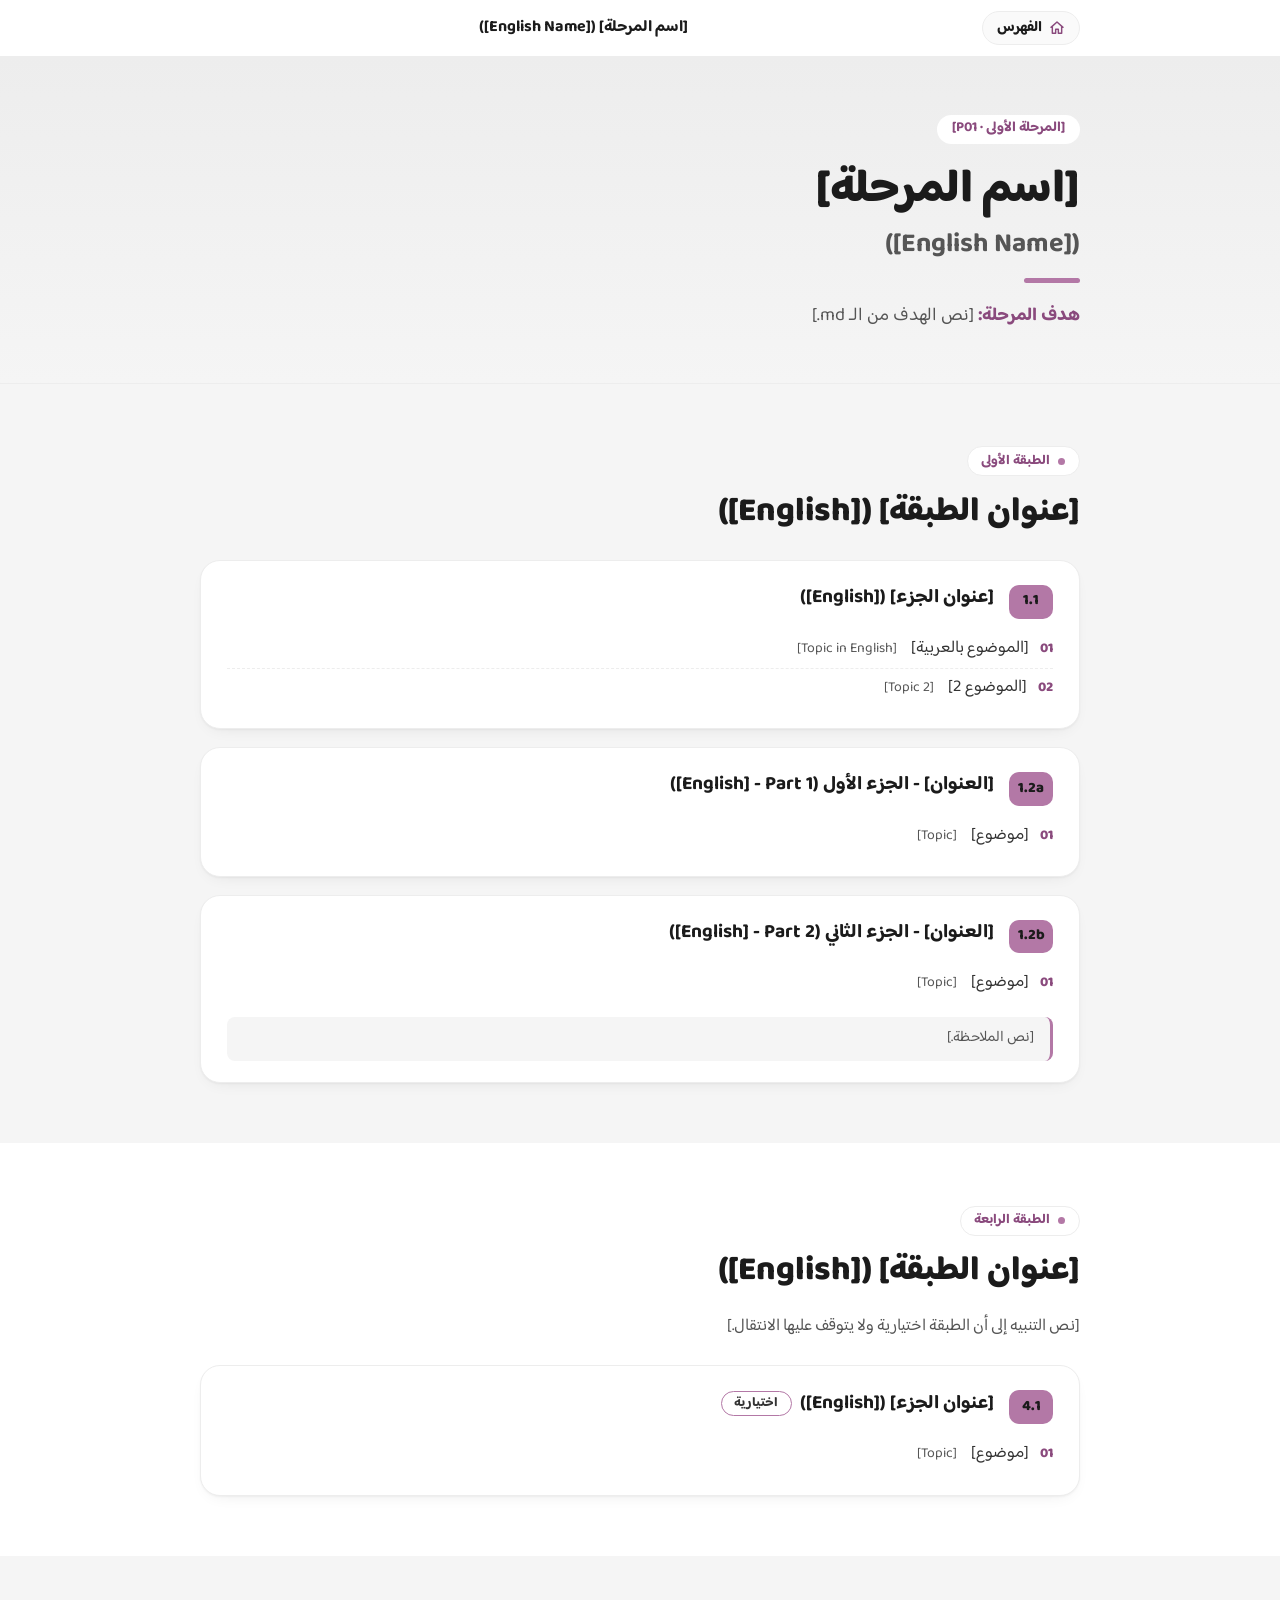
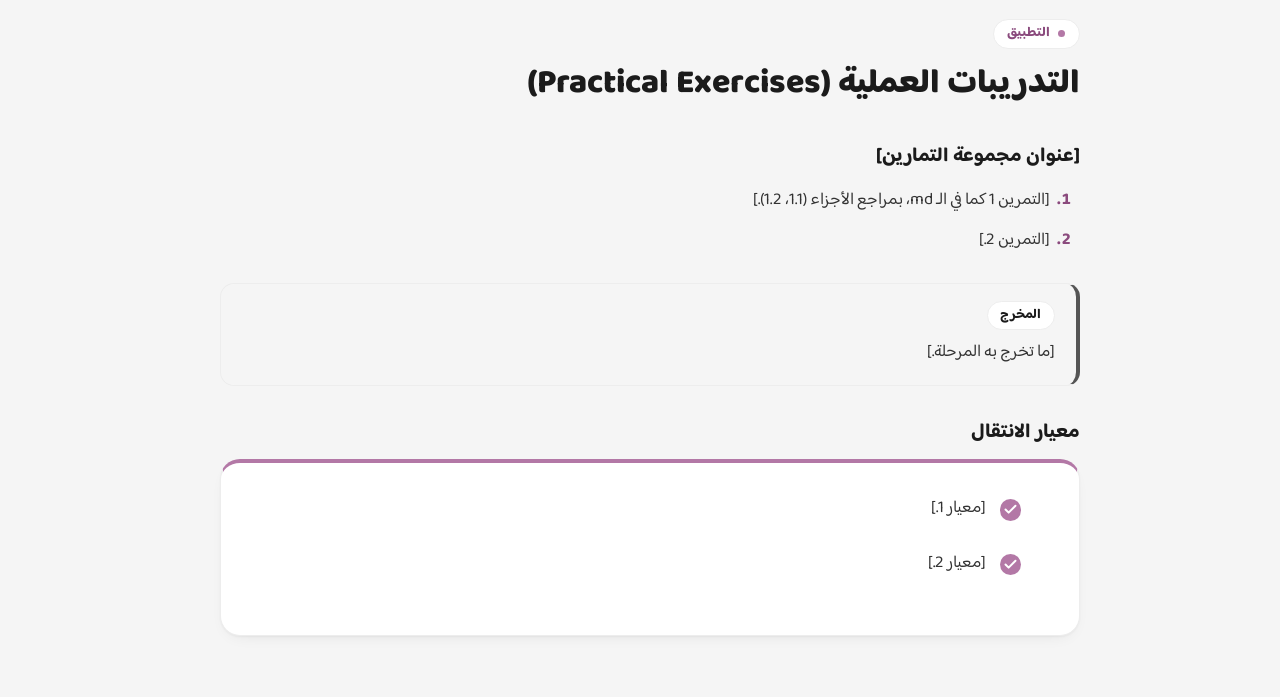
<file: 01-mathematical-foundations/stage-template.html>
<!doctype html>
<html lang="ar" dir="rtl">
  <head>
    <meta charset="UTF-8" />
    <meta name="viewport" content="width=device-width, initial-scale=1.0" />
    <title>[اسم المرحلة (English Name)]</title>

    <link rel="preconnect" href="https://fonts.googleapis.com" />
    <link rel="preconnect" href="https://fonts.gstatic.com" crossorigin />
    <link
      href="https://fonts.googleapis.com/css2?family=Baloo+Bhaijaan+2:wght@400;500;600;700;800&family=Fira+Code:wght@400;500&display=swap"
      rel="stylesheet"
    />
    <link rel="stylesheet" href="../assets/style.css" />
  </head>

  <body>
    <!-- ==========================================================
       صفحة المرحلة = محتوى ملف الـ md بعد إعادة تقسيم أجزائه، ومكانها NN-slug/index.html.
       1) الطبقات والأجزاء بترتيب الـ md وبكل موضوعاته وملاحظاته؛ كل صفحة جزء = part-card واحدة.
       2) الجزء الذي قُسِّم إلى صفحتين أو أكثر تظهر صفحاته متتالية في الطبقة نفسها، ورقمها
          1.2a ثم 1.2b، وعنوانها «… - الجزء الأول» ثم «… - الجزء الثاني»؛ وملاحظة الـ md تُوضع
          في الصفحة التي تخصّها (أو الأخيرة إن عمّت الجزء).
       3) الرابط في عنوان كل part-card هو اسم ملف الصفحة نفسه المسجَّل في حقل f ببيانات الـ prompts.
       4) كل موضوع: li فيه topic-ar (العربي) ثم topic-en (الإنجليزي) بالسمة dir="ltr". الموضوع الداعم
          (~ في الـ prompts) يُكتب كغيره هنا.
       5) الجزء الاختياري: chip chip--optional «اختيارية» داخل العنوان؛ والطبقة الاختيارية
          فيها layer-note توضح ذلك.
       6) لا data-toc في <body> ولا أزرار ولا أيقونات ولا classes جديدة ولا style ولا footer.
          العنوان العربي مع الإنجليزي بصيغة «عربي <span dir="ltr">(English)</span>».
       احذف هذه التعليقات وكل عنصر نائب [...] من الملف النهائي.
    =========================================================== -->
    <div class="topbar">
      <div class="container topbar__inner">
        <a class="topbar__back" href="../index.html"><span>الفهرس</span></a>
        <span class="topbar__title" data-sync-title></span>
      </div>
    </div>

    <main>
      <header class="hero">
        <div class="container">
          <div class="hero__eyebrow">[المرحلة الأولى · P01]</div>
          <h1 class="hero__title">[اسم المرحلة] <span dir="ltr">([English Name])</span></h1>
          <p class="hero__lead"><strong>هدف المرحلة:</strong> [نص الهدف من الـ md.]</p>
        </div>
      </header>

      <!-- ============ طبقة ============ -->
      <section class="content-section" id="layer-1">
        <div class="container">
          <div class="content-section__eyebrow">الطبقة الأولى</div>
          <h2 class="content-section__title">[عنوان الطبقة] <span dir="ltr">([English])</span></h2>
          <div class="part-list">
            <!-- جزء لم يُقسَّم -->
            <article class="part-card" id="part-1-1">
              <header class="part-card__head">
                <span class="part-card__num">1.1</span>
                <h3 class="part-card__title"><a href="01-[slug].html">[عنوان الجزء] <span dir="ltr">([English])</span></a></h3>
              </header>
              <ul class="part-card__topics">
                <li><span class="topic-ar">[الموضوع بالعربية]</span><span class="topic-en" dir="ltr">[Topic in English]</span></li>
                <li><span class="topic-ar">[الموضوع 2]</span><span class="topic-en" dir="ltr">[Topic 2]</span></li>
              </ul>
            </article>

            <!-- جزء قُسِّم إلى صفحتين (لكلٍّ بطاقتها) -->
            <article class="part-card" id="part-1-2a">
              <header class="part-card__head">
                <span class="part-card__num">1.2a</span>
                <h3 class="part-card__title"><a href="02-[slug]-part-1.html">[العنوان] - الجزء الأول <span dir="ltr">([English] - Part 1)</span></a></h3>
              </header>
              <ul class="part-card__topics">
                <li><span class="topic-ar">[موضوع]</span><span class="topic-en" dir="ltr">[Topic]</span></li>
              </ul>
            </article>
            <article class="part-card" id="part-1-2b">
              <header class="part-card__head">
                <span class="part-card__num">1.2b</span>
                <h3 class="part-card__title"><a href="03-[slug]-part-2.html">[العنوان] - الجزء الثاني <span dir="ltr">([English] - Part 2)</span></a></h3>
              </header>
              <ul class="part-card__topics">
                <li><span class="topic-ar">[موضوع]</span><span class="topic-en" dir="ltr">[Topic]</span></li>
              </ul>
              <!-- ملاحظة من الـ md (اختيارية) -->
              <p class="part-card__note">[نص الملاحظة.]</p>
            </article>
          </div>
        </div>
      </section>

      <!-- ============ طبقة اختيارية (إن وُجدت في الـ md) ============ -->
      <section class="content-section" id="layer-4">
        <div class="container">
          <div class="content-section__eyebrow">الطبقة الرابعة</div>
          <h2 class="content-section__title">[عنوان الطبقة] <span dir="ltr">([English])</span></h2>
          <p class="layer-note">[نص التنبيه إلى أن الطبقة اختيارية ولا يتوقف عليها الانتقال.]</p>
          <div class="part-list">
            <article class="part-card" id="part-4-1">
              <header class="part-card__head">
                <span class="part-card__num">4.1</span>
                <h3 class="part-card__title"><a href="21-[slug].html">[عنوان الجزء] <span dir="ltr">([English])</span></a><span class="chip chip--optional">اختيارية</span></h3>
              </header>
              <ul class="part-card__topics">
                <li><span class="topic-ar">[موضوع]</span><span class="topic-en" dir="ltr">[Topic]</span></li>
              </ul>
            </article>
          </div>
        </div>
      </section>

      <!-- ============ التدريبات العملية ومعيار الانتقال (من الـ md) ============ -->
      <section class="content-section" id="exercises">
        <div class="container">
          <div class="content-section__eyebrow">التطبيق</div>
          <h2 class="content-section__title">التدريبات العملية <span dir="ltr">(Practical Exercises)</span></h2>
          <div class="article-content">
            <h3>[عنوان مجموعة التمارين]</h3>
            <ol>
              <li>[التمرين 1 كما في الـ md، بمراجع الأجزاء (1.1، 1.2).]</li>
              <li>[التمرين 2.]</li>
            </ol>
            <!-- مجموعة ثانية تكمل الترقيم: <ol start="3"> -->
            <div class="callout callout--note">
              <span class="callout__label">المخرج</span>
              <p>[ما تخرج به المرحلة.]</p>
            </div>
            <h3>معيار الانتقال</h3>
            <div class="summary-card">
              <ul class="check-list">
                <li>[معيار 1.]</li>
                <li>[معيار 2.]</li>
              </ul>
            </div>
          </div>
        </div>
      </section>
    </main>

    <script src="../assets/stage.js"></script>
  </body>
</html>
</file>
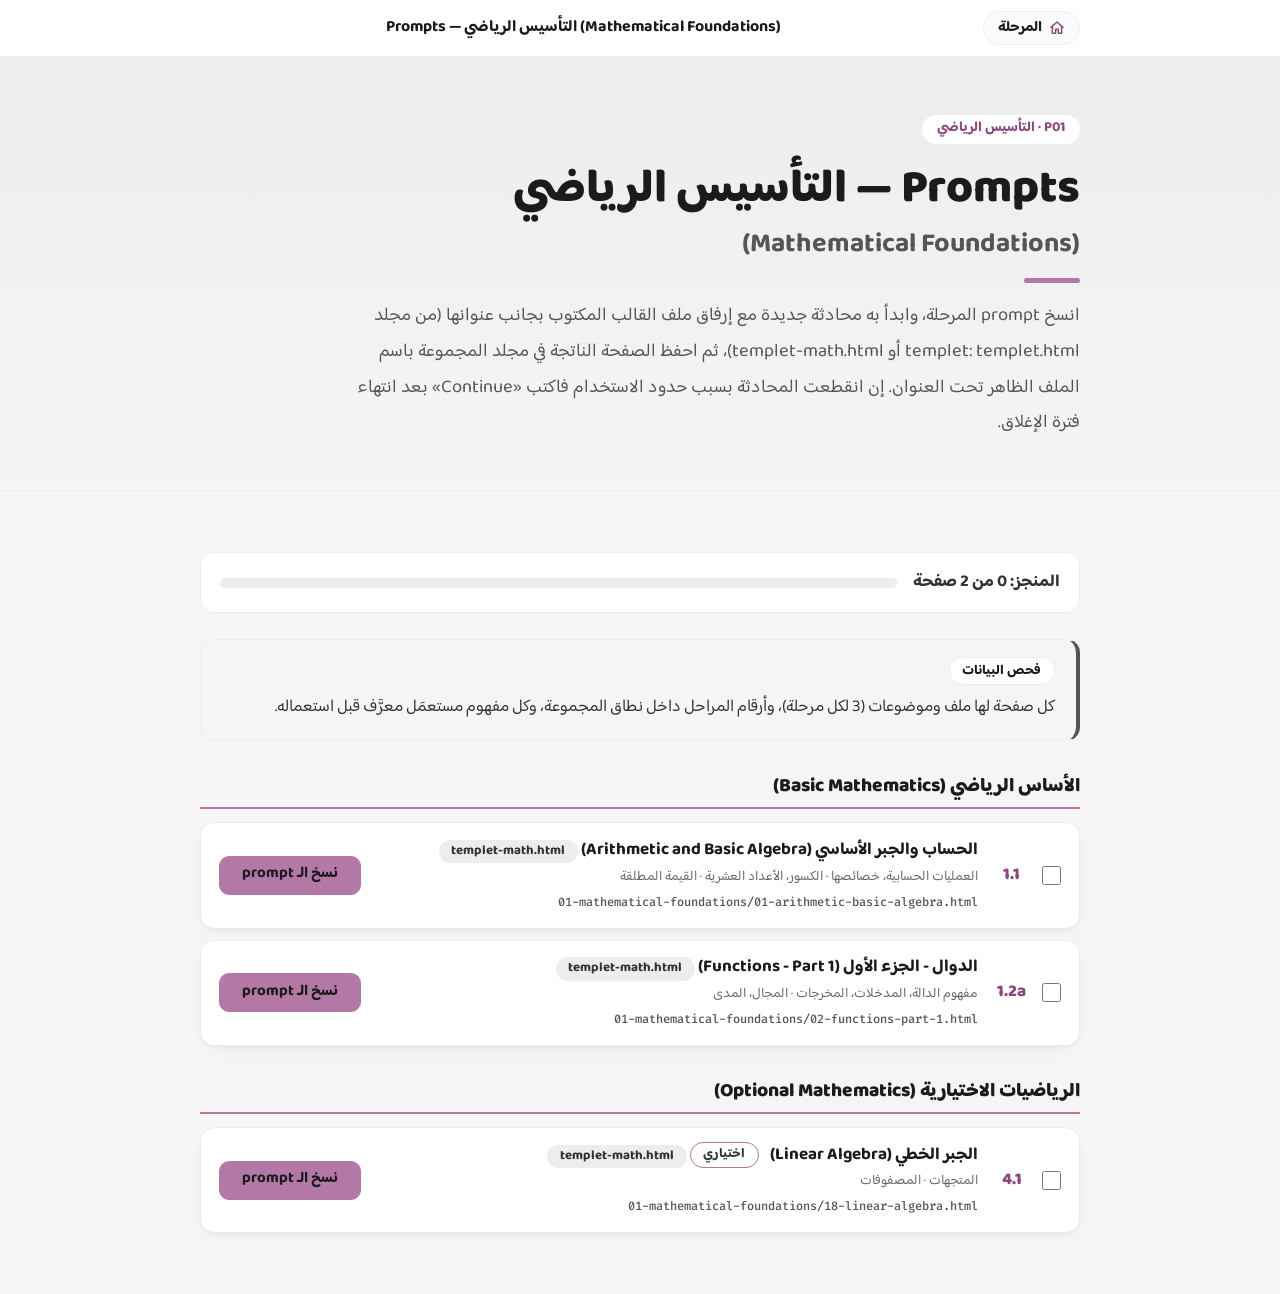
<file: prompts/prompts-template.html>
<!doctype html>
<html lang="ar" dir="rtl">
  <head>
    <meta charset="UTF-8" />
    <meta name="viewport" content="width=device-width, initial-scale=1.0" />
    <title>Prompts — [اسم المرحلة]</title>

    <link rel="preconnect" href="https://fonts.googleapis.com" />
    <link rel="preconnect" href="https://fonts.gstatic.com" crossorigin />
    <link
      href="https://fonts.googleapis.com/css2?family=Baloo+Bhaijaan+2:wght@400;500;600;700;800&family=Fira+Code:wght@400;500&display=swap"
      rel="stylesheet"
    />
    <link rel="stylesheet" href="../assets/style.css" />
  </head>

  <body>
    <!-- ==========================================================
       صفحة prompts مرحلة = هذا الهيكل الثابت كما هو + كتلة JSON واحدة (#stage-data).
       لا تغيّر شيئًا خارج كتلة الـ JSON: العنوان والروابط والقائمة وأزرار النسخ
       وشريط التقدّم وفحص البيانات يبنيها ../assets/prompts-common.js، والـ master prompt
       وقواعد المسارات وقاعدة «Continue» كلها هناك أيضًا (لا تكتبها هنا).

       حقول المرحلة:
         id     "p01" (حروف صغيرة)        n    رقم المرحلة (1–14)
         title  اسمها العربي              en   اسمها الإنجليزي
         dir    اسم مجلد المرحلة مثل "01-mathematical-foundations"
         track  مسار المرحلة الافتراضي، أو مصفوفة مسارات: math | python | sql | shell |
                web | backend | design | project
         reader (اختياري) فقرة «القارئ» إن اختلفت عن الافتراضي لهذه المرحلة
         env    (اختياري) نص يُضاف إلى مسار كل جزء: قيود خاصة بالمرحلة (مثل «لا كود في
                هذه المرحلة، وتمارين الكود تُؤجَّل إلى P02»)
         blocks (اختياري) كتل نصية مسمّاة (عقد مجال، بيانات، مواصفة) تُضاف إلى أجزاء بعينها
                عبر الحقل use؛ وما يلزم مراحل أخرى يُنسخ أيضًا إلى assets/plan-digest.js
         diagrams (اختياري) مخططات ASCII قياسية مسمّاة، تُستعمل عبر الحقل dg
         layers مصفوفة طبقات: { n, title, parts: [...] }
       حقول الجزء (صفحة واحدة = محادثة واحدة):
         c      رقمه في صفحة المرحلة: "1.1"، وللمقسَّم "1.2a" و"1.2b"
         t      عنوانه بالصيغة «عربي (English)» (والمقسَّم: «… - الجزء الأول (… - Part 1)»)
         f      اسم ملف الصفحة بترقيم متصل داخل المرحلة: "02-functions-part-1.html"
         k      الموضوعات بصيغة «عربي - English» بالترتيب؛ والبادئة ~ تعني موضوعًا داعمًا
                (مسار مخفّف). الحد الأقصى 6 موضوعات للجزء
         n      (اختياري) ملاحظات خاصة بالجزء (من ملاحظات الـ md ومن قرارات الشرح)
         x      المصطلحات التي يعرّفها هذا الجزء رسميًا
         u      (اختياري) مفاهيم يستعملها من أجزاء سابقة (يجب أن تكون ضمن x سابقة)
         b      (اختياري) تمهيد للجزء التالي بجملة قصيرة
         o      (اختياري) 1 للجزء الاختياري
         track  (اختياري) مسار هذا الجزء إن اختلف عن مسار المرحلة
         use    (اختياري) مفاتيح كتل من blocks تُضاف إلى prompt هذا الجزء
         dg     (اختياري) مفاتيح مخططات من diagrams
       الـ JSON صارم: علامات اقتباس مزدوجة فقط، وفاصلة بين العناصر لا بعد الأخير،
       وسطر جديد داخل نص يُكتب \n، وعلامة " داخل نص تُكتب \".
    =========================================================== -->

    <div class="topbar">
      <div class="container topbar__inner">
        <a class="topbar__back" href="#"><span>المرحلة</span></a>
        <span class="topbar__title" data-sync-title></span>
      </div>
    </div>

    <main>
      <header class="hero">
        <div class="container">
          <div class="hero__eyebrow"></div>
          <h1 class="hero__title"></h1>
          <p class="hero__lead"></p>
        </div>
      </header>

      <section class="content-section" id="prompts">
        <div class="container">
          <div class="progress-card">
            <span class="progress-card__text" id="progress-text"></span>
            <div class="progress-bar"><span class="progress-bar__fill" id="progress-fill"></span></div>
          </div>
          <div id="lint"></div>
          <div id="groups"></div>
        </div>
      </section>
    </main>

    <script type="application/json" id="stage-data">
{
  "id": "p01",
  "n": 1,
  "title": "التأسيس الرياضي",
  "en": "Mathematical Foundations",
  "dir": "01-mathematical-foundations",
  "track": "math",
  "env": "لا كود في هذه المرحلة: تمارين الكود تُؤجَّل إلى P02، والأمثلة أعداد وجداول وخطوات محلولة.",
  "layers": [
    {
      "n": 1,
      "title": "الأساس الرياضي (Basic Mathematics)",
      "parts": [
        {
          "c": "1.1",
          "t": "الحساب والجبر الأساسي (Arithmetic and Basic Algebra)",
          "f": "01-arithmetic-basic-algebra.html",
          "k": [
            "العمليات الحسابية، خصائصها - Arithmetic Operations, Properties",
            "الكسور، الأعداد العشرية - Fractions, Decimals",
            "~القيمة المطلقة - Absolute Value"
          ],
          "x": ["Fraction", "Absolute Value"],
          "b": "الدوال تعمّم فكرة «قاعدة تربط مدخلًا بمخرج»."
        },
        {
          "c": "1.2a",
          "t": "الدوال - الجزء الأول (Functions - Part 1)",
          "f": "02-functions-part-1.html",
          "k": [
            "مفهوم الدالة، المدخلات، المخرجات - Function Concept, Inputs, Outputs",
            "المجال، المدى - Domain, Range"
          ],
          "n": "اشرح الدالة بوصفها عقدًا بين المدخل والمخرج.",
          "x": ["Function", "Domain", "Range"],
          "u": ["Fraction"]
        }
      ]
    },
    {
      "n": 4,
      "title": "الرياضيات الاختيارية (Optional Mathematics)",
      "parts": [
        {
          "c": "4.1",
          "t": "الجبر الخطي (Linear Algebra)",
          "f": "18-linear-algebra.html",
          "o": 1,
          "k": ["المتجهات - Vectors", "المصفوفات - Matrices"],
          "x": ["Vector", "Matrix"]
        }
      ]
    }
  ]
}
    </script>
    <script src="../assets/plan-digest.js"></script>
    <script src="../assets/prompts-common.js"></script>
    <script src="../assets/stage.js"></script>
  </body>
</html>
</file>
<file: assets/style.css>
@charset "UTF-8";

/* ==========================================================================
   Software Engineering Mindset — style.css
   ثيم فاتح للشاشة فقط (لا قواعد طباعة).
   الألوان: اللون الأساسي #b378a6، وتدرجات الرمادي من #ededed إلى الأبيض للأسطح،
   ورماديات محايدة للنصوص. درجة #8a4a7d (من اللون نفسه) تُستعمل للنص الصغير فقط
   لأن #b378a6 على الأبيض تباينه 3.4:1.
   يخدم: index.html · صفحة المرحلة · صفحات الأجزاء · صفحات الـ prompts.
   ========================================================================== */

/* ==========================================================
   1) Tokens
========================================================== */
:root {
  color-scheme: light;

  /* Brand */
  --clr-primary: #b378a6;
  --clr-primary-dark: #8a4a7d;

  /* Surfaces: من #ededed إلى الأبيض */
  --clr-white: #ffffff;
  --clr-gray-1: #fafafa;
  --clr-gray-2: #f5f5f5;
  --clr-gray-3: #f0f0f0;
  --clr-gray-4: #ededed;
  --clr-border: #ededed;

  /* Text */
  --clr-ink: #1b1b1b;
  --clr-text: #333333;
  --clr-text-soft: #555555;
  --clr-text-mute: #666666;

  /* Font */
  --font-body: 'Baloo Bhaijaan 2', 'Segoe UI', Tahoma, sans-serif;
  --font-mono: 'Fira Code', Consolas, Monaco, 'Courier New', monospace;

  /* Radius */
  --radius-sm: 8px;
  --radius-md: 14px;
  --radius-lg: 20px;

  /* Layout */
  --container: 920px;
  --content-width: 860px;
  --section-pad: 3.8rem;
  --topbar-h: 3.5rem;
  --shadow-card: 0 1px 2px rgba(0, 0, 0, 0.04), 0 6px 18px -10px rgba(0, 0, 0, 0.12);
  --shadow-pop: 0 14px 34px -14px rgba(0, 0, 0, 0.3);

  /* Icons (تُرسم بـ mask فتأخذ لون النص الحالي) */
  --icon-list: url("data:image/svg+xml,%3Csvg xmlns='http://www.w3.org/2000/svg' viewBox='0 0 24 24' fill='none' stroke='black' stroke-width='2.2' stroke-linecap='round' stroke-linejoin='round'%3E%3Cpath d='M4 6h16M4 12h16M4 18h10'/%3E%3C/svg%3E");
  --icon-home: url("data:image/svg+xml,%3Csvg xmlns='http://www.w3.org/2000/svg' viewBox='0 0 24 24' fill='none' stroke='black' stroke-width='2.2' stroke-linecap='round' stroke-linejoin='round'%3E%3Cpath d='M3 11l9-8 9 8M5 9.5V20h5v-6h4v6h5V9.5'/%3E%3C/svg%3E");
  --icon-chevron: url("data:image/svg+xml,%3Csvg xmlns='http://www.w3.org/2000/svg' viewBox='0 0 24 24' fill='none' stroke='black' stroke-width='2.6' stroke-linecap='round' stroke-linejoin='round'%3E%3Cpath d='M6 9l6 6 6-6'/%3E%3C/svg%3E");
  --icon-copy: url("data:image/svg+xml,%3Csvg xmlns='http://www.w3.org/2000/svg' viewBox='0 0 24 24' fill='none' stroke='black' stroke-width='2.2' stroke-linecap='round' stroke-linejoin='round'%3E%3Crect x='9' y='9' width='12' height='12' rx='2.5'/%3E%3Cpath d='M5 15H4.5A2.5 2.5 0 0 1 2 12.5v-8A2.5 2.5 0 0 1 4.5 2h8A2.5 2.5 0 0 1 15 4.5V5'/%3E%3C/svg%3E");
  --icon-check: url("data:image/svg+xml,%3Csvg xmlns='http://www.w3.org/2000/svg' viewBox='0 0 24 24' fill='none' stroke='black' stroke-width='3' stroke-linecap='round' stroke-linejoin='round'%3E%3Cpath d='M20 6L9 17l-5-5'/%3E%3C/svg%3E");
  --icon-check-white: url("data:image/svg+xml,%3Csvg xmlns='http://www.w3.org/2000/svg' viewBox='0 0 24 24' fill='none' stroke='white' stroke-width='3.2' stroke-linecap='round' stroke-linejoin='round'%3E%3Cpath d='M20 6L9 17l-5-5'/%3E%3C/svg%3E");
}

/* ==========================================================
   2) Base
========================================================== */
*,
*::before,
*::after {
  box-sizing: border-box;
}

* {
  margin: 0;
  padding: 0;
}

html {
  scroll-behavior: smooth;
  scroll-padding-top: calc(var(--topbar-h) + 1.2rem);
  -webkit-text-size-adjust: 100%;
}

body {
  font-family: var(--font-body);
  font-size: 1.0625rem;
  line-height: 1.95;
  color: var(--clr-text);
  background: var(--clr-white);
  -webkit-font-smoothing: antialiased;
  overflow-wrap: break-word;
}

button,
input,
summary {
  font-family: inherit;
}

a {
  color: var(--clr-primary-dark);
  text-decoration: none;
  transition: color 0.2s;
}

a:hover {
  color: var(--clr-ink);
}

h1,
h2,
h3,
h4 {
  font-family: var(--font-body);
  line-height: 1.45;
  margin-bottom: 0.8rem;
  color: var(--clr-ink);
}

h1,
h2 {
  font-weight: 800;
}

h3,
h4 {
  font-weight: 700;
}

p {
  margin-bottom: 1rem;
}

strong {
  color: var(--clr-primary-dark);
  font-weight: 700;
}

::selection {
  background: var(--clr-primary);
  color: var(--clr-ink);
}

:focus-visible {
  outline: 3px solid var(--clr-primary);
  outline-offset: 3px;
  border-radius: 4px;
}

/* كود داخل السطر */
:not(pre) > code {
  padding: 0.1em 0.45em;
  border-radius: 6px;
  background: var(--clr-gray-4);
  color: var(--clr-ink);
  font-family: var(--font-mono);
  font-size: 0.86em;
  font-weight: 500;
  font-variant-ligatures: none;
  direction: ltr;
  unicode-bidi: isolate;
  white-space: nowrap; /* الكود القصير لا ينكسر بين سطرين؛ الأطول من ~40 حرفًا مكانه code-block */
}

/* مخطط ASCII أو نص خام بلا class (استعمل dir="ltr") */
pre:not([class]) {
  margin: 1.4rem 0;
  padding: 1rem 1.3rem;
  overflow: auto;
  background: var(--clr-gray-2);
  border: 1px solid var(--clr-border);
  border-radius: var(--radius-md);
  color: var(--clr-ink);
  font-family: var(--font-mono);
  font-size: 0.85rem;
  line-height: 1.7;
  font-variant-ligatures: none;
  direction: ltr;
  text-align: left;
}

/* ==========================================================
   3) Layout
========================================================== */
.container {
  width: 100%;
  max-width: var(--container);
  margin-inline: auto;
  padding-inline: 1.25rem;
}

.container--wide {
  --container: 1120px;
}

.content-section {
  padding: var(--section-pad) 0;
}

/* الأقسام تتناوب أبيض ورمادي فاتح تلقائيًا (أول قسم بعد الـ hero رمادي) */
main > .content-section:nth-of-type(odd) {
  background: var(--clr-gray-2);
}

.content-section__eyebrow {
  display: inline-flex;
  align-items: center;
  gap: 0.5rem;
  margin-bottom: 0.8rem;
  padding: 0.05rem 0.85rem;
  border: 1px solid var(--clr-border);
  border-radius: 99px;
  background: var(--clr-white);
  color: var(--clr-primary-dark);
  font-size: 0.85rem;
  font-weight: 700;
}

.content-section__eyebrow::before {
  content: '';
  width: 7px;
  height: 7px;
  border-radius: 50%;
  background: var(--clr-primary);
}

.content-section__title {
  margin-bottom: 1.4rem;
  font-size: clamp(1.55rem, 2.8vw, 2.1rem);
}

.content-section__description {
  max-width: var(--content-width);
  margin-bottom: 1.8rem;
  color: var(--clr-text-soft);
}

.article-content {
  max-width: var(--content-width);
  counter-reset: topic;
}

.article-content ul,
.article-content ol {
  margin: 0 0 1.2rem;
  padding-inline-start: 1.6rem;
}

.article-content li {
  margin-bottom: 0.45rem;
  padding-inline-start: 0.25rem;
}

.article-content li::marker {
  color: var(--clr-primary-dark);
  font-weight: 700;
}

.article-content h3 {
  margin-top: 2rem;
  font-size: 1.25rem;
}

/* ==========================================================
   4) Top bar + TOC + reading progress
========================================================== */
.topbar {
  position: sticky;
  top: 0;
  z-index: 100;
  background: rgba(255, 255, 255, 0.92);
  -webkit-backdrop-filter: blur(10px);
  backdrop-filter: blur(10px);
  border-bottom: 1px solid var(--clr-border);
}

.topbar__inner {
  position: relative;
  display: flex;
  align-items: center;
  gap: 1rem;
  min-height: var(--topbar-h);
}

.topbar__back,
.topbar__btn {
  display: inline-flex;
  align-items: center;
  gap: 0.45rem;
  flex: none;
  padding: 0.2rem 0.85rem;
  border: 1px solid var(--clr-border);
  border-radius: 99px;
  background: var(--clr-gray-1);
  color: var(--clr-ink);
  font-size: 0.92rem;
  font-weight: 700;
  line-height: 1.7;
  cursor: pointer;
  transition: background 0.2s, border-color 0.2s;
}

.topbar__back:hover,
.topbar__btn:hover,
.topbar__btn[aria-expanded='true'] {
  background: var(--clr-gray-4);
  color: var(--clr-ink);
}

.topbar__back::before,
.topbar__btn::before {
  content: '';
  width: 1.1em;
  height: 1.1em;
  background: var(--clr-primary-dark);
  -webkit-mask: var(--icon-home) center / contain no-repeat;
  mask: var(--icon-home) center / contain no-repeat;
}

.topbar__btn::before {
  -webkit-mask-image: var(--icon-list);
  mask-image: var(--icon-list);
}

.topbar__title {
  flex: 1;
  min-width: 0;
  overflow: hidden;
  text-overflow: ellipsis;
  white-space: nowrap;
  text-align: center;
  font-size: 1rem;
  font-weight: 700;
  color: var(--clr-ink);
}

.topbar__progress {
  position: absolute;
  inset-inline-start: 0;
  bottom: -1px;
  width: calc(var(--p, 0) * 1%);
  height: 3px;
  border-radius: 0 3px 3px 0;
  background: var(--clr-primary);
  pointer-events: none;
}

.toc {
  position: absolute;
  top: calc(100% + 0.5rem);
  inset-inline-end: 1.25rem;
  width: min(22rem, calc(100vw - 2.5rem));
  max-height: min(70vh, 32rem);
  overflow: auto;
  padding: 0.6rem;
  background: var(--clr-white);
  border: 1px solid var(--clr-border);
  border-radius: var(--radius-md);
  box-shadow: var(--shadow-pop);
}

.toc[hidden] {
  display: none;
}

.toc ol {
  list-style: none;
}

.toc__sub {
  margin: 0.1rem 0 0.5rem;
  padding-inline-start: 1rem;
  border-inline-start: 2px solid var(--clr-gray-4);
}

.toc__link {
  display: block;
  padding: 0.25rem 0.7rem;
  border-radius: var(--radius-sm);
  color: var(--clr-text);
  font-size: 0.95rem;
  line-height: 1.7;
}

.toc__link--section {
  color: var(--clr-ink);
  font-weight: 700;
}

.toc__link:hover {
  background: var(--clr-gray-2);
  color: var(--clr-ink);
}

.toc__link.is-active {
  background: var(--clr-gray-4);
  color: var(--clr-ink);
  font-weight: 700;
  box-shadow: inset -3px 0 0 var(--clr-primary);
}

/* ==========================================================
   5) Hero
========================================================== */
.hero {
  padding: 3.4rem 0 3rem;
  background: linear-gradient(180deg, var(--clr-gray-4), var(--clr-gray-2));
  border-bottom: 1px solid var(--clr-border);
}

.hero__eyebrow {
  display: inline-flex;
  align-items: center;
  gap: 0.5rem;
  margin-bottom: 1rem;
  padding: 0.05rem 0.95rem;
  border-radius: 99px;
  background: var(--clr-white);
  color: var(--clr-primary-dark);
  font-size: 0.88rem;
  font-weight: 700;
}

.hero__title {
  margin-bottom: 1rem;
  font-size: clamp(1.9rem, 4.2vw, 2.9rem);
  line-height: 1.35;
}

.hero__title > span[dir='ltr'] {
  display: block;
  margin-top: 0.15rem;
  color: var(--clr-text-soft);
  font-size: 0.58em;
  font-weight: 700;
  line-height: 1.5;
  text-align: right;
}

.hero__title::after {
  content: '';
  display: block;
  width: 3.5rem;
  height: 5px;
  margin-top: 0.8rem;
  border-radius: 99px;
  background: var(--clr-primary);
}

.hero__lead {
  max-width: 46rem;
  margin-bottom: 0;
  color: var(--clr-text-soft);
  font-size: 1.15rem;
}

/* ==========================================================
   6) Topic block — كل موضوع بطاقة واحدة (نظري + عملي معًا)
========================================================== */
.topic-block {
  margin-bottom: 1.6rem;
  padding: 2rem 2.2rem;
  background: var(--clr-white);
  border: 1px solid var(--clr-border);
  border-radius: var(--radius-lg);
  box-shadow: var(--shadow-card);
}

.topic-block:last-child {
  margin-bottom: 0;
}

.topic-block__title {
  display: flex;
  align-items: center;
  gap: 0.8rem;
  margin-top: 0 !important;
  margin-bottom: 1.1rem;
  font-size: 1.4rem;
}

/* ترقيم موضوعات الجزء فقط (القسم الموسوم data-toc="deep") */
[data-toc='deep'] .topic-block__title::before {
  counter-increment: topic;
  content: counter(topic, decimal-leading-zero);
  flex: none;
  display: grid;
  place-items: center;
  min-width: 2.4rem;
  height: 2.1rem;
  padding-inline: 0.4rem;
  border-radius: 10px;
  background: var(--clr-primary);
  color: var(--clr-ink);
  font-size: 0.95rem;
  font-weight: 800;
  direction: ltr;
}

/* ==========================================================
   7) Callout (ملاحظة / انتبه)
========================================================== */
.callout {
  --callout-line: var(--clr-text-soft);
  margin: 1.6rem 0;
  padding: 0.9rem 1.3rem 1rem;
  background: var(--clr-gray-2);
  border: 1px solid var(--clr-border);
  border-inline-start: 4px solid var(--callout-line);
  border-radius: var(--radius-md);
}

.callout--warning {
  --callout-line: var(--clr-primary);
  background: var(--clr-white);
  border-color: var(--clr-primary);
}

.callout__label {
  display: inline-block;
  margin-bottom: 0.35rem;
  padding: 0 0.8rem;
  border: 1px solid var(--clr-border);
  border-radius: 99px;
  background: var(--clr-white);
  color: var(--clr-ink);
  font-size: 0.85rem;
  font-weight: 700;
}

.callout--warning .callout__label {
  background: var(--clr-primary);
  border-color: var(--clr-primary);
}

/* تعريف / قاعدة / صيغة / نظرية (التسمية تحدد النوع) */
.callout--definition {
  --callout-line: var(--clr-primary);
  background: var(--clr-gray-1);
}

.callout--definition .callout__label {
  background: var(--clr-ink);
  border-color: var(--clr-ink);
  color: var(--clr-white);
}

.callout p:last-child {
  margin-bottom: 0;
}

.callout .math-block:last-child {
  margin-bottom: 0;
}

/* ==========================================================
   8) Reveal — إجابة / تلميح / حل (details)
========================================================== */
.reveal {
  margin: 1.4rem 0;
  background: var(--clr-gray-2);
  border: 1px solid var(--clr-border);
  border-radius: var(--radius-md);
  overflow: hidden;
}

.reveal--hint {
  background: var(--clr-white);
  border-style: dashed;
  border-color: var(--clr-primary);
}

.reveal > summary {
  display: flex;
  align-items: center;
  gap: 0.6rem;
  padding: 0.6rem 1.2rem;
  color: var(--clr-ink);
  font-weight: 700;
  cursor: pointer;
  list-style: none;
}

.reveal > summary::-webkit-details-marker {
  display: none;
}

.reveal > summary::before {
  content: '';
  flex: none;
  width: 0.55rem;
  height: 0.55rem;
  border-radius: 50%;
  background: var(--clr-primary);
}

.reveal > summary::after {
  content: '';
  margin-inline-start: auto;
  width: 1.1rem;
  height: 1.1rem;
  background: var(--clr-primary-dark);
  -webkit-mask: var(--icon-chevron) center / contain no-repeat;
  mask: var(--icon-chevron) center / contain no-repeat;
  transition: transform 0.2s;
}

.reveal[open] > summary {
  border-bottom: 1px solid var(--clr-border);
}

.reveal[open] > summary::after {
  transform: rotate(180deg);
}

.reveal__body {
  padding: 1.1rem 1.3rem 1.2rem;
  background: var(--clr-white);
}

.reveal__body > :last-child {
  margin-bottom: 0;
}

/* ==========================================================
   9) Flow diagram
========================================================== */
.flow-diagram {
  display: flex;
  flex-direction: column;
  gap: 0.35rem;
  margin: 1.8rem 0;
  counter-reset: flow;
}

.flow-step {
  position: relative;
  padding: 0.9rem 1.2rem;
  padding-inline-start: 3.6rem;
  background: var(--clr-gray-2);
  border: 1px solid var(--clr-border);
  border-radius: var(--radius-md);
  counter-increment: flow;
}

.flow-step::before {
  content: counter(flow);
  position: absolute;
  inset-inline-start: 1rem;
  top: 0.85rem;
  display: grid;
  place-items: center;
  width: 1.9rem;
  height: 1.9rem;
  border-radius: 50%;
  background: var(--clr-primary);
  color: var(--clr-ink);
  font-size: 0.9rem;
  font-weight: 800;
}

.flow-step__title {
  margin-bottom: 0.1rem;
  color: var(--clr-ink);
  font-weight: 700;
}

.flow-step__description {
  margin: 0;
  color: var(--clr-text-soft);
}

.flow-arrow {
  color: var(--clr-primary-dark);
  font-size: 1.4rem;
  line-height: 1;
  text-align: center;
}

/* ==========================================================
   9b) المعادلات (KaTeX) + المثال المحلول + الرسم (figure)
   KaTeX يُحمَّل من stage.js تلقائيًا عند وجود \( \) أو \[ \] في الصفحة.
========================================================== */
.katex {
  direction: ltr;
  unicode-bidi: isolate;
  font-size: 1.1em;
}

.math-block {
  margin: 1.3rem 0;
  padding: 0.7rem 1.2rem;
  overflow-x: auto;
  background: var(--clr-gray-2);
  border: 1px solid var(--clr-border);
  border-radius: var(--radius-md);
  text-align: center;
  direction: ltr;
  font-size: 1.05rem;
}

.math-block .katex-display {
  margin: 0.4rem 0;
}

/* مثال محلول: المسألة ثم خطوات مرقّمة ثم الجواب */
.example {
  margin: 1.6rem 0;
  background: var(--clr-white);
  border: 1px solid var(--clr-border);
  border-radius: var(--radius-md);
  overflow: hidden;
}

.example__label {
  display: block;
  padding: 0.1rem 1.1rem;
  background: var(--clr-gray-4);
  color: var(--clr-ink);
  font-size: 0.88rem;
  font-weight: 800;
}

.example__body {
  padding: 1.1rem 1.3rem 1.2rem;
}

.example__body > :last-child {
  margin-bottom: 0;
}

.example__answer {
  padding: 0.55rem 1rem;
  background: var(--clr-gray-2);
  border-inline-start: 4px solid var(--clr-primary);
  border-radius: var(--radius-sm);
  color: var(--clr-ink);
  font-weight: 600;
}

.topic-block h4 {
  margin: 1.5rem 0 0.5rem;
  font-size: 1.08rem;
}

/* رسم بسيط (SVG) بألوان القالب فقط: يستعمل الـ classes fg-* ولا يحمل ألوانًا خاصة */
.figure {
  margin: 1.6rem 0;
  padding: 1rem;
  background: var(--clr-white);
  border: 1px solid var(--clr-border);
  border-radius: var(--radius-md);
  text-align: center;
}

.figure svg {
  display: block;
  max-width: 100%;
  height: auto;
  margin-inline: auto;
  direction: ltr;
}

.figure figcaption {
  margin-top: 0.6rem;
  color: var(--clr-text-soft);
  font-size: 0.92rem;
}

.fg-grid {
  fill: none;
  stroke: var(--clr-gray-4);
  stroke-width: 1;
}

.fg-axis,
.fg-line {
  fill: none;
  stroke: var(--clr-ink);
  stroke-width: 1.6;
  stroke-linecap: round;
}

.fg-curve {
  fill: none;
  stroke: var(--clr-primary);
  stroke-width: 3;
  stroke-linecap: round;
  stroke-linejoin: round;
}

.fg-curve-alt {
  fill: none;
  stroke: var(--clr-ink);
  stroke-width: 2.2;
  stroke-dasharray: 6 5;
  stroke-linecap: round;
}

.fg-area {
  fill: var(--clr-gray-4);
  stroke: none;
}

.fg-box {
  fill: var(--clr-white);
  stroke: var(--clr-ink);
  stroke-width: 1.6;
}

.fg-box-accent {
  fill: var(--clr-primary);
  stroke: var(--clr-ink);
  stroke-width: 1.6;
}

.fg-dot,
.fg-head {
  fill: var(--clr-ink);
}

.fg-dot-accent {
  fill: var(--clr-primary);
  stroke: var(--clr-ink);
  stroke-width: 1.2;
}

.fg-text {
  fill: var(--clr-ink);
  font-family: var(--font-mono);
  font-size: 13px;
  font-weight: 500;
}

.fg-text-soft {
  fill: var(--clr-text-soft);
  font-family: var(--font-mono);
  font-size: 12px;
}

/* ==========================================================
   10) Code editor + Output
   محرر فاتح: رأس رمادي (#ededed) وجسم #fafafa، وخط جانبي بالأساسي.
   الإخراج: خلفية بيضاء وخط جانبي داكن ليتميّز عن الكود.
========================================================== */
.code-block {
  margin: 1.6rem 0;
  background: var(--clr-gray-1);
  border: 1px solid var(--clr-border);
  border-left: 4px solid var(--clr-primary);
  border-radius: var(--radius-md);
  overflow: hidden;
  direction: ltr;
}

.code-block__header {
  display: flex;
  align-items: center;
  gap: 0.7rem;
  padding: 0.45rem 0.6rem 0.45rem 1rem;
  background: var(--clr-gray-4);
}

.code-block__filename {
  flex: 1;
  min-width: 0;
  overflow: hidden;
  text-overflow: ellipsis;
  white-space: nowrap;
  text-align: left;
  unicode-bidi: plaintext;
  color: var(--clr-ink);
  font-size: 0.86rem;
  font-weight: 600;
}

.code-block__lang {
  flex: none;
  padding: 0 0.6rem;
  background: var(--clr-white);
  border-radius: 6px;
  color: var(--clr-text-soft);
  font-family: var(--font-mono);
  font-size: 0.72rem;
  font-weight: 500;
  line-height: 1.7;
}

.code-block__copy {
  flex: none;
  display: inline-flex;
  align-items: center;
  gap: 0.4rem;
  padding: 0.1rem 0.7rem;
  background: var(--clr-white);
  border: 1px solid var(--clr-border);
  border-radius: 8px;
  color: var(--clr-ink);
  font-size: 0.8rem;
  font-weight: 700;
  cursor: pointer;
  transition: background 0.2s;
}

.code-block__copy:hover {
  background: var(--clr-primary);
  border-color: var(--clr-primary);
}

.code-block__copy::before {
  content: '';
  width: 0.95em;
  height: 0.95em;
  background: currentColor;
  -webkit-mask: var(--icon-copy) center / contain no-repeat;
  mask: var(--icon-copy) center / contain no-repeat;
}

.code-block__copy.is-copied {
  background: var(--clr-ink);
  border-color: var(--clr-ink);
  color: var(--clr-white);
}

.code-block__copy.is-copied::before {
  -webkit-mask-image: var(--icon-check);
  mask-image: var(--icon-check);
}

.code-block__body {
  margin: 0;
  padding: 1.1rem 1.3rem;
  overflow: auto;
  color: var(--clr-ink);
  font-family: var(--font-mono);
  font-size: 0.875rem;
  line-height: 1.75;
  font-variant-ligatures: none;
  tab-size: 4;
  text-align: left;
}

.code-block__body code.hljs {
  padding: 0;
  background: transparent;
  color: inherit;
}

.output-block {
  margin: -0.6rem 0 1.8rem;
  background: var(--clr-white);
  border: 1px solid var(--clr-border);
  border-left: 4px solid var(--clr-ink);
  border-radius: var(--radius-md);
  overflow: hidden;
  direction: ltr;
}

.output-block__label {
  display: block;
  padding: 0.1rem 1rem;
  background: var(--clr-gray-4);
  color: var(--clr-text-soft);
  font-family: var(--font-mono);
  font-size: 0.74rem;
  font-weight: 500;
  letter-spacing: 0.06em;
  text-transform: uppercase;
}

.output-block__body {
  margin: 0;
  padding: 0.9rem 1.2rem;
  overflow: auto;
  color: var(--clr-ink);
  font-family: var(--font-mono);
  font-size: 0.85rem;
  line-height: 1.7;
  font-variant-ligatures: none;
  white-space: pre;
  text-align: left;
}

/* تلوين الكود: لون أساسي واحد + رمادي؛ التمييز بالوزن والميل */
.hljs-comment,
.hljs-quote {
  color: var(--clr-text-mute);
  font-style: italic;
}

.hljs-keyword,
.hljs-selector-tag,
.hljs-doctag,
.hljs-formula {
  color: var(--clr-primary-dark);
  font-weight: 700;
}

.hljs-string,
.hljs-regexp,
.hljs-addition {
  color: var(--clr-primary-dark);
}

.hljs-number,
.hljs-literal,
.hljs-symbol,
.hljs-bullet {
  color: var(--clr-ink);
  font-weight: 700;
}

.hljs-title,
.hljs-title.function_,
.hljs-title.class_,
.hljs-class .hljs-title,
.hljs-section {
  color: var(--clr-ink);
  font-weight: 700;
}

.hljs-built_in,
.hljs-type,
.hljs-attr,
.hljs-attribute,
.hljs-name,
.hljs-tag,
.hljs-selector-id,
.hljs-selector-class,
.hljs-selector-attr,
.hljs-selector-pseudo,
.hljs-template-variable {
  color: var(--clr-text-soft);
  font-weight: 600;
}

.hljs-meta,
.hljs-link,
.hljs-deletion {
  color: var(--clr-text-mute);
}

.hljs-emphasis {
  font-style: italic;
}

.hljs-strong {
  font-weight: 700;
}

/* ==========================================================
   11) Table
========================================================== */
.table-wrap {
  margin: 1.6rem 0;
  overflow-x: auto;
  background: var(--clr-white);
  border: 1px solid var(--clr-border);
  border-radius: var(--radius-md);
}

.table {
  width: 100%;
  min-width: 34rem;
  border-collapse: collapse;
  font-size: 0.97rem;
}

.table th,
.table td {
  padding: 0.75rem 1rem;
  text-align: start;
  vertical-align: top;
  border-bottom: 1px solid var(--clr-border);
}

.table th + th,
.table td + td {
  border-inline-start: 1px solid var(--clr-border);
}

.table thead th {
  background: var(--clr-gray-4);
  color: var(--clr-ink);
  font-weight: 700;
  white-space: nowrap;
  border-bottom: 2px solid var(--clr-primary);
}

.table tbody tr:nth-child(even) {
  background: var(--clr-gray-1);
}

.table tbody tr:last-child td {
  border-bottom: 0;
}

.table td:first-child {
  color: var(--clr-ink);
  font-weight: 600;
}

/* جدول صغير (جدول صواب، جدول قيم): بعرض محتواه ومتوسّط */
.table-wrap--fit {
  width: fit-content;
  max-width: 100%;
  margin-inline: auto;
}

.table-wrap--fit .table {
  min-width: 0;
  width: auto;
}

.table-wrap--fit th,
.table-wrap--fit td {
  text-align: center;
}

/* ==========================================================
   12) Summary card + check list
========================================================== */
.summary-card {
  max-width: var(--content-width);
  padding: 1.8rem 2rem;
  background: var(--clr-white);
  border: 1px solid var(--clr-border);
  border-top: 4px solid var(--clr-primary);
  border-radius: var(--radius-lg);
  box-shadow: var(--shadow-card);
}

.summary-card__list,
.check-list {
  display: grid;
  gap: 0.9rem;
  list-style: none;
}

.summary-card__list li,
.check-list li {
  position: relative;
  padding-inline-start: 2.2rem;
}

.summary-card__list li::before,
.check-list li::before {
  content: '';
  position: absolute;
  inset-inline-start: 0;
  top: 0.42rem;
  width: 1.35rem;
  height: 1.35rem;
  border-radius: 50%;
  background: var(--clr-primary) var(--icon-check-white) center / 68% no-repeat;
}

/* ==========================================================
   13) Page nav (السابق / التالي)
========================================================== */
.page-nav {
  padding: 1rem 0 4rem;
}

.page-nav__inner {
  display: grid;
  grid-template-columns: 1fr 1fr;
  gap: 1rem;
}

.page-nav__link {
  display: flex;
  flex-direction: column;
  gap: 0.1rem;
  padding: 1rem 1.3rem;
  background: var(--clr-white);
  border: 1px solid var(--clr-border);
  border-radius: var(--radius-md);
  transition: background 0.2s, border-color 0.2s;
}

.page-nav__link:hover {
  background: var(--clr-gray-2);
  border-color: var(--clr-primary);
}

.page-nav__link--next {
  text-align: end;
}

.page-nav__label {
  display: flex;
  align-items: center;
  gap: 0.4rem;
  color: var(--clr-text-soft);
  font-size: 0.85rem;
  font-weight: 600;
}

.page-nav__link--next .page-nav__label {
  justify-content: flex-end;
}

.page-nav__label::before,
.page-nav__label::after {
  content: '';
  width: 0.9rem;
  height: 0.9rem;
  background: var(--clr-primary-dark);
  -webkit-mask: var(--icon-chevron) center / contain no-repeat;
  mask: var(--icon-chevron) center / contain no-repeat;
}

/* في RTL: «السابق» سهمه إلى اليمين، و«التالي» سهمه إلى اليسار */
.page-nav__link--prev .page-nav__label::after,
.page-nav__link--next .page-nav__label::before {
  display: none;
}

.page-nav__link--prev .page-nav__label::before {
  transform: rotate(-90deg);
}

.page-nav__link--next .page-nav__label::after {
  transform: rotate(90deg);
}

.page-nav__title {
  color: var(--clr-ink);
  font-weight: 700;
  line-height: 1.6;
}

/* ==========================================================
   14) Buttons + chips
========================================================== */
.btn {
  display: inline-flex;
  align-items: center;
  justify-content: center;
  gap: 0.45rem;
  padding: 0.35rem 1.4rem;
  background: var(--clr-primary);
  border: 1px solid var(--clr-primary);
  border-radius: 10px;
  color: var(--clr-ink);
  font-size: 0.95rem;
  font-weight: 700;
  line-height: 1.7;
  white-space: nowrap;
  cursor: pointer;
  transition: background 0.2s, color 0.2s;
}

.btn:hover {
  background: var(--clr-ink);
  border-color: var(--clr-ink);
  color: var(--clr-white);
}

.btn__done {
  display: none;
}

.btn.is-copied {
  background: var(--clr-ink);
  border-color: var(--clr-ink);
  color: var(--clr-white);
}

.btn.is-copied .btn__idle {
  display: none;
}

.btn.is-copied .btn__done {
  display: inline;
}

.chip {
  display: inline-flex;
  align-items: center;
  padding: 0 0.8rem;
  background: var(--clr-gray-4);
  border-radius: 99px;
  color: var(--clr-text);
  font-size: 0.82rem;
  font-weight: 700;
  line-height: 1.8;
}

/* ==========================================================
   15) Index page — قائمة المراحل
========================================================== */
.stage-grid {
  display: grid;
  grid-template-columns: repeat(auto-fill, minmax(min(100%, 340px), 1fr));
  gap: 1rem;
}

.stage-card {
  display: flex;
  align-items: center;
  gap: 1rem;
  padding: 1.1rem 1.3rem;
  background: var(--clr-white);
  border: 1px solid var(--clr-border);
  border-radius: var(--radius-lg);
  box-shadow: var(--shadow-card);
  color: var(--clr-ink);
  transition: border-color 0.2s, transform 0.2s;
}

.stage-card:hover {
  border-color: var(--clr-primary);
  color: var(--clr-ink);
  transform: translateY(-2px);
}

.stage-card__id {
  flex: none;
  display: grid;
  place-items: center;
  min-width: 3.2rem;
  height: 2.3rem;
  padding-inline: 0.5rem;
  background: var(--clr-primary);
  border-radius: 10px;
  color: var(--clr-ink);
  font-size: 0.98rem;
  font-weight: 800;
  direction: ltr;
}

.stage-card__title {
  display: block;
  font-size: 1.15rem;
  font-weight: 800;
  line-height: 1.5;
}

.stage-card__en {
  display: block;
  color: var(--clr-text-soft);
  font-size: 0.88rem;
  line-height: 1.6;
}

/* ==========================================================
   16) Stage page — محتوى ملف المرحلة (md)
========================================================== */
.part-list {
  display: grid;
  gap: 1.1rem;
}

.part-card {
  padding: 1.4rem 1.6rem 1.3rem;
  background: var(--clr-white);
  border: 1px solid var(--clr-border);
  border-radius: var(--radius-lg);
  box-shadow: var(--shadow-card);
}

.part-card__head {
  display: flex;
  align-items: flex-start;
  gap: 0.9rem;
  margin-bottom: 0.7rem;
}

.part-card__num {
  flex: none;
  display: grid;
  place-items: center;
  min-width: 2.8rem;
  height: 2.1rem;
  margin-top: 0.1rem;
  padding-inline: 0.4rem;
  background: var(--clr-primary);
  border-radius: 10px;
  color: var(--clr-ink);
  font-size: 0.92rem;
  font-weight: 800;
  direction: ltr;
}

.part-card__title {
  margin: 0;
  font-size: 1.2rem;
  line-height: 1.55;
}

.part-card__title a {
  color: var(--clr-ink);
  background: linear-gradient(var(--clr-primary), var(--clr-primary)) 0 100% / 0 2px no-repeat;
  transition: background-size 0.25s;
}

.part-card__title a:hover {
  background-size: 100% 2px;
}

.part-card__topics {
  display: grid;
  margin: 0;
  list-style: none;
  counter-reset: pt;
}

.part-card__topics li {
  padding: 0.3rem 0;
  border-top: 1px dashed var(--clr-border);
  counter-increment: pt;
  line-height: 1.7;
}

.part-card__topics li:first-child {
  border-top: 0;
}

.topic-ar::before {
  content: counter(pt, decimal-leading-zero);
  display: inline-block;
  margin-left: 0.7rem; /* فيزيائي عمدًا: الرقم يُرسم LTR داخل سطر RTL */
  color: var(--clr-primary-dark);
  font-size: 0.86rem;
  font-weight: 800;
  direction: ltr;
}

.topic-en {
  display: inline-block;
  margin-right: 0.9rem; /* فيزيائي عمدًا: الإنجليزي يُرسم LTR داخل سطر RTL */
  color: var(--clr-text-soft);
  font-size: 0.88rem;
  direction: ltr;
  unicode-bidi: isolate;
}

.part-card__note {
  margin: 0.9rem 0 0;
  padding: 0.5rem 1rem;
  background: var(--clr-gray-2);
  border-inline-start: 3px solid var(--clr-primary);
  border-radius: var(--radius-sm);
  color: var(--clr-text-soft);
  font-size: 0.95rem;
  line-height: 1.8;
}

.layer-note {
  max-width: var(--content-width);
  margin: -0.6rem 0 1.4rem;
  color: var(--clr-text-soft);
}

.chip--optional {
  margin-inline-start: 0.5rem;
  background: var(--clr-white);
  border: 1px solid var(--clr-primary);
  vertical-align: middle;
}

/* ==========================================================
   17) Prompts pages
========================================================== */
.progress-card {
  display: flex;
  align-items: center;
  flex-wrap: wrap;
  gap: 1rem;
  margin-bottom: 1.4rem;
  padding: 0.8rem 1.2rem;
  background: var(--clr-white);
  border: 1px solid var(--clr-border);
  border-radius: var(--radius-md);
}

.progress-card__text {
  font-weight: 700;
  white-space: nowrap;
}

.progress-bar {
  flex: 1;
  min-width: 140px;
  height: 10px;
  background: var(--clr-gray-4);
  border-radius: 99px;
  overflow: hidden;
}

.progress-bar__fill {
  display: block;
  width: 0;
  height: 100%;
  background: var(--clr-primary);
  border-radius: inherit;
  transition: width 0.3s;
}

.prompt-group__title {
  margin: 2rem 0 0.8rem;
  padding-bottom: 0.4rem;
  border-bottom: 2px solid var(--clr-primary);
  font-size: 1.2rem;
}

.prompt-list {
  display: grid;
  gap: 0.7rem;
}

.prompt-card {
  display: grid;
  grid-template-columns: auto 1fr auto;
  align-items: center;
  gap: 1rem;
  padding: 0.85rem 1.1rem;
  background: var(--clr-white);
  border: 1px solid var(--clr-border);
  border-radius: var(--radius-md);
  box-shadow: var(--shadow-card);
  transition: border-color 0.2s;
}

.prompt-card:hover {
  border-color: var(--clr-primary);
}

.prompt-card.is-done {
  background: var(--clr-gray-2);
  box-shadow: none;
}

.prompt-card.is-done .prompt-card__title {
  color: var(--clr-text-mute);
}

.prompt-card__check {
  display: flex;
  align-items: center;
  gap: 0.8rem;
  cursor: pointer;
}

.prompt-card__check input {
  width: 1.2rem;
  height: 1.2rem;
  accent-color: var(--clr-primary-dark);
  cursor: pointer;
}

.prompt-card__num {
  min-width: 2.2rem;
  color: var(--clr-primary-dark);
  font-weight: 800;
  text-align: center;
  direction: ltr;
}

.prompt-card__body {
  min-width: 0;
}

.prompt-card__title {
  display: block;
  color: var(--clr-ink);
  font-weight: 700;
  line-height: 1.6;
}

.prompt-card__topics {
  display: -webkit-box;
  margin-top: 0.1rem;
  overflow: hidden;
  -webkit-box-orient: vertical;
  -webkit-line-clamp: 2;
  color: var(--clr-text-mute);
  font-size: 0.86rem;
  line-height: 1.7;
}

.prompt-card .prompt-card__file {
  display: block;
  margin-top: 0.1rem;
  padding: 0;
  background: none;
  color: var(--clr-text-soft);
  font-size: 0.75rem;
  white-space: normal;
  text-align: right;
  overflow-wrap: anywhere;
}

/* ==========================================================
   18) Responsive + motion
========================================================== */
@media (max-width: 768px) {
  :root {
    --section-pad: 2.8rem;
  }

  .hero {
    padding: 2.6rem 0 2.4rem;
  }

  .topic-block {
    padding: 1.4rem 1.2rem;
    border-radius: var(--radius-md);
  }

  .topic-block__title {
    font-size: 1.22rem;
  }

  .summary-card {
    padding: 1.3rem 1.2rem;
  }

  .part-card {
    padding: 1.1rem 1.1rem 1rem;
  }

  .code-block__body,
  .output-block__body {
    padding-inline: 1rem;
  }
}

@media (max-width: 560px) {
  .topbar__btn span,
  .topbar__back span {
    display: none;
  }

  .page-nav__inner {
    grid-template-columns: 1fr;
  }

  .prompt-card {
    grid-template-columns: 1fr;
    gap: 0.7rem;
  }

  .prompt-card .btn {
    width: 100%;
  }
}

@media (prefers-reduced-motion: reduce) {
  html {
    scroll-behavior: auto;
  }

  *,
  *::before,
  *::after {
    animation: none !important;
    transition: none !important;
  }
}
</file>
